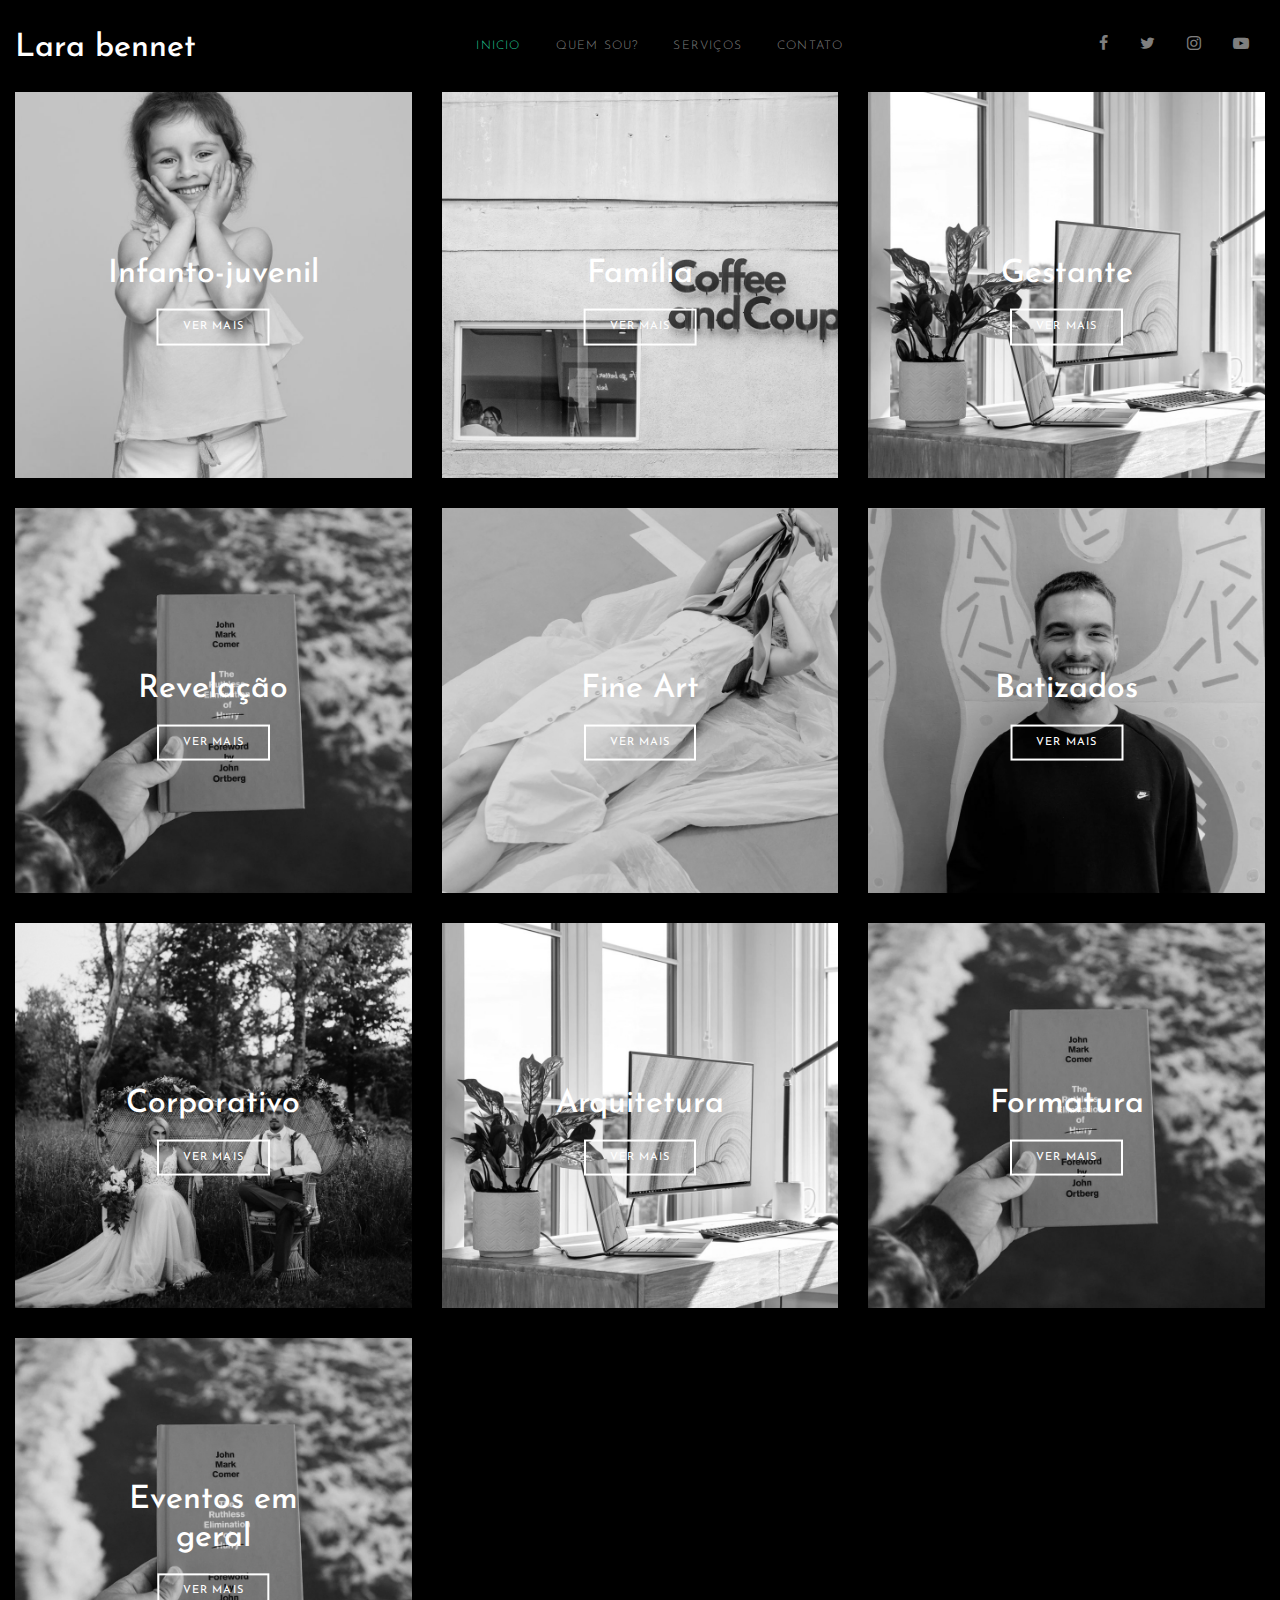
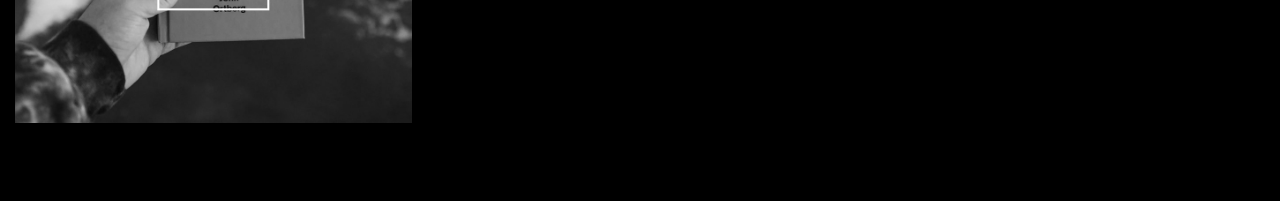
<file: index.html>
<!DOCTYPE html>
<html lang="pt-br">

<head>
  <title>Lara Bennett&mdash; Fotografia</title>
  <meta charset="utf-8">
  <meta name="viewport" content="width=device-width, initial-scale=1, shrink-to-fit=no">

  <link href="https://fonts.googleapis.com/css2?family=Josefin+Sans:wght@400;700&family=Roboto+Mono:wght@400;700&display=swap" rel="stylesheet">
  <link rel="stylesheet" href="fonts/icomoon/style.css">
  <link rel="stylesheet" href="css/bootstrap.min.css">
  <link rel="stylesheet" href="css/magnific-popup.css">
  <link rel="stylesheet" href="css/jquery-ui.css">
  <link rel="stylesheet" href="css/owl.carousel.min.css">
  <link rel="stylesheet" href="css/owl.theme.default.min.css">
  <link rel="stylesheet" href="css/lightgallery.min.css">
  <link rel="stylesheet" href="css/bootstrap-datepicker.css">
  <link rel="stylesheet" href="fonts/flaticon/font/flaticon.css">
  <link rel="stylesheet" href="css/swiper.css">
  <link rel="stylesheet" href="css/aos.css">
  <link rel="stylesheet" href="css/style.css">

</head>

<body>

  <div class="site-wrap">

    <div class="site-mobile-menu">
      <div class="site-mobile-menu-header">
        <div class="site-mobile-menu-close mt-3">
          <span class="icon-close2 js-menu-toggle"></span>
        </div>
      </div>
      <div class="site-mobile-menu-body">

      </div>
    </div>




    <header class="site-navbar py-3" role="banner">

      <div class="container-fluid">
        <div class="row align-items-center">

          <div class="col-6 col-xl-2" data-aos="fade-down">
            <h1 class="mb-0"><a href="index.html" class="text-white h2 mb-0">Lara bennet</a></h1>
          </div>
          <div class="col-10 col-md-8 d-none d-xl-block" data-aos="fade-down">
            <nav class="site-navigation position-relative text-right text-lg-center" role="navigation">

              <ul class="site-menu js-clone-nav mx-auto d-none d-lg-block">
                <li class="active"><a href="index.html">Inicio</a></li>
                <li><a href="about.html">Quem sou?</a></li>
                <li><a href="services.html">Serviços</a></li>
                <li><a href="contact.html">Contato</a></li>
              </ul>
            </nav>
          </div>

          <div class="col-6 col-xl-2 text-right" data-aos="fade-down">
            <div class="d-none d-xl-inline-block">
              <ul class="site-menu js-clone-nav ml-auto list-unstyled d-flex text-right mb-0" data-class="social">
                <li>
                  <a href="#" class="pl-0 pr-3"><span class="icon-facebook"></span></a>
                </li>
                <li>
                  <a href="#" class="pl-3 pr-3"><span class="icon-twitter"></span></a>
                </li>
                <li>
                  <a href="#" class="pl-3 pr-3"><span class="icon-instagram"></span></a>
                </li>
                <li>
                  <a href="#" class="pl-3 pr-3"><span class="icon-youtube-play"></span></a>
                </li>
              </ul>
            </div>

            <div class="d-inline-block d-xl-none ml-md-0 mr-auto py-3" style="position: relative; top: 3px;"><a href="#" class="site-menu-toggle js-menu-toggle text-white"><span class="icon-menu h3"></span></a></div>

          </div>

        </div>
      </div>

    </header>



    <div class="container-fluid" data-aos="fade" data-aos-delay="500">
      <div class="row">
        <div class="col-lg-4">

          <div class="image-wrap-2">
            <div class="image-info">
              <h2 class="mb-3">Infanto-juvenil</h2>
              <a href="Infanto-juvenil.html" class="btn btn-outline-white py-2 px-4">Ver mais</a>
            </div>
            <img src="images/menina-sorridente-comemorando-aniversario.jpg" alt="Image" class="img-fluid">
          </div>

        </div>
        <div class="col-lg-4">
          <div class="image-wrap-2">
            <div class="image-info">
              <h2 class="mb-3">Família</h2>
              <a href="familia.html" class="btn btn-outline-white py-2 px-4">Ver mais</a>
            </div>
            <img src="images/img_2.jpg" alt="Image" class="img-fluid">
          </div>
        </div>
        <div class="col-lg-4">
          <div class="image-wrap-2">
            <div class="image-info">
              <h2 class="mb-3">Gestante</h2>
              <a href="gestante.html" class="btn btn-outline-white py-2 px-4">Ver mais</a>
            </div>
            <img src="images/img_3.jpg" alt="Image" class="img-fluid">
          </div>
        </div>

        <div class="col-lg-4">
          <div class="image-wrap-2">
            <div class="image-info">
              <h2 class="mb-3">Revelação</h2>
              <a href="revelaçao.html" class="btn btn-outline-white py-2 px-4">Ver mais</a>
            </div>
            <img src="images/img_4.jpg" alt="Image" class="img-fluid">
          </div>
        </div>

        <div class="col-lg-4">
          <div class="image-wrap-2">
            <div class="image-info">
              <h2 class="mb-3">Fine Art</h2>
              <a href="fine-arte.html" class="btn btn-outline-white py-2 px-4">Ver mais</a>
            </div>
            <img src="images/img_5.jpg" alt="Image" class="img-fluid">
          </div>
        </div>

        <div class="col-lg-4">
          <div class="image-wrap-2">
            <div class="image-info">
              <h2 class="mb-3">Batizados</h2>
              <a href="batizado.html" class="btn btn-outline-white py-2 px-4">Ver mais</a>
            </div>
            <img src="images/img_6.jpg" alt="Image" class="img-fluid">
          </div>
        </div>

        <div class="col-lg-4">
          <div class="image-wrap-2">
            <div class="image-info">
              <h2 class="mb-3">Corporativo</h2>
              <a href="corporativo.html" class="btn btn-outline-white py-2 px-4">Ver mais</a>
            </div>
            <img src="images/img_7.jpg" alt="Image" class="img-fluid">
          </div>
        </div>

        <div class="col-lg-4">
          <div class="image-wrap-2">
            <div class="image-info">
              <h2 class="mb-3">Arquitetura</h2>
              <a href="arquitetura.html" class="btn btn-outline-white py-2 px-4">Ver mais</a>
            </div>
            <img src="images/img_3.jpg" alt="Image" class="img-fluid">
          </div>
        </div>

        <div class="col-lg-4">
          <div class="image-wrap-2">
            <div class="image-info">
              <h2 class="mb-3">Formatura</h2>
              <a href="formatura.html" class="btn btn-outline-white py-2 px-4">Ver mais</a>
            </div>
            <img src="images/img_4.jpg" alt="Image" class="img-fluid">
          </div>
        </div>

        <div class="col-lg-4">
          <div class="image-wrap-2">
            <div class="image-info">
              <h2 class="mb-3">Eventos em geral</h2>
              <a href="eventos-em-geral.html" class="btn btn-outline-white py-2 px-4">Ver mais</a>
            </div>
            <img src="images/img_4.jpg" alt="Image" class="img-fluid">
          </div>
        </div>

      </div>
    </div>

    <div class="footer py-4">
      <div class="container-fluid text-center">
      </div>
    </div>
  </div>

  <script src="js/jquery-3.3.1.min.js"></script>
  <script src="js/jquery-migrate-3.0.1.min.js"></script>
  <script src="js/jquery-ui.js"></script>
  <script src="js/popper.min.js"></script>
  <script src="js/bootstrap.min.js"></script>
  <script src="js/owl.carousel.min.js"></script>
  <script src="js/jquery.stellar.min.js"></script>
  <script src="js/jquery.countdown.min.js"></script>
  <script src="js/jquery.magnific-popup.min.js"></script>
  <script src="js/bootstrap-datepicker.min.js"></script>
  <script src="js/swiper.min.js"></script>
  <script src="js/aos.js"></script>

  <script src="js/picturefill.min.js"></script>
  <script src="js/lightgallery-all.min.js"></script>
  <script src="js/jquery.mousewheel.min.js"></script>

  <script src="js/main.js"></script>

  <script>
    $(document).ready(function () {
      $('#lightgallery').lightGallery();
    });
  </script>

</body>

</html>
</file>
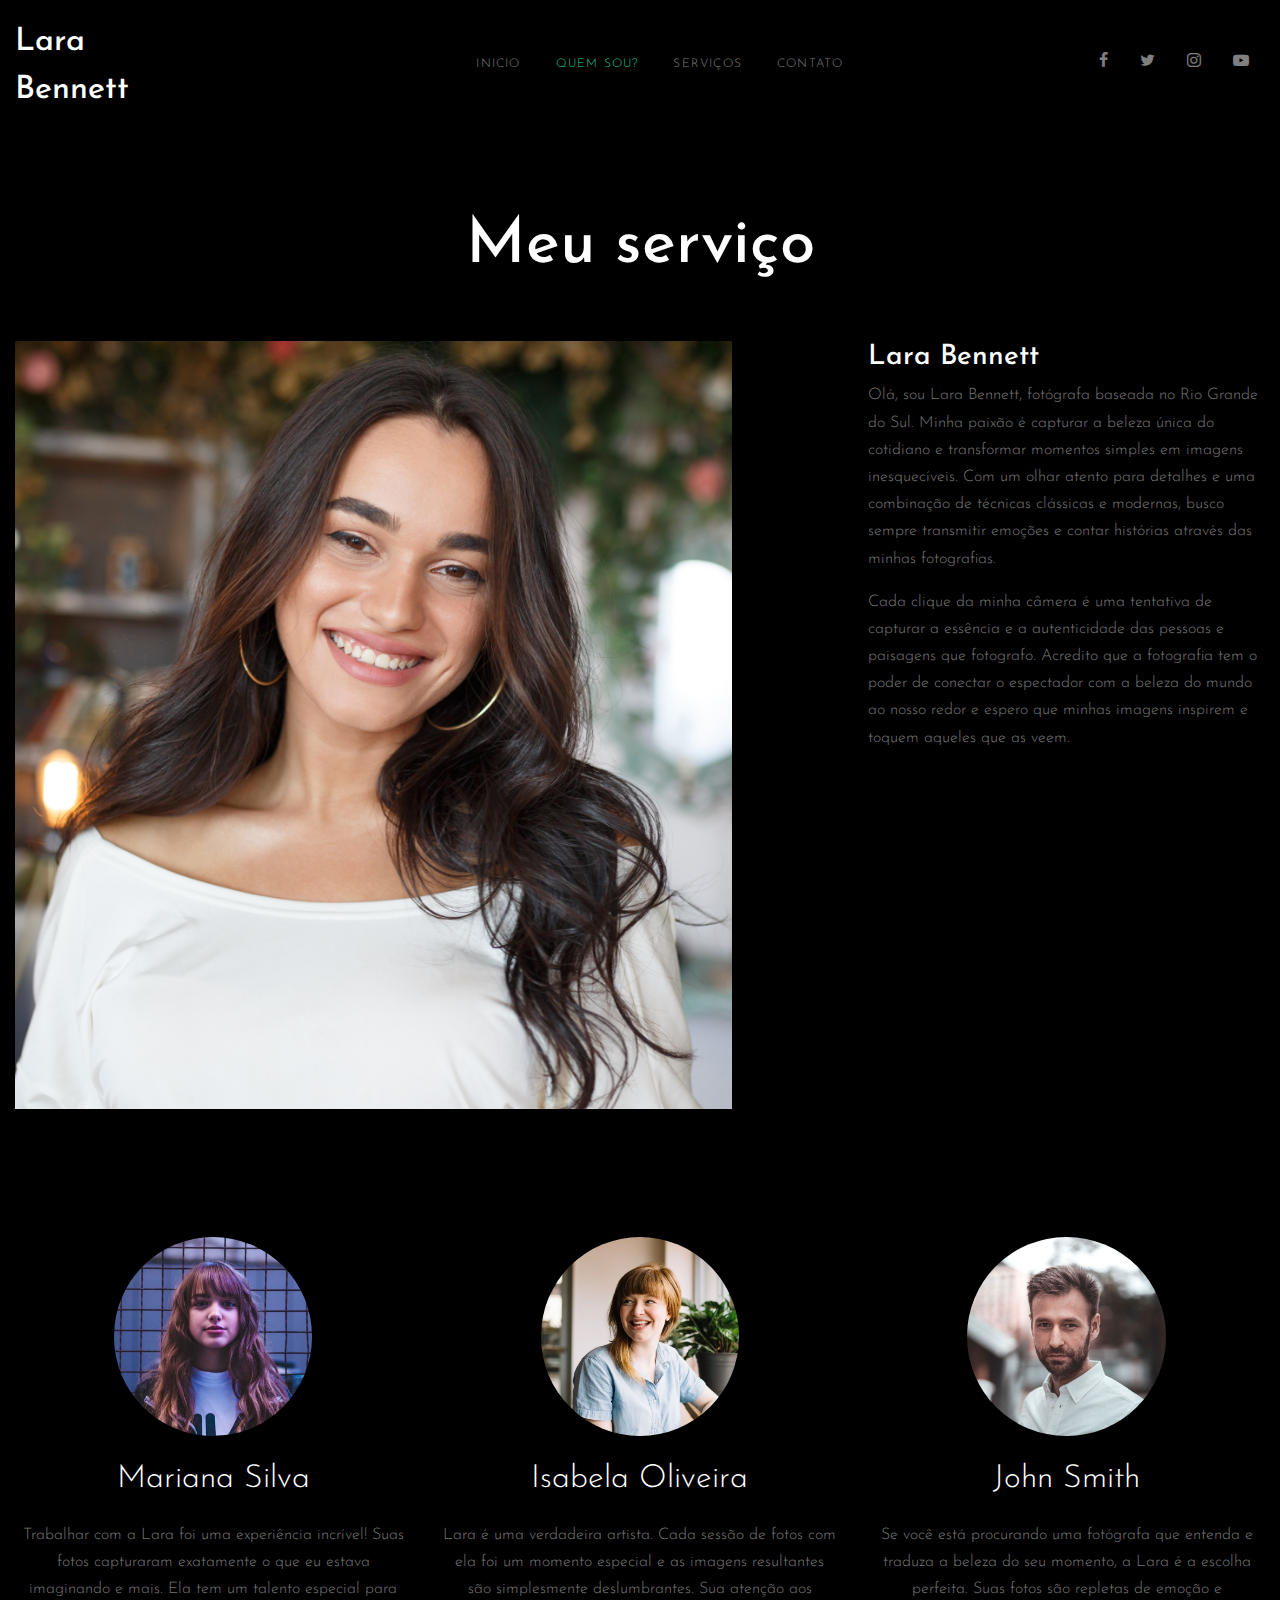
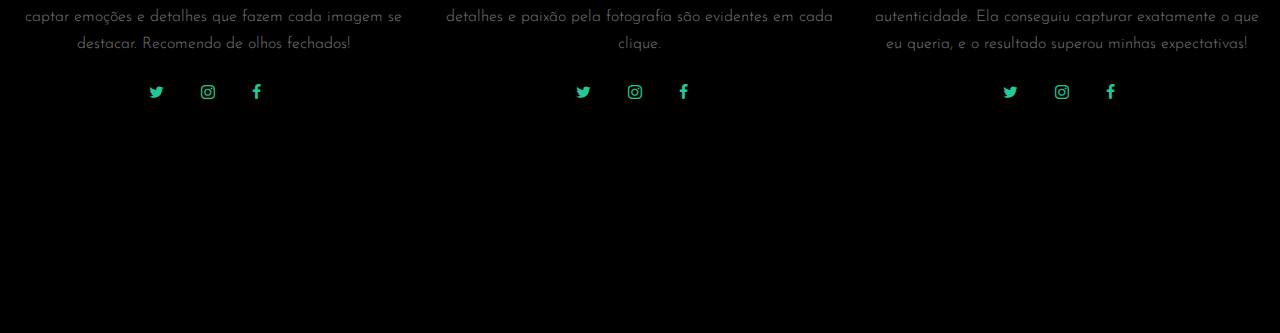
<file: about.html>
<!DOCTYPE html>
<html lang="pt-br">

<head>
  <title>Lara Bennett &mdash; Fotografia</title>
  <meta charset="utf-8">
  <meta name="viewport" content="width=device-width, initial-scale=1, shrink-to-fit=no">

  <link href="https://fonts.googleapis.com/css2?family=Josefin+Sans:wght@400;700&family=Roboto+Mono:wght@400;700&display=swap" rel="stylesheet">
  <link rel="stylesheet" href="fonts/icomoon/style.css">

  <link rel="stylesheet" href="css/bootstrap.min.css">
  <link rel="stylesheet" href="css/magnific-popup.css">
  <link rel="stylesheet" href="css/jquery-ui.css">
  <link rel="stylesheet" href="css/owl.carousel.min.css">
  <link rel="stylesheet" href="css/owl.theme.default.min.css">

  <link rel="stylesheet" href="css/lightgallery.min.css">

  <link rel="stylesheet" href="css/bootstrap-datepicker.css">

  <link rel="stylesheet" href="fonts/flaticon/font/flaticon.css">

  <link rel="stylesheet" href="css/swiper.css">

  <link rel="stylesheet" href="css/aos.css">

  <link rel="stylesheet" href="css/style.css">

</head>

<body>
  <div class="site-wrap">

    <div class="site-mobile-menu">
      <div class="site-mobile-menu-header">
        <div class="site-mobile-menu-close mt-3">
          <span class="icon-close2 js-menu-toggle"></span>
        </div>
      </div>
      <div class="site-mobile-menu-body">

      </div>
    </div>




    <header class="site-navbar py-3" role="banner">

      <div class="container-fluid">
        <div class="row align-items-center">

          <div class="col-6 col-xl-2" data-aos="fade-down">
            <h1 class="mb-0"><a href="index.html" class="text-white h2 mb-0">Lara Bennett</a></h1>
          </div>
          <div class="col-10 col-md-8 d-none d-xl-block" data-aos="fade-down">
            <nav class="site-navigation position-relative text-right text-lg-center" role="navigation">

              <ul class="site-menu js-clone-nav mx-auto d-none d-lg-block">
                <li><a href="index.html">Inicio</a></li>
                <li class="active"><a href="about.html">Quem sou?</a></li>
                <li><a href="services.html">Serviços</a></li>
                <li><a href="contact.html">Contato</a></li>
              </ul>
            </nav>
          </div>

          <div class="col-6 col-xl-2 text-right" data-aos="fade-down">
            <div class="d-none d-xl-inline-block">
              <ul class="site-menu js-clone-nav ml-auto list-unstyled d-flex text-right mb-0" data-class="social">
                <li>
                  <a href="#" class="pl-0 pr-3"><span class="icon-facebook"></span></a>
                </li>
                <li>
                  <a href="#" class="pl-3 pr-3"><span class="icon-twitter"></span></a>
                </li>
                <li>
                  <a href="#" class="pl-3 pr-3"><span class="icon-instagram"></span></a>
                </li>
                <li>
                  <a href="#" class="pl-3 pr-3"><span class="icon-youtube-play"></span></a>
                </li>
              </ul>
            </div>

            <div class="d-inline-block d-xl-none ml-md-0 mr-auto py-3" style="position: relative; top: 3px;"><a href="#" class="site-menu-toggle js-menu-toggle text-white"><span class="icon-menu h3"></span></a></div>

          </div>

        </div>
      </div>

    </header>



    <div class="site-section" data-aos="fade">
      <div class="container-fluid">

        <div class="row justify-content-center">

          <div class="col-md-7">
            <div class="row mb-5">
              <div class="col-12 ">
                <h2 class="site-section-heading text-center">Meu serviço</h2>
              </div>
            </div>
          </div>

        </div>

        <div class="row mb-5">
          <div class="col-md-7">
            <img src="images/Lara/retrato-de-uma-jovem-linda-modelo-de-pe-e-sorrindo-para-a-camera-foto-de-alta-qualidade(1).jpg" alt="Images" class="img-fluid">
          </div>
          <div class="col-md-4 ml-auto">
            <h3 class="text-white row-sobre">Lara Bennett</h3>
            <p class="row-sobre">Olá, sou Lara Bennett, fotógrafa baseada no Rio Grande do Sul. Minha paixão é capturar a beleza única do cotidiano e transformar momentos simples em imagens inesquecíveis. Com um olhar atento para detalhes e uma combinação de técnicas clássicas e modernas, busco sempre transmitir emoções e contar histórias através das minhas fotografias.</p>

            <p class="row-sobre">Cada clique da minha câmera é uma tentativa de capturar a essência e a autenticidade das pessoas e paisagens que fotografo. Acredito que a fotografia tem o poder de conectar o espectador com a beleza do mundo ao nosso redor e espero que minhas imagens inspirem e toquem aqueles que as veem.</p>
          </div>
        </div>


        <div class="row site-section">
          <div class="col-md-6 col-lg-6 col-xl-4 text-center mb-5">
            <img src="images/person_1.jpg" alt="Image" class="img-fluid w-50 rounded-circle mb-4">
            <h2 class="text-white font-weight-light mb-4">Mariana Silva</h2>
            <p class="mb-4">Trabalhar com a Lara foi uma experiência incrível! Suas fotos capturaram exatamente o que eu estava imaginando e mais. Ela tem um talento especial para captar emoções e detalhes que fazem cada imagem se destacar. Recomendo de olhos fechados!</p>
            <p>
              <a href="#" class="pl-0 pr-3"><span class="icon-twitter"></span></a>
              <a href="#" class="pl-3 pr-3"><span class="icon-instagram"></span></a>
              <a href="#" class="pl-3 pr-3"><span class="icon-facebook"></span></a>
            </p>
          </div>
          <div class="col-md-6 col-lg-6 col-xl-4 text-center mb-5">
            <img src="images/person_2.jpg" alt="Image" class="img-fluid w-50 rounded-circle mb-4">
            <h2 class="text-white font-weight-light mb-4">Isabela Oliveira</h2>
            <p class="mb-4">Lara é uma verdadeira artista. Cada sessão de fotos com ela foi um momento especial e as imagens resultantes são simplesmente deslumbrantes. Sua atenção aos detalhes e paixão pela fotografia são evidentes em cada clique.</p>
            <p>
              <a href="#" class="pl-0 pr-3"><span class="icon-twitter"></span></a>
              <a href="#" class="pl-3 pr-3"><span class="icon-instagram"></span></a>
              <a href="#" class="pl-3 pr-3"><span class="icon-facebook"></span></a>
            </p>
          </div>
          <div class="col-md-6 col-lg-6 col-xl-4 text-center mb-5">
            <img src="images/person_4.jpg" alt="Image" class="img-fluid w-50 rounded-circle mb-4">
            <h2 class="text-white font-weight-light mb-4">John Smith</h2>
            <p class="mb-4">Se você está procurando uma fotógrafa que entenda e traduza a beleza do seu momento, a Lara é a escolha perfeita. Suas fotos são repletas de emoção e autenticidade. Ela conseguiu capturar exatamente o que eu queria, e o resultado superou minhas expectativas!</p>
            <p>
              <a href="#" class="pl-0 pr-3"><span class="icon-twitter"></span></a>
              <a href="#" class="pl-3 pr-3"><span class="icon-instagram"></span></a>
              <a href="#" class="pl-3 pr-3"><span class="icon-facebook"></span></a>
            </p>
          </div>
        </div>
      </div>
    </div>






  </div>

  <script src="js/jquery-3.3.1.min.js"></script>
  <script src="js/jquery-migrate-3.0.1.min.js"></script>
  <script src="js/jquery-ui.js"></script>
  <script src="js/popper.min.js"></script>
  <script src="js/bootstrap.min.js"></script>
  <script src="js/owl.carousel.min.js"></script>
  <script src="js/jquery.stellar.min.js"></script>
  <script src="js/jquery.countdown.min.js"></script>
  <script src="js/jquery.magnific-popup.min.js"></script>
  <script src="js/bootstrap-datepicker.min.js"></script>
  <script src="js/swiper.min.js"></script>
  <script src="js/aos.js"></script>

  <script src="js/picturefill.min.js"></script>
  <script src="js/lightgallery-all.min.js"></script>
  <script src="js/jquery.mousewheel.min.js"></script>

  <script src="js/main.js"></script>

  <script>
    $(document).ready(function () {
      $('#lightgallery').lightGallery();
    });
  </script>

</body>

</html>
</file>
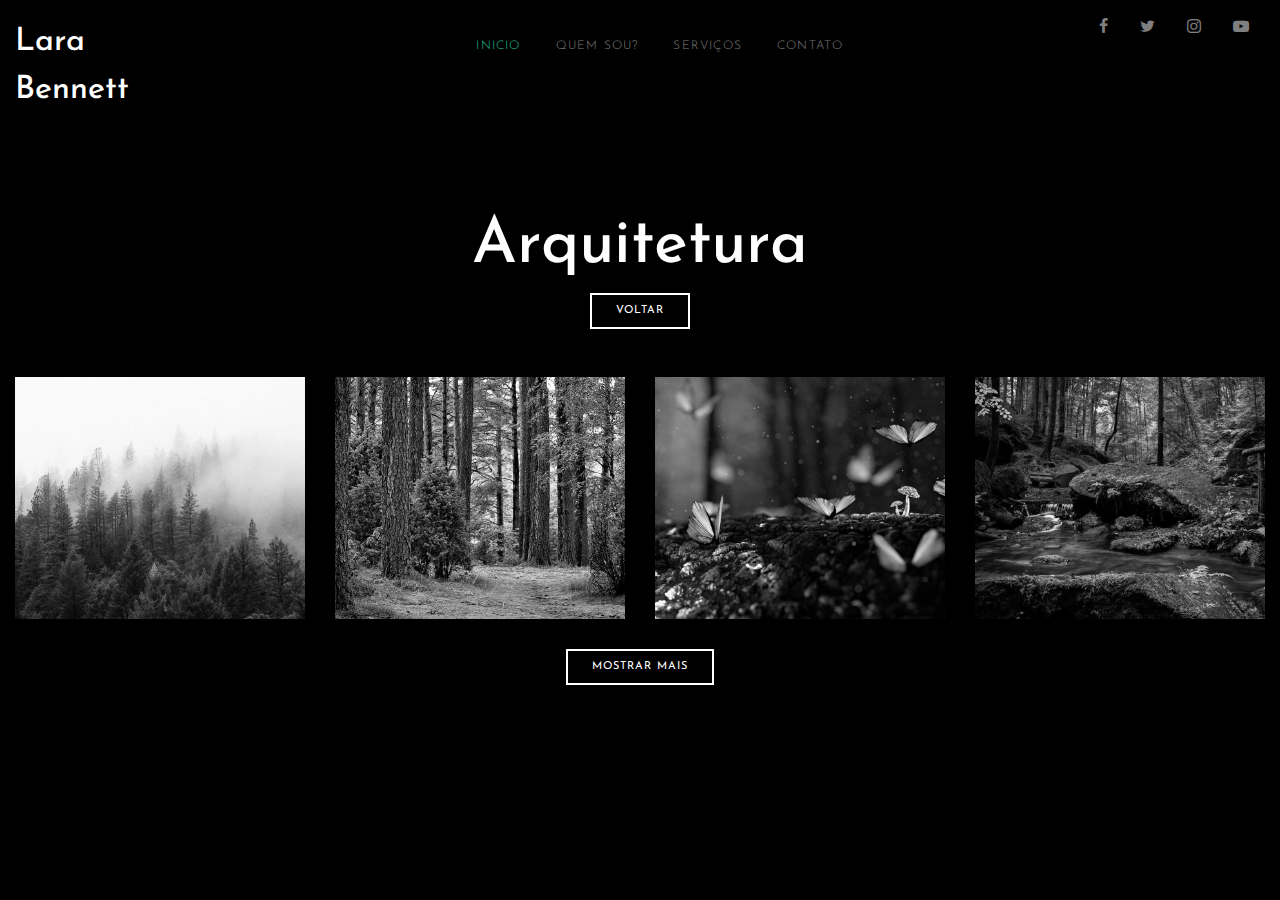
<file: arquitetura.html>
<!DOCTYPE html>
<html lang="pt-br">

<head>
  <title>Lara Bennett &mdash; Fotografia</title>
  <meta charset="utf-8">
  <meta name="viewport" content="width=device-width, initial-scale=1, shrink-to-fit=no">

  <link href="https://fonts.googleapis.com/css2?family=Josefin+Sans:wght@400;700&family=Roboto+Mono:wght@400;700&display=swap" rel="stylesheet">
  <link rel="stylesheet" href="fonts/icomoon/style.css">

  <link rel="stylesheet" href="css/bootstrap.min.css">
  <link rel="stylesheet" href="css/magnific-popup.css">
  <link rel="stylesheet" href="css/jquery-ui.css">
  <link rel="stylesheet" href="css/owl.carousel.min.css">
  <link rel="stylesheet" href="css/owl.theme.default.min.css">

  <link rel="stylesheet" href="css/lightgallery.min.css">

  <link rel="stylesheet" href="css/bootstrap-datepicker.css">

  <link rel="stylesheet" href="fonts/flaticon/font/flaticon.css">

  <link rel="stylesheet" href="css/swiper.css">

  <link rel="stylesheet" href="css/aos.css">

  <link rel="stylesheet" href="css/style.css">

</head>

<body>

  <div class="site-wrap">

    <div class="site-mobile-menu">
      <div class="site-mobile-menu-header">
        <div class="site-mobile-menu-close mt-3">
          <span class="icon-close2 js-menu-toggle"></span>
        </div>
      </div>
      <div class="site-mobile-menu-body">

      </div>
    </div>




    <header class="site-navbar py-3" role="banner">

      <div class="container-fluid">
        <div class="row align-item esconders-center">

          <div class="col-6 col-xl-2" data-aos="fade-down">
            <h1 class="mb-0"><a href="index.html" class="text-white h2 mb-0">Lara Bennett</a></h1>
          </div>
          <div class="col-10 col-md-8 d-none d-xl-block" data-aos="fade-down">
            <nav class="site-navigation position-relative text-right text-lg-center" role="navigation">

              <ul class="site-menu js-clone-nav mx-auto d-none d-lg-block">
                <li class="active"><a href="index.html">Inicio</a></li>
                <li><a href="about.html">Quem sou?</a></li>
                <li><a href="services.html">Serviços</a></li>
                <li><a href="contact.html">Contato</a></li>
              </ul>
            </nav>
          </div>

          <div class="col-6 col-xl-2 text-right" data-aos="fade-down">
            <div class="d-none d-xl-inline-block">
              <ul class="site-menu js-clone-nav ml-auto list-unstyled d-flex text-right mb-0" data-class="social">
                <li>
                  <a href="#" class="pl-0 pr-3"><span class="icon-facebook"></span></a>
                </li>
                <li>
                  <a href="#" class="pl-3 pr-3"><span class="icon-twitter"></span></a>
                </li>
                <li>
                  <a href="#" class="pl-3 pr-3"><span class="icon-instagram"></span></a>
                </li>
                <li>
                  <a href="#" class="pl-3 pr-3"><span class="icon-youtube-play"></span></a>
                </li>
              </ul>
            </div>

            <div class="d-inline-block d-xl-none ml-md-0 mr-auto py-3" style="position: relative; top: 3px;"><a href="#" class="site-menu-toggle js-menu-toggle text-white"><span class="icon-menu h3"></span></a></div>

          </div>

        </div>
      </div>

    </header>



    <div class="site-section" data-aos="fade">
      <div class="container-fluid">

        <div class="row justify-content-center">

          <div class="col-md-7">
            <div class="row mb-5">
              <div class="col-12 ">
                <h2 class="site-section-heading text-center">Arquitetura</h2>
                <div class="btn-container">
                  <a href="index.html" class="btn btn-outline-white py-2 px-4">Voltar</a>
                </div>
              </div>

            </div>

          </div>

        </div>
        <div class="row" id="lightgallery">
          <div class="col-sm-6 col-md-4 col-lg-3 col-xl-3 item" data-aos="fade" data-src="images/big-images/nature_big_1.jpg">
            <a href="#"><img src="images/nature_small_1.jpg" class="img-fluid"></a>
          </div>
          <div class="col-sm-6 col-md-4 col-lg-3 col-xl-3 item" data-aos="fade" data-src="images/big-images/nature_big_2.jpg">
            <a href="#"><img src="images/nature_small_2.jpg" class="img-fluid"></a>
          </div>
          <div class="col-sm-6 col-md-4 col-lg-3 col-xl-3 item" data-aos="fade" data-src="images/big-images/nature_big_3.jpg">
            <a href="#"><img src="images/nature_small_3.jpg" class="img-fluid"></a>
          </div>
          <div class="col-sm-6 col-md-4 col-lg-3 col-xl-3 item" data-aos="fade" data-src="images/big-images/nature_big_4.jpg"> <a href="#"><img src="images/nature_small_4.jpg" class="img-fluid"></a>
          </div>




          <div class="col-sm-6 col-md-4 col-lg-3 col-xl-3 item esconder" data-aos="fade" data-src="images/big-images/nature_big_5.jpg">
            <a href="#"><img src="images/nature_small_5.jpg" class="img-fluid"></a>
          </div>
          <div class="col-sm-6 col-md-4 col-lg-3 col-xl-3 item esconder" data-aos="fade" data-src="images/big-images/nature_big_6.jpg">
            <a href="#"><img src="images/nature_small_6.jpg" class="img-fluid"></a>
          </div>

          <div class="col-sm-6 col-md-4 col-lg-3 col-xl-3 item esconder" data-aos="fade" data-src="images/big-images/nature_big_7.jpg">
            <a href="#"><img src="images/nature_small_7.jpg" class="img-fluid"></a>
          </div>
          <div class="col-sm-6 col-md-4 col-lg-3 col-xl-3 item esconder" data-aos="fade" data-src="images/big-images/nature_big_8.jpg">
            <a href="#"><img src="images/nature_small_8.jpg" class="img-fluid"></a>
          </div>
          <div class="col-sm-6 col-md-4 col-lg-3 col-xl-3 item esconder" data-aos="fade" data-src="images/big-images/nature_big_9.jpg">
            <a href="#"><img src="images/nature_small_9.jpg" class="img-fluid"></a>
          </div>

          <div class="col-sm-6 col-md-4 col-lg-3 col-xl-3 item esconder" data-aos="fade" data-src="images/big-images/nature_big_9.jpg">
            <a href="#"><img src="images/nature_small_9.jpg" class="img-fluid"></a>
          </div>
          <div class="col-sm-6 col-md-4 col-lg-3 col-xl-3 item esconder" data-aos="fade" data-src="images/big-images/nature_big_8.jpg"> <a href="#"><img src="images/nature_small_8.jpg" class="img-fluid"></a>
          </div>
          <div class="col-sm-6 col-md-4 col-lg-3 col-xl-3 item esconder" data-aos="fade" data-src="images/big-images/nature_big_7.jpg">
            <a href="#"><img src="images/nature_small_7.jpg" class="img-fluid"></a>
          </div>
          <div class="col-sm-6 col-md-4 col-lg-3 col-xl-3 item esconder" data-aos="fade" data-src="images/big-images/nature_big_6.jpg">
            <a href="#"><img src="images/nature_small_6.jpg" class="img-fluid"></a>
          </div>
          <div class="col-sm-6 col-md-4 col-lg-3 col-xl-3 item esconder" data-aos="fade" data-src="images/big-images/nature_big_5.jpg">
            <a href="#"><img src="images/nature_small_5.jpg" class="img-fluid"></a>
          </div>
          <div class="col-sm-6 col-md-4 col-lg-3 col-xl-3 item esconder" data-aos="fade" data-src="images/big-images/nature_big_4.jpg">
            <a href="#"><img src="images/nature_small_4.jpg" class="img-fluid"></a>
          </div>
          <div class="col-sm-6 col-md-4 col-lg-3 col-xl-3 item esconder" data-aos="fade" data-src="images/big-images/nature_big_3.jpg">
            <a href="#"><img src="images/nature_small_3.jpg" class="img-fluid"></a>
          </div>
        </div>
      </div>
      <div class="btn-container">
        <a id="show-or-hide" class="btn white btn-outline-white py-2 px-4">Mostrar mais</a>
      </div>


    </div>
  </div>
  </div>







  </div>

  <script src="js/jquery-3.3.1.min.js"></script>
  <script src="js/jquery-migrate-3.0.1.min.js"></script>
  <script src="js/jquery-ui.js"></script>
  <script src="js/popper.min.js"></script>
  <script src="js/bootstrap.min.js"></script>
  <script src="js/owl.carousel.min.js"></script>
  <script src="js/jquery.stellar.min.js"></script>
  <script src="js/jquery.countdown.min.js"></script>
  <script src="js/jquery.magnific-popup.min.js"></script>
  <script src="js/bootstrap-datepicker.min.js"></script>
  <script src="js/swiper.min.js"></script>
  <script src="js/aos.js"></script>

  <script src="js/picturefill.min.js"></script>
  <script src="js/lightgallery-all.min.js"></script>
  <script src="js/jquery.mousewheel.min.js"></script>

  <script src="js/main.js"></script>
  <script defer src="js/show-or-hide.js"></script>

  <script>
    $(document).ready(function () {
      $('#lightgallery').lightGallery();
    });
  </script>

</body>

</html>
</file>
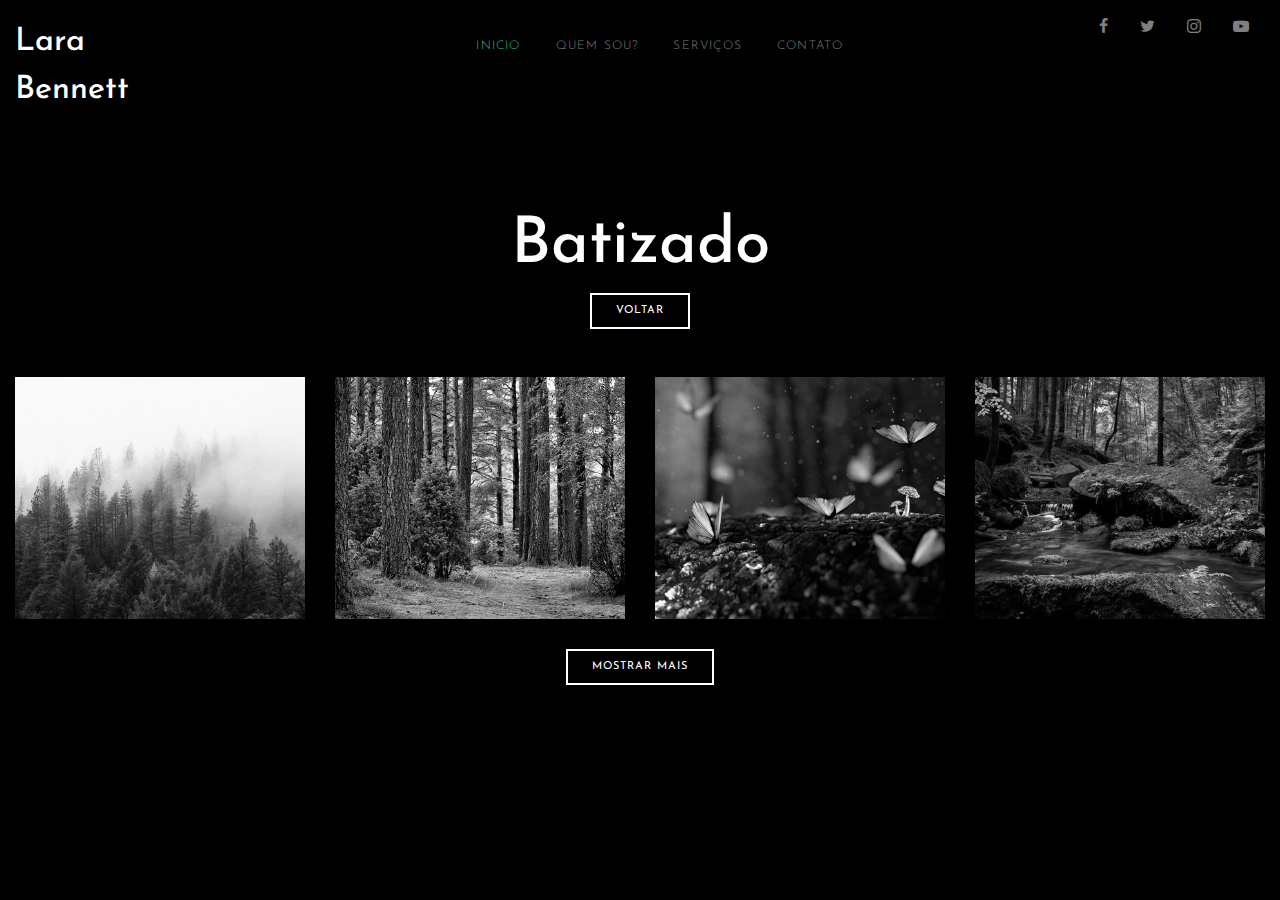
<file: batizado.html>
<!DOCTYPE html>
<html lang="pt-br">

<head>
  <title>Lara Bennett &mdash; Fotografia</title>
  <meta charset="utf-8">
  <meta name="viewport" content="width=device-width, initial-scale=1, shrink-to-fit=no">

  <link href="https://fonts.googleapis.com/css2?family=Josefin+Sans:wght@400;700&family=Roboto+Mono:wght@400;700&display=swap" rel="stylesheet">
  <link rel="stylesheet" href="fonts/icomoon/style.css">

  <link rel="stylesheet" href="css/bootstrap.min.css">
  <link rel="stylesheet" href="css/magnific-popup.css">
  <link rel="stylesheet" href="css/jquery-ui.css">
  <link rel="stylesheet" href="css/owl.carousel.min.css">
  <link rel="stylesheet" href="css/owl.theme.default.min.css">

  <link rel="stylesheet" href="css/lightgallery.min.css">

  <link rel="stylesheet" href="css/bootstrap-datepicker.css">

  <link rel="stylesheet" href="fonts/flaticon/font/flaticon.css">

  <link rel="stylesheet" href="css/swiper.css">

  <link rel="stylesheet" href="css/aos.css">

  <link rel="stylesheet" href="css/style.css">

</head>

<body>

  <div class="site-wrap">

    <div class="site-mobile-menu">
      <div class="site-mobile-menu-header">
        <div class="site-mobile-menu-close mt-3">
          <span class="icon-close2 js-menu-toggle"></span>
        </div>
      </div>
      <div class="site-mobile-menu-body">

      </div>
    </div>




    <header class="site-navbar py-3" role="banner">

      <div class="container-fluid">
        <div class="row align-item esconders-center">

          <div class="col-6 col-xl-2" data-aos="fade-down">
            <h1 class="mb-0"><a href="index.html" class="text-white h2 mb-0">Lara Bennett</a></h1>
          </div>
          <div class="col-10 col-md-8 d-none d-xl-block" data-aos="fade-down">
            <nav class="site-navigation position-relative text-right text-lg-center" role="navigation">

              <ul class="site-menu js-clone-nav mx-auto d-none d-lg-block">
                <li class="active"><a href="index.html">Inicio</a></li>
                <li><a href="about.html">Quem sou?</a></li>
                <li><a href="services.html">Serviços</a></li>
                <li><a href="contact.html">Contato</a></li>
              </ul>
            </nav>
          </div>

          <div class="col-6 col-xl-2 text-right" data-aos="fade-down">
            <div class="d-none d-xl-inline-block">
              <ul class="site-menu js-clone-nav ml-auto list-unstyled d-flex text-right mb-0" data-class="social">
                <li>
                  <a href="#" class="pl-0 pr-3"><span class="icon-facebook"></span></a>
                </li>
                <li>
                  <a href="#" class="pl-3 pr-3"><span class="icon-twitter"></span></a>
                </li>
                <li>
                  <a href="#" class="pl-3 pr-3"><span class="icon-instagram"></span></a>
                </li>
                <li>
                  <a href="#" class="pl-3 pr-3"><span class="icon-youtube-play"></span></a>
                </li>
              </ul>
            </div>

            <div class="d-inline-block d-xl-none ml-md-0 mr-auto py-3" style="position: relative; top: 3px;"><a href="#" class="site-menu-toggle js-menu-toggle text-white"><span class="icon-menu h3"></span></a></div>

          </div>

        </div>
      </div>

    </header>



    <div class="site-section" data-aos="fade">
      <div class="container-fluid">

        <div class="row justify-content-center">

          <div class="col-md-7">
            <div class="row mb-5">
              <div class="col-12 ">
                <h2 class="site-section-heading text-center">Batizado</h2>
                <div class="btn-container">
                  <a href="index.html" class="btn btn-outline-white py-2 px-4">Voltar</a>
                </div>
              </div>

            </div>

          </div>

        </div>
        <div class="row" id="lightgallery">
          <div class="col-sm-6 col-md-4 col-lg-3 col-xl-3 item" data-aos="fade" data-src="images/big-images/nature_big_1.jpg">
            <a href="#"><img src="images/nature_small_1.jpg" class="img-fluid"></a>
          </div>
          <div class="col-sm-6 col-md-4 col-lg-3 col-xl-3 item" data-aos="fade" data-src="images/big-images/nature_big_2.jpg">
            <a href="#"><img src="images/nature_small_2.jpg" class="img-fluid"></a>
          </div>
          <div class="col-sm-6 col-md-4 col-lg-3 col-xl-3 item" data-aos="fade" data-src="images/big-images/nature_big_3.jpg">
            <a href="#"><img src="images/nature_small_3.jpg" class="img-fluid"></a>
          </div>
          <div class="col-sm-6 col-md-4 col-lg-3 col-xl-3 item" data-aos="fade" data-src="images/big-images/nature_big_4.jpg"> <a href="#"><img src="images/nature_small_4.jpg" class="img-fluid"></a>
          </div>




          <div class="col-sm-6 col-md-4 col-lg-3 col-xl-3 item esconder" data-aos="fade" data-src="images/big-images/nature_big_5.jpg">
            <a href="#"><img src="images/nature_small_5.jpg" class="img-fluid"></a>
          </div>
          <div class="col-sm-6 col-md-4 col-lg-3 col-xl-3 item esconder" data-aos="fade" data-src="images/big-images/nature_big_6.jpg">
            <a href="#"><img src="images/nature_small_6.jpg" class="img-fluid"></a>
          </div>

          <div class="col-sm-6 col-md-4 col-lg-3 col-xl-3 item esconder" data-aos="fade" data-src="images/big-images/nature_big_7.jpg">
            <a href="#"><img src="images/nature_small_7.jpg" class="img-fluid"></a>
          </div>
          <div class="col-sm-6 col-md-4 col-lg-3 col-xl-3 item esconder" data-aos="fade" data-src="images/big-images/nature_big_8.jpg">
            <a href="#"><img src="images/nature_small_8.jpg" class="img-fluid"></a>
          </div>
          <div class="col-sm-6 col-md-4 col-lg-3 col-xl-3 item esconder" data-aos="fade" data-src="images/big-images/nature_big_9.jpg">
            <a href="#"><img src="images/nature_small_9.jpg" class="img-fluid"></a>
          </div>

          <div class="col-sm-6 col-md-4 col-lg-3 col-xl-3 item esconder" data-aos="fade" data-src="images/big-images/nature_big_9.jpg">
            <a href="#"><img src="images/nature_small_9.jpg" class="img-fluid"></a>
          </div>
          <div class="col-sm-6 col-md-4 col-lg-3 col-xl-3 item esconder" data-aos="fade" data-src="images/big-images/nature_big_8.jpg"> <a href="#"><img src="images/nature_small_8.jpg" class="img-fluid"></a>
          </div>
          <div class="col-sm-6 col-md-4 col-lg-3 col-xl-3 item esconder" data-aos="fade" data-src="images/big-images/nature_big_7.jpg">
            <a href="#"><img src="images/nature_small_7.jpg" class="img-fluid"></a>
          </div>
          <div class="col-sm-6 col-md-4 col-lg-3 col-xl-3 item esconder" data-aos="fade" data-src="images/big-images/nature_big_6.jpg">
            <a href="#"><img src="images/nature_small_6.jpg" class="img-fluid"></a>
          </div>
          <div class="col-sm-6 col-md-4 col-lg-3 col-xl-3 item esconder" data-aos="fade" data-src="images/big-images/nature_big_5.jpg">
            <a href="#"><img src="images/nature_small_5.jpg" class="img-fluid"></a>
          </div>
          <div class="col-sm-6 col-md-4 col-lg-3 col-xl-3 item esconder" data-aos="fade" data-src="images/big-images/nature_big_4.jpg">
            <a href="#"><img src="images/nature_small_4.jpg" class="img-fluid"></a>
          </div>
          <div class="col-sm-6 col-md-4 col-lg-3 col-xl-3 item esconder" data-aos="fade" data-src="images/big-images/nature_big_3.jpg">
            <a href="#"><img src="images/nature_small_3.jpg" class="img-fluid"></a>
          </div>
        </div>
      </div>
      <div class="btn-container">
        <a id="show-or-hide" class="btn white btn-outline-white py-2 px-4">Mostrar mais</a>
      </div>


    </div>
  </div>
  </div>







  </div>

  <script src="js/jquery-3.3.1.min.js"></script>
  <script src="js/jquery-migrate-3.0.1.min.js"></script>
  <script src="js/jquery-ui.js"></script>
  <script src="js/popper.min.js"></script>
  <script src="js/bootstrap.min.js"></script>
  <script src="js/owl.carousel.min.js"></script>
  <script src="js/jquery.stellar.min.js"></script>
  <script src="js/jquery.countdown.min.js"></script>
  <script src="js/jquery.magnific-popup.min.js"></script>
  <script src="js/bootstrap-datepicker.min.js"></script>
  <script src="js/swiper.min.js"></script>
  <script src="js/aos.js"></script>

  <script src="js/picturefill.min.js"></script>
  <script src="js/lightgallery-all.min.js"></script>
  <script src="js/jquery.mousewheel.min.js"></script>

  <script src="js/main.js"></script>
  <script defer src="js/show-or-hide.js"></script>

  <script>
    $(document).ready(function () {
      $('#lightgallery').lightGallery();
    });
  </script>

</body>

</html>
</file>
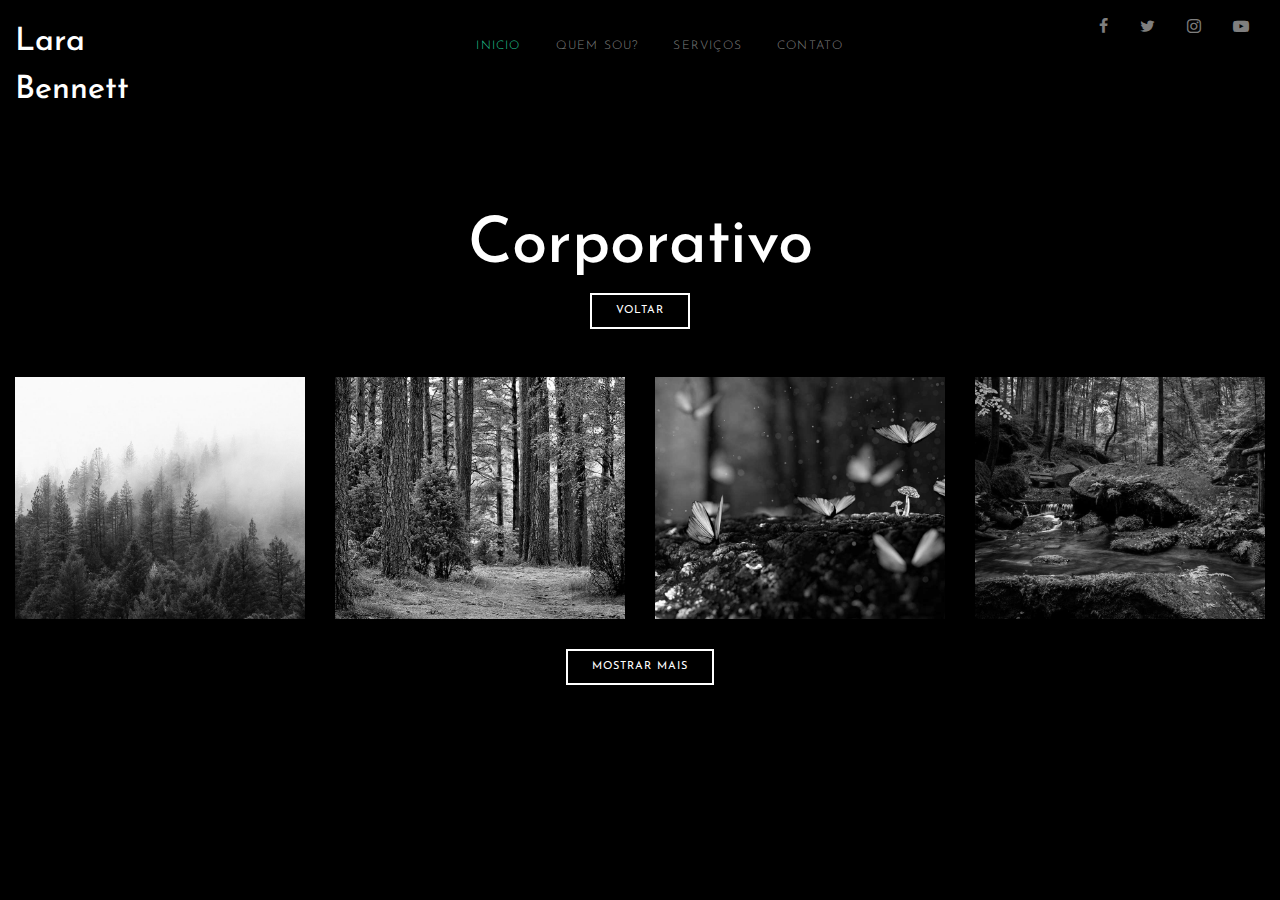
<file: corporativo.html>
<!DOCTYPE html>
<html lang="pt-br">

<head>
  <title>Lara Bennett&mdash; Fotografia</title>
  <meta charset="utf-8">
  <meta name="viewport" content="width=device-width, initial-scale=1, shrink-to-fit=no">

  <link href="https://fonts.googleapis.com/css2?family=Josefin+Sans:wght@400;700&family=Roboto+Mono:wght@400;700&display=swap" rel="stylesheet">
  <link rel="stylesheet" href="fonts/icomoon/style.css">

  <link rel="stylesheet" href="css/bootstrap.min.css">
  <link rel="stylesheet" href="css/magnific-popup.css">
  <link rel="stylesheet" href="css/jquery-ui.css">
  <link rel="stylesheet" href="css/owl.carousel.min.css">
  <link rel="stylesheet" href="css/owl.theme.default.min.css">

  <link rel="stylesheet" href="css/lightgallery.min.css">

  <link rel="stylesheet" href="css/bootstrap-datepicker.css">

  <link rel="stylesheet" href="fonts/flaticon/font/flaticon.css">

  <link rel="stylesheet" href="css/swiper.css">

  <link rel="stylesheet" href="css/aos.css">

  <link rel="stylesheet" href="css/style.css">

</head>

<body>

  <div class="site-wrap">

    <div class="site-mobile-menu">
      <div class="site-mobile-menu-header">
        <div class="site-mobile-menu-close mt-3">
          <span class="icon-close2 js-menu-toggle"></span>
        </div>
      </div>
      <div class="site-mobile-menu-body">

      </div>
    </div>




    <header class="site-navbar py-3" role="banner">

      <div class="container-fluid">
        <div class="row align-item esconders-center">

          <div class="col-6 col-xl-2" data-aos="fade-down">
            <h1 class="mb-0"><a href="index.html" class="text-white h2 mb-0">Lara Bennett</a></h1>
          </div>
          <div class="col-10 col-md-8 d-none d-xl-block" data-aos="fade-down">
            <nav class="site-navigation position-relative text-right text-lg-center" role="navigation">

              <ul class="site-menu js-clone-nav mx-auto d-none d-lg-block">
                <li class="active"><a href="index.html">Inicio</a></li>
                <li><a href="about.html">Quem sou?</a></li>
                <li><a href="services.html">Serviços</a></li>
                <li><a href="contact.html">Contato</a></li>
              </ul>
            </nav>
          </div>

          <div class="col-6 col-xl-2 text-right" data-aos="fade-down">
            <div class="d-none d-xl-inline-block">
              <ul class="site-menu js-clone-nav ml-auto list-unstyled d-flex text-right mb-0" data-class="social">
                <li>
                  <a href="#" class="pl-0 pr-3"><span class="icon-facebook"></span></a>
                </li>
                <li>
                  <a href="#" class="pl-3 pr-3"><span class="icon-twitter"></span></a>
                </li>
                <li>
                  <a href="#" class="pl-3 pr-3"><span class="icon-instagram"></span></a>
                </li>
                <li>
                  <a href="#" class="pl-3 pr-3"><span class="icon-youtube-play"></span></a>
                </li>
              </ul>
            </div>

            <div class="d-inline-block d-xl-none ml-md-0 mr-auto py-3" style="position: relative; top: 3px;"><a href="#" class="site-menu-toggle js-menu-toggle text-white"><span class="icon-menu h3"></span></a></div>

          </div>

        </div>
      </div>

    </header>



    <div class="site-section" data-aos="fade">
      <div class="container-fluid">

        <div class="row justify-content-center">

          <div class="col-md-7">
            <div class="row mb-5">
              <div class="col-12 ">
                <h2 class="site-section-heading text-center">Corporativo</h2>
                <div class="btn-container">
                  <a href="index.html" class="btn btn-outline-white py-2 px-4">Voltar</a>
                </div>
              </div>

            </div>

          </div>

        </div>
        <div class="row" id="lightgallery">
          <div class="col-sm-6 col-md-4 col-lg-3 col-xl-3 item" data-aos="fade" data-src="images/big-images/nature_big_1.jpg">
            <a href="#"><img src="images/nature_small_1.jpg" class="img-fluid"></a>
          </div>
          <div class="col-sm-6 col-md-4 col-lg-3 col-xl-3 item" data-aos="fade" data-src="images/big-images/nature_big_2.jpg">
            <a href="#"><img src="images/nature_small_2.jpg" class="img-fluid"></a>
          </div>
          <div class="col-sm-6 col-md-4 col-lg-3 col-xl-3 item" data-aos="fade" data-src="images/big-images/nature_big_3.jpg">
            <a href="#"><img src="images/nature_small_3.jpg" class="img-fluid"></a>
          </div>
          <div class="col-sm-6 col-md-4 col-lg-3 col-xl-3 item" data-aos="fade" data-src="images/big-images/nature_big_4.jpg"> <a href="#"><img src="images/nature_small_4.jpg" class="img-fluid"></a>
          </div>




          <div class="col-sm-6 col-md-4 col-lg-3 col-xl-3 item esconder" data-aos="fade" data-src="images/big-images/nature_big_5.jpg">
            <a href="#"><img src="images/nature_small_5.jpg" class="img-fluid"></a>
          </div>
          <div class="col-sm-6 col-md-4 col-lg-3 col-xl-3 item esconder" data-aos="fade" data-src="images/big-images/nature_big_6.jpg">
            <a href="#"><img src="images/nature_small_6.jpg" class="img-fluid"></a>
          </div>

          <div class="col-sm-6 col-md-4 col-lg-3 col-xl-3 item esconder" data-aos="fade" data-src="images/big-images/nature_big_7.jpg">
            <a href="#"><img src="images/nature_small_7.jpg" class="img-fluid"></a>
          </div>
          <div class="col-sm-6 col-md-4 col-lg-3 col-xl-3 item esconder" data-aos="fade" data-src="images/big-images/nature_big_8.jpg">
            <a href="#"><img src="images/nature_small_8.jpg" class="img-fluid"></a>
          </div>
          <div class="col-sm-6 col-md-4 col-lg-3 col-xl-3 item esconder" data-aos="fade" data-src="images/big-images/nature_big_9.jpg">
            <a href="#"><img src="images/nature_small_9.jpg" class="img-fluid"></a>
          </div>

          <div class="col-sm-6 col-md-4 col-lg-3 col-xl-3 item esconder" data-aos="fade" data-src="images/big-images/nature_big_9.jpg">
            <a href="#"><img src="images/nature_small_9.jpg" class="img-fluid"></a>
          </div>
          <div class="col-sm-6 col-md-4 col-lg-3 col-xl-3 item esconder" data-aos="fade" data-src="images/big-images/nature_big_8.jpg"> <a href="#"><img src="images/nature_small_8.jpg" class="img-fluid"></a>
          </div>
          <div class="col-sm-6 col-md-4 col-lg-3 col-xl-3 item esconder" data-aos="fade" data-src="images/big-images/nature_big_7.jpg">
            <a href="#"><img src="images/nature_small_7.jpg" class="img-fluid"></a>
          </div>
          <div class="col-sm-6 col-md-4 col-lg-3 col-xl-3 item esconder" data-aos="fade" data-src="images/big-images/nature_big_6.jpg">
            <a href="#"><img src="images/nature_small_6.jpg" class="img-fluid"></a>
          </div>
          <div class="col-sm-6 col-md-4 col-lg-3 col-xl-3 item esconder" data-aos="fade" data-src="images/big-images/nature_big_5.jpg">
            <a href="#"><img src="images/nature_small_5.jpg" class="img-fluid"></a>
          </div>
          <div class="col-sm-6 col-md-4 col-lg-3 col-xl-3 item esconder" data-aos="fade" data-src="images/big-images/nature_big_4.jpg">
            <a href="#"><img src="images/nature_small_4.jpg" class="img-fluid"></a>
          </div>
          <div class="col-sm-6 col-md-4 col-lg-3 col-xl-3 item esconder" data-aos="fade" data-src="images/big-images/nature_big_3.jpg">
            <a href="#"><img src="images/nature_small_3.jpg" class="img-fluid"></a>
          </div>
        </div>
      </div>
      <div class="btn-container">
        <a id="show-or-hide" class="btn white btn-outline-white py-2 px-4">Mostrar mais</a>
      </div>


    </div>
  </div>
  </div>







  </div>

  <script src="js/jquery-3.3.1.min.js"></script>
  <script src="js/jquery-migrate-3.0.1.min.js"></script>
  <script src="js/jquery-ui.js"></script>
  <script src="js/popper.min.js"></script>
  <script src="js/bootstrap.min.js"></script>
  <script src="js/owl.carousel.min.js"></script>
  <script src="js/jquery.stellar.min.js"></script>
  <script src="js/jquery.countdown.min.js"></script>
  <script src="js/jquery.magnific-popup.min.js"></script>
  <script src="js/bootstrap-datepicker.min.js"></script>
  <script src="js/swiper.min.js"></script>
  <script src="js/aos.js"></script>

  <script src="js/picturefill.min.js"></script>
  <script src="js/lightgallery-all.min.js"></script>
  <script src="js/jquery.mousewheel.min.js"></script>

  <script src="js/main.js"></script>
  <script defer src="js/show-or-hide.js"></script>

  <script>
    $(document).ready(function () {
      $('#lightgallery').lightGallery();
    });
  </script>

</body>

</html>
</file>
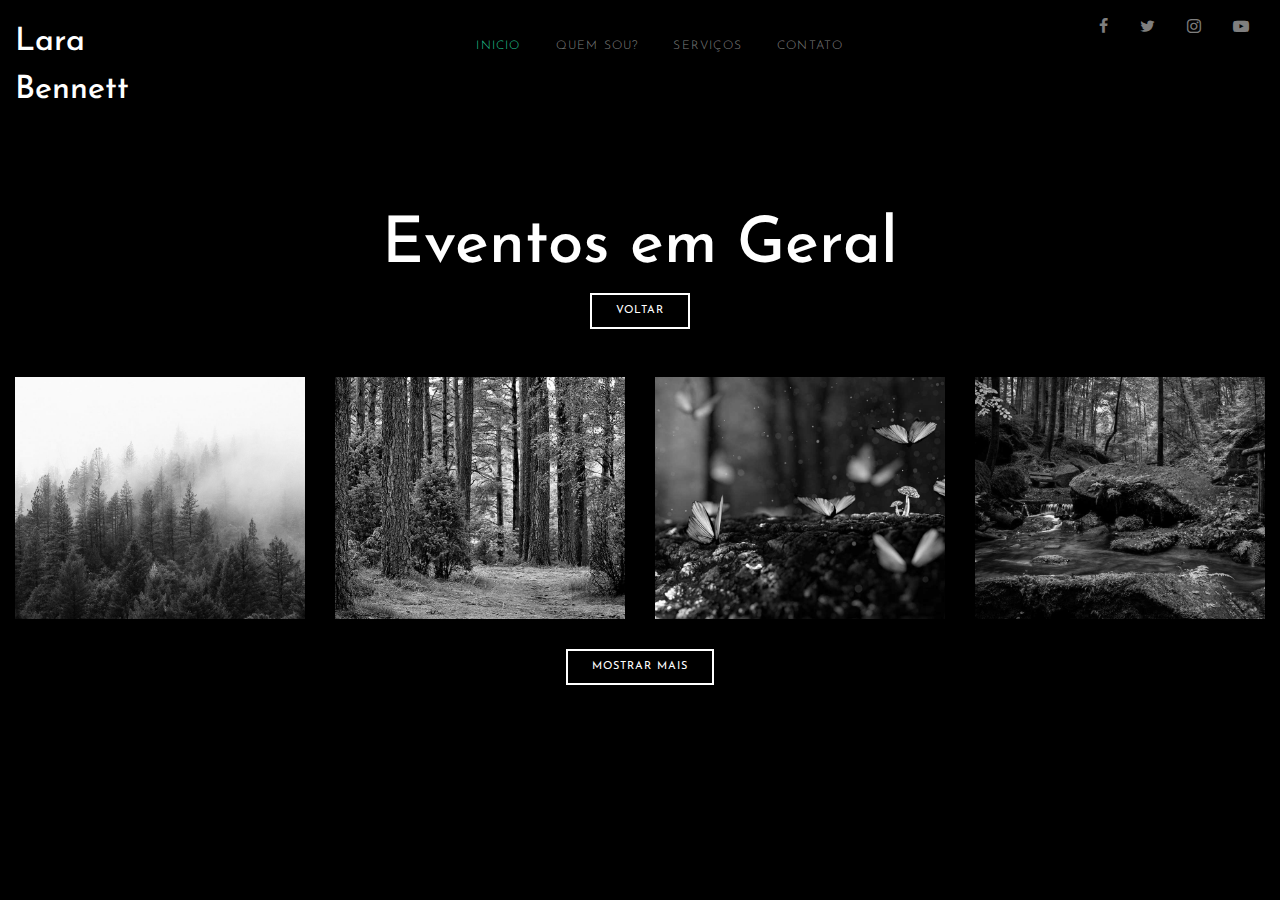
<file: eventos-em-geral.html>
<!DOCTYPE html>
<html lang="pt-br">

<head>
  <title>Lara Bennett&mdash; Fotografia</title>
  <meta charset="utf-8">
  <meta name="viewport" content="width=device-width, initial-scale=1, shrink-to-fit=no">

  <link href="https://fonts.googleapis.com/css2?family=Josefin+Sans:wght@400;700&family=Roboto+Mono:wght@400;700&display=swap" rel="stylesheet">
  <link rel="stylesheet" href="fonts/icomoon/style.css">

  <link rel="stylesheet" href="css/bootstrap.min.css">
  <link rel="stylesheet" href="css/magnific-popup.css">
  <link rel="stylesheet" href="css/jquery-ui.css">
  <link rel="stylesheet" href="css/owl.carousel.min.css">
  <link rel="stylesheet" href="css/owl.theme.default.min.css">

  <link rel="stylesheet" href="css/lightgallery.min.css">

  <link rel="stylesheet" href="css/bootstrap-datepicker.css">

  <link rel="stylesheet" href="fonts/flaticon/font/flaticon.css">

  <link rel="stylesheet" href="css/swiper.css">

  <link rel="stylesheet" href="css/aos.css">

  <link rel="stylesheet" href="css/style.css">

</head>

<body>

  <div class="site-wrap">

    <div class="site-mobile-menu">
      <div class="site-mobile-menu-header">
        <div class="site-mobile-menu-close mt-3">
          <span class="icon-close2 js-menu-toggle"></span>
        </div>
      </div>
      <div class="site-mobile-menu-body">

      </div>
    </div>




    <header class="site-navbar py-3" role="banner">

      <div class="container-fluid">
        <div class="row align-item esconders-center">

          <div class="col-6 col-xl-2" data-aos="fade-down">
            <h1 class="mb-0"><a href="index.html" class="text-white h2 mb-0">Lara Bennett</a></h1>
          </div>
          <div class="col-10 col-md-8 d-none d-xl-block" data-aos="fade-down">
            <nav class="site-navigation position-relative text-right text-lg-center" role="navigation">

              <ul class="site-menu js-clone-nav mx-auto d-none d-lg-block">
                <li class="active"><a href="index.html">Inicio</a></li>
                <li><a href="about.html">Quem sou?</a></li>
                <li><a href="services.html">Serviços</a></li>
                <li><a href="contact.html">Contato</a></li>
              </ul>
            </nav>
          </div>

          <div class="col-6 col-xl-2 text-right" data-aos="fade-down">
            <div class="d-none d-xl-inline-block">
              <ul class="site-menu js-clone-nav ml-auto list-unstyled d-flex text-right mb-0" data-class="social">
                <li>
                  <a href="#" class="pl-0 pr-3"><span class="icon-facebook"></span></a>
                </li>
                <li>
                  <a href="#" class="pl-3 pr-3"><span class="icon-twitter"></span></a>
                </li>
                <li>
                  <a href="#" class="pl-3 pr-3"><span class="icon-instagram"></span></a>
                </li>
                <li>
                  <a href="#" class="pl-3 pr-3"><span class="icon-youtube-play"></span></a>
                </li>
              </ul>
            </div>

            <div class="d-inline-block d-xl-none ml-md-0 mr-auto py-3" style="position: relative; top: 3px;"><a href="#" class="site-menu-toggle js-menu-toggle text-white"><span class="icon-menu h3"></span></a></div>

          </div>

        </div>
      </div>

    </header>



    <div class="site-section" data-aos="fade">
      <div class="container-fluid">

        <div class="row justify-content-center">

          <div class="col-md-7">
            <div class="row mb-5">
              <div class="col-12 ">
                <h2 class="site-section-heading text-center">Eventos em Geral </h2>
                <div class="btn-container">
                  <a href="index.html" class="btn btn-outline-white py-2 px-4">Voltar</a>
                </div>
              </div>

            </div>

          </div>

        </div>
        <div class="row" id="lightgallery">
          <div class="col-sm-6 col-md-4 col-lg-3 col-xl-3 item" data-aos="fade" data-src="images/big-images/nature_big_1.jpg">
            <a href="#"><img src="images/nature_small_1.jpg" class="img-fluid"></a>
          </div>
          <div class="col-sm-6 col-md-4 col-lg-3 col-xl-3 item" data-aos="fade" data-src="images/big-images/nature_big_2.jpg">
            <a href="#"><img src="images/nature_small_2.jpg" class="img-fluid"></a>
          </div>
          <div class="col-sm-6 col-md-4 col-lg-3 col-xl-3 item" data-aos="fade" data-src="images/big-images/nature_big_3.jpg">
            <a href="#"><img src="images/nature_small_3.jpg" class="img-fluid"></a>
          </div>
          <div class="col-sm-6 col-md-4 col-lg-3 col-xl-3 item" data-aos="fade" data-src="images/big-images/nature_big_4.jpg"> <a href="#"><img src="images/nature_small_4.jpg" class="img-fluid"></a>
          </div>




          <div class="col-sm-6 col-md-4 col-lg-3 col-xl-3 item esconder" data-aos="fade" data-src="images/big-images/nature_big_5.jpg">
            <a href="#"><img src="images/nature_small_5.jpg" class="img-fluid"></a>
          </div>
          <div class="col-sm-6 col-md-4 col-lg-3 col-xl-3 item esconder" data-aos="fade" data-src="images/big-images/nature_big_6.jpg">
            <a href="#"><img src="images/nature_small_6.jpg" class="img-fluid"></a>
          </div>

          <div class="col-sm-6 col-md-4 col-lg-3 col-xl-3 item esconder" data-aos="fade" data-src="images/big-images/nature_big_7.jpg">
            <a href="#"><img src="images/nature_small_7.jpg" class="img-fluid"></a>
          </div>
          <div class="col-sm-6 col-md-4 col-lg-3 col-xl-3 item esconder" data-aos="fade" data-src="images/big-images/nature_big_8.jpg">
            <a href="#"><img src="images/nature_small_8.jpg" class="img-fluid"></a>
          </div>
          <div class="col-sm-6 col-md-4 col-lg-3 col-xl-3 item esconder" data-aos="fade" data-src="images/big-images/nature_big_9.jpg">
            <a href="#"><img src="images/nature_small_9.jpg" class="img-fluid"></a>
          </div>

          <div class="col-sm-6 col-md-4 col-lg-3 col-xl-3 item esconder" data-aos="fade" data-src="images/big-images/nature_big_9.jpg">
            <a href="#"><img src="images/nature_small_9.jpg" class="img-fluid"></a>
          </div>
          <div class="col-sm-6 col-md-4 col-lg-3 col-xl-3 item esconder" data-aos="fade" data-src="images/big-images/nature_big_8.jpg"> <a href="#"><img src="images/nature_small_8.jpg" class="img-fluid"></a>
          </div>
          <div class="col-sm-6 col-md-4 col-lg-3 col-xl-3 item esconder" data-aos="fade" data-src="images/big-images/nature_big_7.jpg">
            <a href="#"><img src="images/nature_small_7.jpg" class="img-fluid"></a>
          </div>
          <div class="col-sm-6 col-md-4 col-lg-3 col-xl-3 item esconder" data-aos="fade" data-src="images/big-images/nature_big_6.jpg">
            <a href="#"><img src="images/nature_small_6.jpg" class="img-fluid"></a>
          </div>
          <div class="col-sm-6 col-md-4 col-lg-3 col-xl-3 item esconder" data-aos="fade" data-src="images/big-images/nature_big_5.jpg">
            <a href="#"><img src="images/nature_small_5.jpg" class="img-fluid"></a>
          </div>
          <div class="col-sm-6 col-md-4 col-lg-3 col-xl-3 item esconder" data-aos="fade" data-src="images/big-images/nature_big_4.jpg">
            <a href="#"><img src="images/nature_small_4.jpg" class="img-fluid"></a>
          </div>
          <div class="col-sm-6 col-md-4 col-lg-3 col-xl-3 item esconder" data-aos="fade" data-src="images/big-images/nature_big_3.jpg">
            <a href="#"><img src="images/nature_small_3.jpg" class="img-fluid"></a>
          </div>
        </div>
      </div>
      <div class="btn-container">
        <a id="show-or-hide" class="btn white btn-outline-white py-2 px-4">Mostrar mais</a>
      </div>


    </div>
  </div>
  </div>







  </div>

  <script src="js/jquery-3.3.1.min.js"></script>
  <script src="js/jquery-migrate-3.0.1.min.js"></script>
  <script src="js/jquery-ui.js"></script>
  <script src="js/popper.min.js"></script>
  <script src="js/bootstrap.min.js"></script>
  <script src="js/owl.carousel.min.js"></script>
  <script src="js/jquery.stellar.min.js"></script>
  <script src="js/jquery.countdown.min.js"></script>
  <script src="js/jquery.magnific-popup.min.js"></script>
  <script src="js/bootstrap-datepicker.min.js"></script>
  <script src="js/swiper.min.js"></script>
  <script src="js/aos.js"></script>

  <script src="js/picturefill.min.js"></script>
  <script src="js/lightgallery-all.min.js"></script>
  <script src="js/jquery.mousewheel.min.js"></script>

  <script src="js/main.js"></script>
  <script defer src="js/show-or-hide.js"></script>

  <script>
    $(document).ready(function () {
      $('#lightgallery').lightGallery();
    });
  </script>

</body>

</html>
</file>
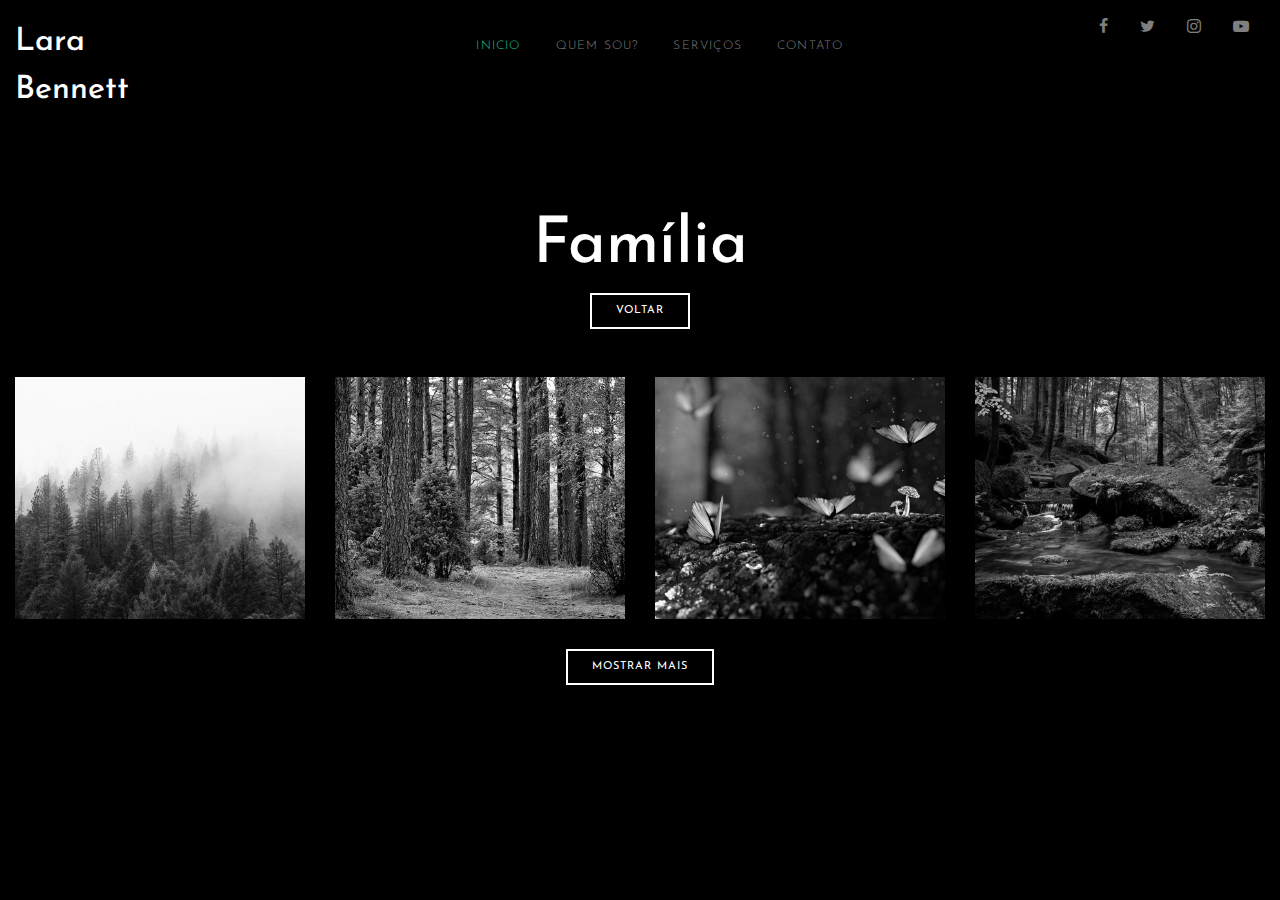
<file: familia.html>
<!DOCTYPE html>
<html lang="pt-br">

<head>
  <title>Lara Bennett&mdash; Fotografia</title>
  <meta charset="utf-8">
  <meta name="viewport" content="width=device-width, initial-scale=1, shrink-to-fit=no">

  <link href="https://fonts.googleapis.com/css2?family=Josefin+Sans:wght@400;700&family=Roboto+Mono:wght@400;700&display=swap" rel="stylesheet">
  <link rel="stylesheet" href="fonts/icomoon/style.css">

  <link rel="stylesheet" href="css/bootstrap.min.css">
  <link rel="stylesheet" href="css/magnific-popup.css">
  <link rel="stylesheet" href="css/jquery-ui.css">
  <link rel="stylesheet" href="css/owl.carousel.min.css">
  <link rel="stylesheet" href="css/owl.theme.default.min.css">

  <link rel="stylesheet" href="css/lightgallery.min.css">

  <link rel="stylesheet" href="css/bootstrap-datepicker.css">

  <link rel="stylesheet" href="fonts/flaticon/font/flaticon.css">

  <link rel="stylesheet" href="css/swiper.css">

  <link rel="stylesheet" href="css/aos.css">

  <link rel="stylesheet" href="css/style.css">

</head>

<body>

  <div class="site-wrap">

    <div class="site-mobile-menu">
      <div class="site-mobile-menu-header">
        <div class="site-mobile-menu-close mt-3">
          <span class="icon-close2 js-menu-toggle"></span>
        </div>
      </div>
      <div class="site-mobile-menu-body">

      </div>
    </div>




    <header class="site-navbar py-3" role="banner">

      <div class="container-fluid">
        <div class="row align-item esconders-center">

          <div class="col-6 col-xl-2" data-aos="fade-down">
            <h1 class="mb-0"><a href="index.html" class="text-white h2 mb-0">Lara Bennett</a></h1>
          </div>
          <div class="col-10 col-md-8 d-none d-xl-block" data-aos="fade-down">
            <nav class="site-navigation position-relative text-right text-lg-center" role="navigation">

              <ul class="site-menu js-clone-nav mx-auto d-none d-lg-block">
                <li class="active"><a href="index.html">Inicio</a></li>
                <li><a href="about.html">Quem sou?</a></li>
                <li><a href="services.html">Serviços</a></li>
                <li><a href="contact.html">Contato</a></li>
              </ul>
            </nav>
          </div>

          <div class="col-6 col-xl-2 text-right" data-aos="fade-down">
            <div class="d-none d-xl-inline-block">
              <ul class="site-menu js-clone-nav ml-auto list-unstyled d-flex text-right mb-0" data-class="social">
                <li>
                  <a href="#" class="pl-0 pr-3"><span class="icon-facebook"></span></a>
                </li>
                <li>
                  <a href="#" class="pl-3 pr-3"><span class="icon-twitter"></span></a>
                </li>
                <li>
                  <a href="#" class="pl-3 pr-3"><span class="icon-instagram"></span></a>
                </li>
                <li>
                  <a href="#" class="pl-3 pr-3"><span class="icon-youtube-play"></span></a>
                </li>
              </ul>
            </div>

            <div class="d-inline-block d-xl-none ml-md-0 mr-auto py-3" style="position: relative; top: 3px;"><a href="#" class="site-menu-toggle js-menu-toggle text-white"><span class="icon-menu h3"></span></a></div>

          </div>

        </div>
      </div>

    </header>



    <div class="site-section" data-aos="fade">
      <div class="container-fluid">

        <div class="row justify-content-center">

          <div class="col-md-7">
            <div class="row mb-5">
              <div class="col-12 ">
                <h2 class="site-section-heading text-center">Família</h2>
                <div class="btn-container">
                  <a href="index.html" class="btn btn-outline-white py-2 px-4">Voltar</a>
                </div>
              </div>

            </div>

          </div>

        </div>
        <div class="row" id="lightgallery">
          <div class="col-sm-6 col-md-4 col-lg-3 col-xl-3 item" data-aos="fade" data-src="images/big-images/nature_big_1.jpg">
            <a href="#"><img src="images/nature_small_1.jpg" class="img-fluid"></a>
          </div>
          <div class="col-sm-6 col-md-4 col-lg-3 col-xl-3 item" data-aos="fade" data-src="images/big-images/nature_big_2.jpg">
            <a href="#"><img src="images/nature_small_2.jpg" class="img-fluid"></a>
          </div>
          <div class="col-sm-6 col-md-4 col-lg-3 col-xl-3 item" data-aos="fade" data-src="images/big-images/nature_big_3.jpg">
            <a href="#"><img src="images/nature_small_3.jpg" class="img-fluid"></a>
          </div>
          <div class="col-sm-6 col-md-4 col-lg-3 col-xl-3 item" data-aos="fade" data-src="images/big-images/nature_big_4.jpg"> <a href="#"><img src="images/nature_small_4.jpg" class="img-fluid"></a>
          </div>




          <div class="col-sm-6 col-md-4 col-lg-3 col-xl-3 item esconder" data-aos="fade" data-src="images/big-images/nature_big_5.jpg">
            <a href="#"><img src="images/nature_small_5.jpg" class="img-fluid"></a>
          </div>
          <div class="col-sm-6 col-md-4 col-lg-3 col-xl-3 item esconder" data-aos="fade" data-src="images/big-images/nature_big_6.jpg">
            <a href="#"><img src="images/nature_small_6.jpg" class="img-fluid"></a>
          </div>

          <div class="col-sm-6 col-md-4 col-lg-3 col-xl-3 item esconder" data-aos="fade" data-src="images/big-images/nature_big_7.jpg">
            <a href="#"><img src="images/nature_small_7.jpg" class="img-fluid"></a>
          </div>
          <div class="col-sm-6 col-md-4 col-lg-3 col-xl-3 item esconder" data-aos="fade" data-src="images/big-images/nature_big_8.jpg">
            <a href="#"><img src="images/nature_small_8.jpg" class="img-fluid"></a>
          </div>
          <div class="col-sm-6 col-md-4 col-lg-3 col-xl-3 item esconder" data-aos="fade" data-src="images/big-images/nature_big_9.jpg">
            <a href="#"><img src="images/nature_small_9.jpg" class="img-fluid"></a>
          </div>

          <div class="col-sm-6 col-md-4 col-lg-3 col-xl-3 item esconder" data-aos="fade" data-src="images/big-images/nature_big_9.jpg">
            <a href="#"><img src="images/nature_small_9.jpg" class="img-fluid"></a>
          </div>
          <div class="col-sm-6 col-md-4 col-lg-3 col-xl-3 item esconder" data-aos="fade" data-src="images/big-images/nature_big_8.jpg"> <a href="#"><img src="images/nature_small_8.jpg" class="img-fluid"></a>
          </div>
          <div class="col-sm-6 col-md-4 col-lg-3 col-xl-3 item esconder" data-aos="fade" data-src="images/big-images/nature_big_7.jpg">
            <a href="#"><img src="images/nature_small_7.jpg" class="img-fluid"></a>
          </div>
          <div class="col-sm-6 col-md-4 col-lg-3 col-xl-3 item esconder" data-aos="fade" data-src="images/big-images/nature_big_6.jpg">
            <a href="#"><img src="images/nature_small_6.jpg" class="img-fluid"></a>
          </div>
          <div class="col-sm-6 col-md-4 col-lg-3 col-xl-3 item esconder" data-aos="fade" data-src="images/big-images/nature_big_5.jpg">
            <a href="#"><img src="images/nature_small_5.jpg" class="img-fluid"></a>
          </div>
          <div class="col-sm-6 col-md-4 col-lg-3 col-xl-3 item esconder" data-aos="fade" data-src="images/big-images/nature_big_4.jpg">
            <a href="#"><img src="images/nature_small_4.jpg" class="img-fluid"></a>
          </div>
          <div class="col-sm-6 col-md-4 col-lg-3 col-xl-3 item esconder" data-aos="fade" data-src="images/big-images/nature_big_3.jpg">
            <a href="#"><img src="images/nature_small_3.jpg" class="img-fluid"></a>
          </div>
        </div>
      </div>
      <div class="btn-container">
        <a id="show-or-hide" class="btn white btn-outline-white py-2 px-4">Mostrar mais</a>
      </div>


    </div>
  </div>
  </div>







  </div>

  <script src="js/jquery-3.3.1.min.js"></script>
  <script src="js/jquery-migrate-3.0.1.min.js"></script>
  <script src="js/jquery-ui.js"></script>
  <script src="js/popper.min.js"></script>
  <script src="js/bootstrap.min.js"></script>
  <script src="js/owl.carousel.min.js"></script>
  <script src="js/jquery.stellar.min.js"></script>
  <script src="js/jquery.countdown.min.js"></script>
  <script src="js/jquery.magnific-popup.min.js"></script>
  <script src="js/bootstrap-datepicker.min.js"></script>
  <script src="js/swiper.min.js"></script>
  <script src="js/aos.js"></script>

  <script src="js/picturefill.min.js"></script>
  <script src="js/lightgallery-all.min.js"></script>
  <script src="js/jquery.mousewheel.min.js"></script>

  <script src="js/main.js"></script>
  <script defer src="js/show-or-hide.js"></script>

  <script>
    $(document).ready(function () {
      $('#lightgallery').lightGallery();
    });
  </script>

</body>

</html>
</file>
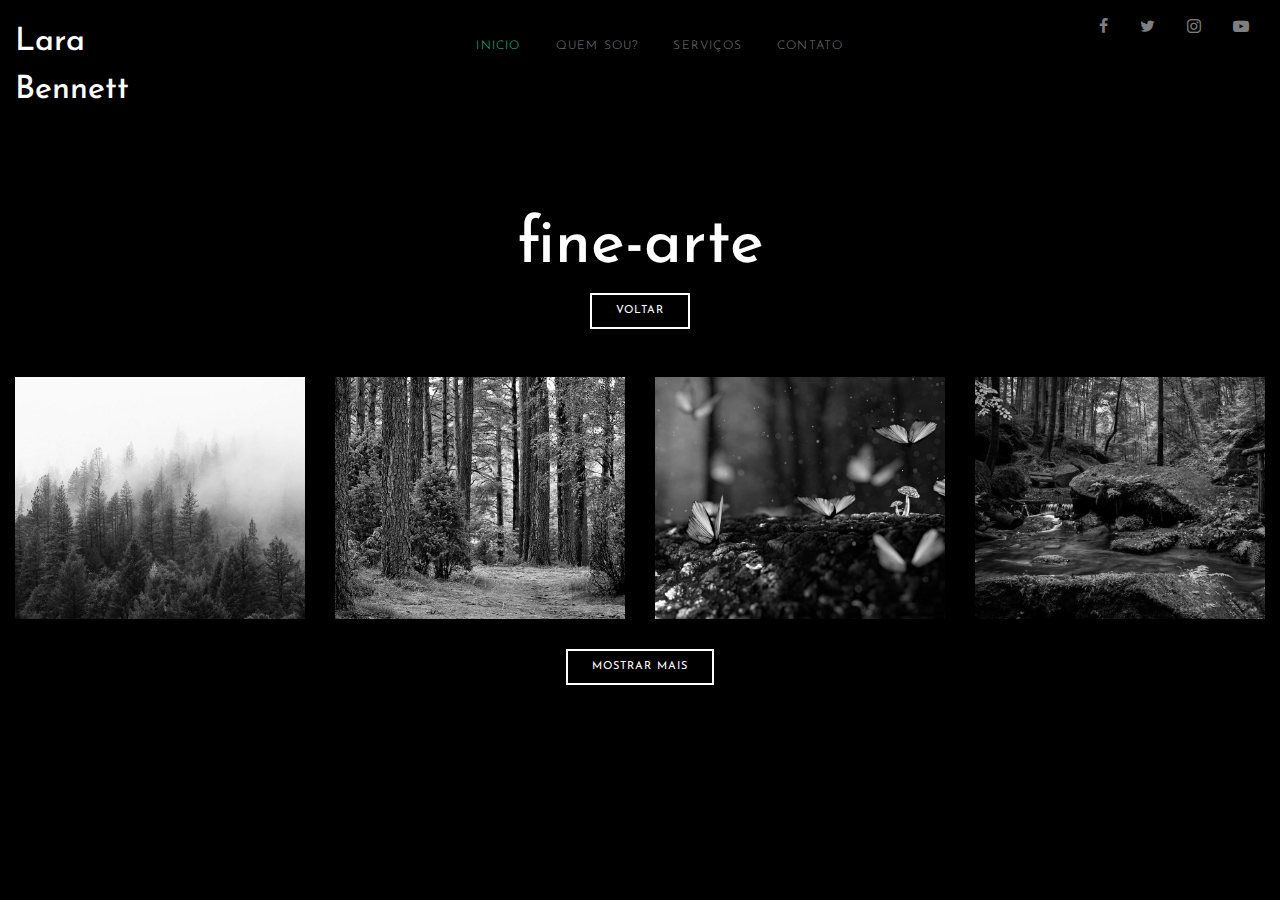
<file: fine-arte.html>
<!DOCTYPE html>
<html lang="pt-br">

<head>
  <title>Lara Bennett&mdash; Fotografia</title>
  <meta charset="utf-8">
  <meta name="viewport" content="width=device-width, initial-scale=1, shrink-to-fit=no">

  <link href="https://fonts.googleapis.com/css2?family=Josefin+Sans:wght@400;700&family=Roboto+Mono:wght@400;700&display=swap" rel="stylesheet">
  <link rel="stylesheet" href="fonts/icomoon/style.css">

  <link rel="stylesheet" href="css/bootstrap.min.css">
  <link rel="stylesheet" href="css/magnific-popup.css">
  <link rel="stylesheet" href="css/jquery-ui.css">
  <link rel="stylesheet" href="css/owl.carousel.min.css">
  <link rel="stylesheet" href="css/owl.theme.default.min.css">

  <link rel="stylesheet" href="css/lightgallery.min.css">

  <link rel="stylesheet" href="css/bootstrap-datepicker.css">

  <link rel="stylesheet" href="fonts/flaticon/font/flaticon.css">

  <link rel="stylesheet" href="css/swiper.css">

  <link rel="stylesheet" href="css/aos.css">

  <link rel="stylesheet" href="css/style.css">

</head>

<body>

  <div class="site-wrap">

    <div class="site-mobile-menu">
      <div class="site-mobile-menu-header">
        <div class="site-mobile-menu-close mt-3">
          <span class="icon-close2 js-menu-toggle"></span>
        </div>
      </div>
      <div class="site-mobile-menu-body">

      </div>
    </div>




    <header class="site-navbar py-3" role="banner">

      <div class="container-fluid">
        <div class="row align-item esconders-center">

          <div class="col-6 col-xl-2" data-aos="fade-down">
            <h1 class="mb-0"><a href="index.html" class="text-white h2 mb-0">Lara Bennett</a></h1>
          </div>
          <div class="col-10 col-md-8 d-none d-xl-block" data-aos="fade-down">
            <nav class="site-navigation position-relative text-right text-lg-center" role="navigation">

              <ul class="site-menu js-clone-nav mx-auto d-none d-lg-block">
                <li class="active"><a href="index.html">Inicio</a></li>
                <li><a href="about.html">Quem sou?</a></li>
                <li><a href="services.html">Serviços</a></li>
                <li><a href="contact.html">Contato</a></li>
              </ul>
            </nav>
          </div>

          <div class="col-6 col-xl-2 text-right" data-aos="fade-down">
            <div class="d-none d-xl-inline-block">
              <ul class="site-menu js-clone-nav ml-auto list-unstyled d-flex text-right mb-0" data-class="social">
                <li>
                  <a href="#" class="pl-0 pr-3"><span class="icon-facebook"></span></a>
                </li>
                <li>
                  <a href="#" class="pl-3 pr-3"><span class="icon-twitter"></span></a>
                </li>
                <li>
                  <a href="#" class="pl-3 pr-3"><span class="icon-instagram"></span></a>
                </li>
                <li>
                  <a href="#" class="pl-3 pr-3"><span class="icon-youtube-play"></span></a>
                </li>
              </ul>
            </div>

            <div class="d-inline-block d-xl-none ml-md-0 mr-auto py-3" style="position: relative; top: 3px;"><a href="#" class="site-menu-toggle js-menu-toggle text-white"><span class="icon-menu h3"></span></a></div>

          </div>

        </div>
      </div>

    </header>



    <div class="site-section" data-aos="fade">
      <div class="container-fluid">

        <div class="row justify-content-center">

          <div class="col-md-7">
            <div class="row mb-5">
              <div class="col-12 ">
                <h2 class="site-section-heading text-center">fine-arte</h2>
                <div class="btn-container">
                  <a href="index.html" class="btn btn-outline-white py-2 px-4">Voltar</a>
                </div>
              </div>

            </div>

          </div>

        </div>
        <div class="row" id="lightgallery">
          <div class="col-sm-6 col-md-4 col-lg-3 col-xl-3 item" data-aos="fade" data-src="images/big-images/nature_big_1.jpg">
            <a href="#"><img src="images/nature_small_1.jpg" class="img-fluid"></a>
          </div>
          <div class="col-sm-6 col-md-4 col-lg-3 col-xl-3 item" data-aos="fade" data-src="images/big-images/nature_big_2.jpg">
            <a href="#"><img src="images/nature_small_2.jpg" class="img-fluid"></a>
          </div>
          <div class="col-sm-6 col-md-4 col-lg-3 col-xl-3 item" data-aos="fade" data-src="images/big-images/nature_big_3.jpg">
            <a href="#"><img src="images/nature_small_3.jpg" class="img-fluid"></a>
          </div>
          <div class="col-sm-6 col-md-4 col-lg-3 col-xl-3 item" data-aos="fade" data-src="images/big-images/nature_big_4.jpg"> <a href="#"><img src="images/nature_small_4.jpg" class="img-fluid"></a>
          </div>




          <div class="col-sm-6 col-md-4 col-lg-3 col-xl-3 item esconder" data-aos="fade" data-src="images/big-images/nature_big_5.jpg">
            <a href="#"><img src="images/nature_small_5.jpg" class="img-fluid"></a>
          </div>
          <div class="col-sm-6 col-md-4 col-lg-3 col-xl-3 item esconder" data-aos="fade" data-src="images/big-images/nature_big_6.jpg">
            <a href="#"><img src="images/nature_small_6.jpg" class="img-fluid"></a>
          </div>

          <div class="col-sm-6 col-md-4 col-lg-3 col-xl-3 item esconder" data-aos="fade" data-src="images/big-images/nature_big_7.jpg">
            <a href="#"><img src="images/nature_small_7.jpg" class="img-fluid"></a>
          </div>
          <div class="col-sm-6 col-md-4 col-lg-3 col-xl-3 item esconder" data-aos="fade" data-src="images/big-images/nature_big_8.jpg">
            <a href="#"><img src="images/nature_small_8.jpg" class="img-fluid"></a>
          </div>
          <div class="col-sm-6 col-md-4 col-lg-3 col-xl-3 item esconder" data-aos="fade" data-src="images/big-images/nature_big_9.jpg">
            <a href="#"><img src="images/nature_small_9.jpg" class="img-fluid"></a>
          </div>

          <div class="col-sm-6 col-md-4 col-lg-3 col-xl-3 item esconder" data-aos="fade" data-src="images/big-images/nature_big_9.jpg">
            <a href="#"><img src="images/nature_small_9.jpg" class="img-fluid"></a>
          </div>
          <div class="col-sm-6 col-md-4 col-lg-3 col-xl-3 item esconder" data-aos="fade" data-src="images/big-images/nature_big_8.jpg"> <a href="#"><img src="images/nature_small_8.jpg" class="img-fluid"></a>
          </div>
          <div class="col-sm-6 col-md-4 col-lg-3 col-xl-3 item esconder" data-aos="fade" data-src="images/big-images/nature_big_7.jpg">
            <a href="#"><img src="images/nature_small_7.jpg" class="img-fluid"></a>
          </div>
          <div class="col-sm-6 col-md-4 col-lg-3 col-xl-3 item esconder" data-aos="fade" data-src="images/big-images/nature_big_6.jpg">
            <a href="#"><img src="images/nature_small_6.jpg" class="img-fluid"></a>
          </div>
          <div class="col-sm-6 col-md-4 col-lg-3 col-xl-3 item esconder" data-aos="fade" data-src="images/big-images/nature_big_5.jpg">
            <a href="#"><img src="images/nature_small_5.jpg" class="img-fluid"></a>
          </div>
          <div class="col-sm-6 col-md-4 col-lg-3 col-xl-3 item esconder" data-aos="fade" data-src="images/big-images/nature_big_4.jpg">
            <a href="#"><img src="images/nature_small_4.jpg" class="img-fluid"></a>
          </div>
          <div class="col-sm-6 col-md-4 col-lg-3 col-xl-3 item esconder" data-aos="fade" data-src="images/big-images/nature_big_3.jpg">
            <a href="#"><img src="images/nature_small_3.jpg" class="img-fluid"></a>
          </div>
        </div>
      </div>
      <div class="btn-container">
        <a id="show-or-hide" class="btn white btn-outline-white py-2 px-4">Mostrar mais</a>
      </div>


    </div>
  </div>
  </div>







  </div>

  <script src="js/jquery-3.3.1.min.js"></script>
  <script src="js/jquery-migrate-3.0.1.min.js"></script>
  <script src="js/jquery-ui.js"></script>
  <script src="js/popper.min.js"></script>
  <script src="js/bootstrap.min.js"></script>
  <script src="js/owl.carousel.min.js"></script>
  <script src="js/jquery.stellar.min.js"></script>
  <script src="js/jquery.countdown.min.js"></script>
  <script src="js/jquery.magnific-popup.min.js"></script>
  <script src="js/bootstrap-datepicker.min.js"></script>
  <script src="js/swiper.min.js"></script>
  <script src="js/aos.js"></script>

  <script src="js/picturefill.min.js"></script>
  <script src="js/lightgallery-all.min.js"></script>
  <script src="js/jquery.mousewheel.min.js"></script>

  <script src="js/main.js"></script>
  <script defer src="js/show-or-hide.js"></script>

  <script>
    $(document).ready(function () {
      $('#lightgallery').lightGallery();
    });
  </script>

</body>

</html>
</file>
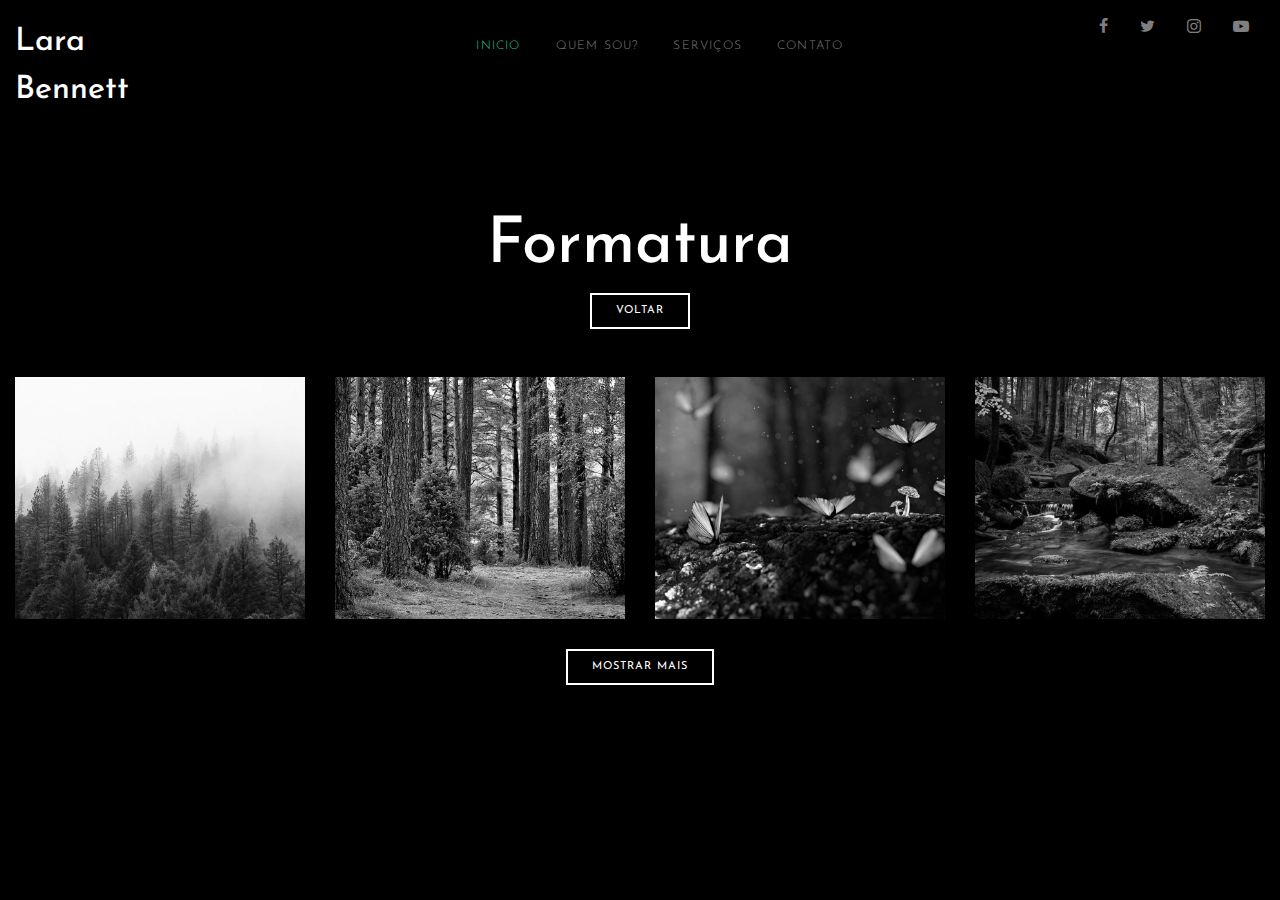
<file: formatura.html>
<!DOCTYPE html>
<html lang="pt-br">

<head>
  <title>Lara Bennett&mdash; Fotografia</title>
  <meta charset="utf-8">
  <meta name="viewport" content="width=device-width, initial-scale=1, shrink-to-fit=no">

  <link href="https://fonts.googleapis.com/css2?family=Josefin+Sans:wght@400;700&family=Roboto+Mono:wght@400;700&display=swap" rel="stylesheet">
  <link rel="stylesheet" href="fonts/icomoon/style.css">

  <link rel="stylesheet" href="css/bootstrap.min.css">
  <link rel="stylesheet" href="css/magnific-popup.css">
  <link rel="stylesheet" href="css/jquery-ui.css">
  <link rel="stylesheet" href="css/owl.carousel.min.css">
  <link rel="stylesheet" href="css/owl.theme.default.min.css">

  <link rel="stylesheet" href="css/lightgallery.min.css">

  <link rel="stylesheet" href="css/bootstrap-datepicker.css">

  <link rel="stylesheet" href="fonts/flaticon/font/flaticon.css">

  <link rel="stylesheet" href="css/swiper.css">

  <link rel="stylesheet" href="css/aos.css">

  <link rel="stylesheet" href="css/style.css">

</head>

<body>

  <div class="site-wrap">

    <div class="site-mobile-menu">
      <div class="site-mobile-menu-header">
        <div class="site-mobile-menu-close mt-3">
          <span class="icon-close2 js-menu-toggle"></span>
        </div>
      </div>
      <div class="site-mobile-menu-body">

      </div>
    </div>




    <header class="site-navbar py-3" role="banner">

      <div class="container-fluid">
        <div class="row align-item esconders-center">

          <div class="col-6 col-xl-2" data-aos="fade-down">
            <h1 class="mb-0"><a href="index.html" class="text-white h2 mb-0">Lara Bennett</a></h1>
          </div>
          <div class="col-10 col-md-8 d-none d-xl-block" data-aos="fade-down">
            <nav class="site-navigation position-relative text-right text-lg-center" role="navigation">

              <ul class="site-menu js-clone-nav mx-auto d-none d-lg-block">
                <li class="active"><a href="index.html">Inicio</a></li>
                <li><a href="about.html">Quem sou?</a></li>
                <li><a href="services.html">Serviços</a></li>
                <li><a href="contact.html">Contato</a></li>
              </ul>
            </nav>
          </div>

          <div class="col-6 col-xl-2 text-right" data-aos="fade-down">
            <div class="d-none d-xl-inline-block">
              <ul class="site-menu js-clone-nav ml-auto list-unstyled d-flex text-right mb-0" data-class="social">
                <li>
                  <a href="#" class="pl-0 pr-3"><span class="icon-facebook"></span></a>
                </li>
                <li>
                  <a href="#" class="pl-3 pr-3"><span class="icon-twitter"></span></a>
                </li>
                <li>
                  <a href="#" class="pl-3 pr-3"><span class="icon-instagram"></span></a>
                </li>
                <li>
                  <a href="#" class="pl-3 pr-3"><span class="icon-youtube-play"></span></a>
                </li>
              </ul>
            </div>

            <div class="d-inline-block d-xl-none ml-md-0 mr-auto py-3" style="position: relative; top: 3px;"><a href="#" class="site-menu-toggle js-menu-toggle text-white"><span class="icon-menu h3"></span></a></div>

          </div>

        </div>
      </div>

    </header>



    <div class="site-section" data-aos="fade">
      <div class="container-fluid">

        <div class="row justify-content-center">

          <div class="col-md-7">
            <div class="row mb-5">
              <div class="col-12 ">
                <h2 class="site-section-heading text-center">Formatura</h2>
                <div class="btn-container">
                  <a href="index.html" class="btn btn-outline-white py-2 px-4">Voltar</a>
                </div>
              </div>

            </div>

          </div>

        </div>
        <div class="row" id="lightgallery">
          <div class="col-sm-6 col-md-4 col-lg-3 col-xl-3 item" data-aos="fade" data-src="images/big-images/nature_big_1.jpg">
            <a href="#"><img src="images/nature_small_1.jpg" class="img-fluid"></a>
          </div>
          <div class="col-sm-6 col-md-4 col-lg-3 col-xl-3 item" data-aos="fade" data-src="images/big-images/nature_big_2.jpg">
            <a href="#"><img src="images/nature_small_2.jpg" class="img-fluid"></a>
          </div>
          <div class="col-sm-6 col-md-4 col-lg-3 col-xl-3 item" data-aos="fade" data-src="images/big-images/nature_big_3.jpg">
            <a href="#"><img src="images/nature_small_3.jpg" class="img-fluid"></a>
          </div>
          <div class="col-sm-6 col-md-4 col-lg-3 col-xl-3 item" data-aos="fade" data-src="images/big-images/nature_big_4.jpg"> <a href="#"><img src="images/nature_small_4.jpg" class="img-fluid"></a>
          </div>




          <div class="col-sm-6 col-md-4 col-lg-3 col-xl-3 item esconder" data-aos="fade" data-src="images/big-images/nature_big_5.jpg">
            <a href="#"><img src="images/nature_small_5.jpg" class="img-fluid"></a>
          </div>
          <div class="col-sm-6 col-md-4 col-lg-3 col-xl-3 item esconder" data-aos="fade" data-src="images/big-images/nature_big_6.jpg">
            <a href="#"><img src="images/nature_small_6.jpg" class="img-fluid"></a>
          </div>

          <div class="col-sm-6 col-md-4 col-lg-3 col-xl-3 item esconder" data-aos="fade" data-src="images/big-images/nature_big_7.jpg">
            <a href="#"><img src="images/nature_small_7.jpg" class="img-fluid"></a>
          </div>
          <div class="col-sm-6 col-md-4 col-lg-3 col-xl-3 item esconder" data-aos="fade" data-src="images/big-images/nature_big_8.jpg">
            <a href="#"><img src="images/nature_small_8.jpg" class="img-fluid"></a>
          </div>
          <div class="col-sm-6 col-md-4 col-lg-3 col-xl-3 item esconder" data-aos="fade" data-src="images/big-images/nature_big_9.jpg">
            <a href="#"><img src="images/nature_small_9.jpg" class="img-fluid"></a>
          </div>

          <div class="col-sm-6 col-md-4 col-lg-3 col-xl-3 item esconder" data-aos="fade" data-src="images/big-images/nature_big_9.jpg">
            <a href="#"><img src="images/nature_small_9.jpg" class="img-fluid"></a>
          </div>
          <div class="col-sm-6 col-md-4 col-lg-3 col-xl-3 item esconder" data-aos="fade" data-src="images/big-images/nature_big_8.jpg"> <a href="#"><img src="images/nature_small_8.jpg" class="img-fluid"></a>
          </div>
          <div class="col-sm-6 col-md-4 col-lg-3 col-xl-3 item esconder" data-aos="fade" data-src="images/big-images/nature_big_7.jpg">
            <a href="#"><img src="images/nature_small_7.jpg" class="img-fluid"></a>
          </div>
          <div class="col-sm-6 col-md-4 col-lg-3 col-xl-3 item esconder" data-aos="fade" data-src="images/big-images/nature_big_6.jpg">
            <a href="#"><img src="images/nature_small_6.jpg" class="img-fluid"></a>
          </div>
          <div class="col-sm-6 col-md-4 col-lg-3 col-xl-3 item esconder" data-aos="fade" data-src="images/big-images/nature_big_5.jpg">
            <a href="#"><img src="images/nature_small_5.jpg" class="img-fluid"></a>
          </div>
          <div class="col-sm-6 col-md-4 col-lg-3 col-xl-3 item esconder" data-aos="fade" data-src="images/big-images/nature_big_4.jpg">
            <a href="#"><img src="images/nature_small_4.jpg" class="img-fluid"></a>
          </div>
          <div class="col-sm-6 col-md-4 col-lg-3 col-xl-3 item esconder" data-aos="fade" data-src="images/big-images/nature_big_3.jpg">
            <a href="#"><img src="images/nature_small_3.jpg" class="img-fluid"></a>
          </div>
        </div>
      </div>
      <div class="btn-container">
        <a id="show-or-hide" class="btn white btn-outline-white py-2 px-4">Mostrar mais</a>
      </div>


    </div>
  </div>
  </div>







  </div>

  <script src="js/jquery-3.3.1.min.js"></script>
  <script src="js/jquery-migrate-3.0.1.min.js"></script>
  <script src="js/jquery-ui.js"></script>
  <script src="js/popper.min.js"></script>
  <script src="js/bootstrap.min.js"></script>
  <script src="js/owl.carousel.min.js"></script>
  <script src="js/jquery.stellar.min.js"></script>
  <script src="js/jquery.countdown.min.js"></script>
  <script src="js/jquery.magnific-popup.min.js"></script>
  <script src="js/bootstrap-datepicker.min.js"></script>
  <script src="js/swiper.min.js"></script>
  <script src="js/aos.js"></script>

  <script src="js/picturefill.min.js"></script>
  <script src="js/lightgallery-all.min.js"></script>
  <script src="js/jquery.mousewheel.min.js"></script>

  <script src="js/main.js"></script>
  <script defer src="js/show-or-hide.js"></script>

  <script>
    $(document).ready(function () {
      $('#lightgallery').lightGallery();
    });
  </script>

</body>

</html>
</file>
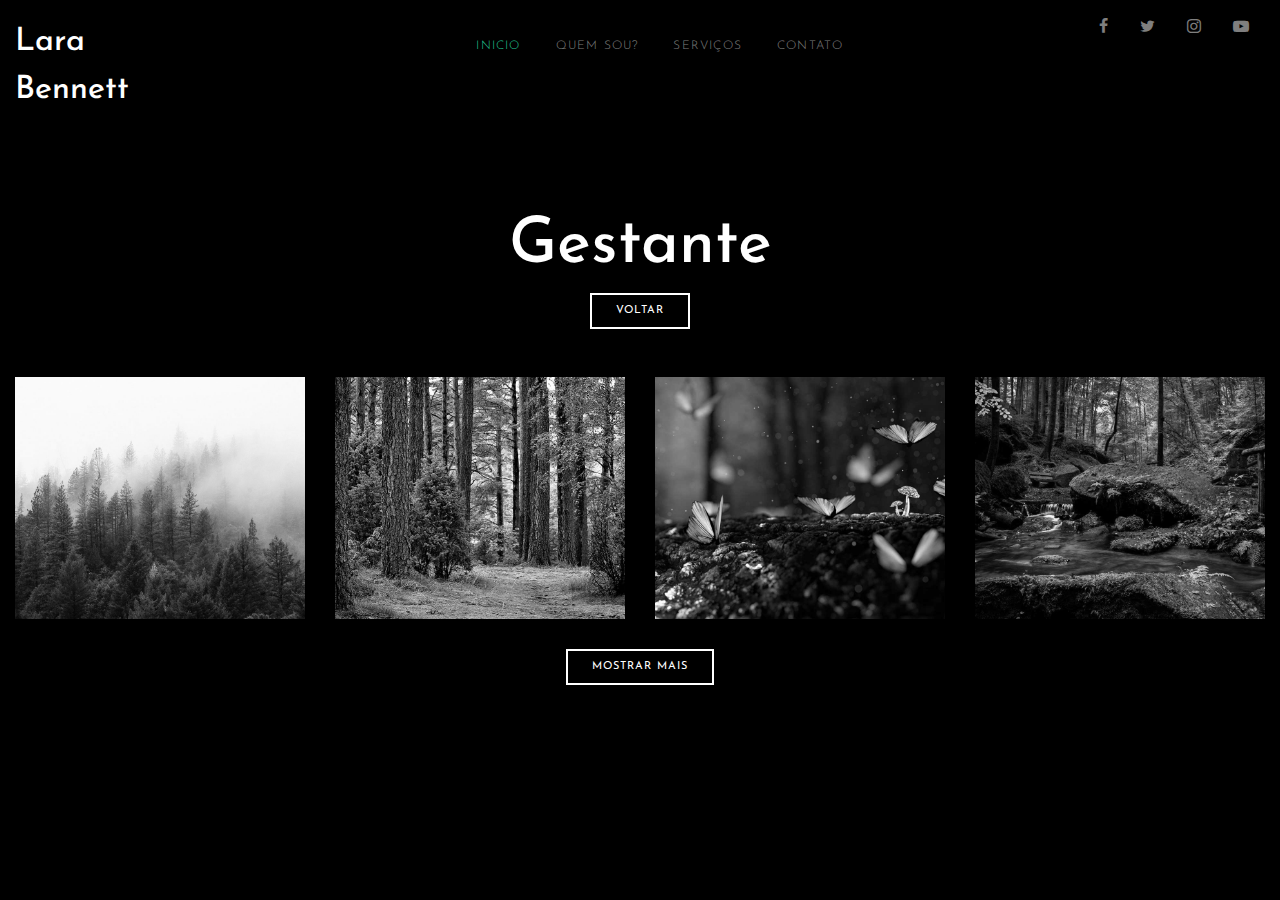
<file: gestante.html>
<!DOCTYPE html>
<html lang="pt-br">

<head>
  <title>Lara Bennett&mdash; Fotografia</title>
  <meta charset="utf-8">
  <meta name="viewport" content="width=device-width, initial-scale=1, shrink-to-fit=no">

  <link href="https://fonts.googleapis.com/css2?family=Josefin+Sans:wght@400;700&family=Roboto+Mono:wght@400;700&display=swap" rel="stylesheet">
  <link rel="stylesheet" href="fonts/icomoon/style.css">

  <link rel="stylesheet" href="css/bootstrap.min.css">
  <link rel="stylesheet" href="css/magnific-popup.css">
  <link rel="stylesheet" href="css/jquery-ui.css">
  <link rel="stylesheet" href="css/owl.carousel.min.css">
  <link rel="stylesheet" href="css/owl.theme.default.min.css">

  <link rel="stylesheet" href="css/lightgallery.min.css">

  <link rel="stylesheet" href="css/bootstrap-datepicker.css">

  <link rel="stylesheet" href="fonts/flaticon/font/flaticon.css">

  <link rel="stylesheet" href="css/swiper.css">

  <link rel="stylesheet" href="css/aos.css">

  <link rel="stylesheet" href="css/style.css">

</head>

<body>

  <div class="site-wrap">

    <div class="site-mobile-menu">
      <div class="site-mobile-menu-header">
        <div class="site-mobile-menu-close mt-3">
          <span class="icon-close2 js-menu-toggle"></span>
        </div>
      </div>
      <div class="site-mobile-menu-body">

      </div>
    </div>




    <header class="site-navbar py-3" role="banner">

      <div class="container-fluid">
        <div class="row align-item esconders-center">

          <div class="col-6 col-xl-2" data-aos="fade-down">
            <h1 class="mb-0"><a href="index.html" class="text-white h2 mb-0">Lara Bennett</a></h1>
          </div>
          <div class="col-10 col-md-8 d-none d-xl-block" data-aos="fade-down">
            <nav class="site-navigation position-relative text-right text-lg-center" role="navigation">

              <ul class="site-menu js-clone-nav mx-auto d-none d-lg-block">
                <li class="active"><a href="index.html">Inicio</a></li>
                <li><a href="about.html">Quem sou?</a></li>
                <li><a href="services.html">Serviços</a></li>
                <li><a href="contact.html">Contato</a></li>
              </ul>
            </nav>
          </div>

          <div class="col-6 col-xl-2 text-right" data-aos="fade-down">
            <div class="d-none d-xl-inline-block">
              <ul class="site-menu js-clone-nav ml-auto list-unstyled d-flex text-right mb-0" data-class="social">
                <li>
                  <a href="#" class="pl-0 pr-3"><span class="icon-facebook"></span></a>
                </li>
                <li>
                  <a href="#" class="pl-3 pr-3"><span class="icon-twitter"></span></a>
                </li>
                <li>
                  <a href="#" class="pl-3 pr-3"><span class="icon-instagram"></span></a>
                </li>
                <li>
                  <a href="#" class="pl-3 pr-3"><span class="icon-youtube-play"></span></a>
                </li>
              </ul>
            </div>

            <div class="d-inline-block d-xl-none ml-md-0 mr-auto py-3" style="position: relative; top: 3px;"><a href="#" class="site-menu-toggle js-menu-toggle text-white"><span class="icon-menu h3"></span></a></div>

          </div>

        </div>
      </div>

    </header>



    <div class="site-section" data-aos="fade">
      <div class="container-fluid">

        <div class="row justify-content-center">

          <div class="col-md-7">
            <div class="row mb-5">
              <div class="col-12 ">
                <h2 class="site-section-heading text-center">Gestante</h2>
                <div class="btn-container">
                  <a href="index.html" class="btn btn-outline-white py-2 px-4">Voltar</a>
                </div>
              </div>

            </div>

          </div>

        </div>
        <div class="row" id="lightgallery">
          <div class="col-sm-6 col-md-4 col-lg-3 col-xl-3 item" data-aos="fade" data-src="images/big-images/nature_big_1.jpg">
            <a href="#"><img src="images/nature_small_1.jpg" class="img-fluid"></a>
          </div>
          <div class="col-sm-6 col-md-4 col-lg-3 col-xl-3 item" data-aos="fade" data-src="images/big-images/nature_big_2.jpg">
            <a href="#"><img src="images/nature_small_2.jpg" class="img-fluid"></a>
          </div>
          <div class="col-sm-6 col-md-4 col-lg-3 col-xl-3 item" data-aos="fade" data-src="images/big-images/nature_big_3.jpg">
            <a href="#"><img src="images/nature_small_3.jpg" class="img-fluid"></a>
          </div>
          <div class="col-sm-6 col-md-4 col-lg-3 col-xl-3 item" data-aos="fade" data-src="images/big-images/nature_big_4.jpg"> <a href="#"><img src="images/nature_small_4.jpg" class="img-fluid"></a>
          </div>




          <div class="col-sm-6 col-md-4 col-lg-3 col-xl-3 item esconder" data-aos="fade" data-src="images/big-images/nature_big_5.jpg">
            <a href="#"><img src="images/nature_small_5.jpg" class="img-fluid"></a>
          </div>
          <div class="col-sm-6 col-md-4 col-lg-3 col-xl-3 item esconder" data-aos="fade" data-src="images/big-images/nature_big_6.jpg">
            <a href="#"><img src="images/nature_small_6.jpg" class="img-fluid"></a>
          </div>

          <div class="col-sm-6 col-md-4 col-lg-3 col-xl-3 item esconder" data-aos="fade" data-src="images/big-images/nature_big_7.jpg">
            <a href="#"><img src="images/nature_small_7.jpg" class="img-fluid"></a>
          </div>
          <div class="col-sm-6 col-md-4 col-lg-3 col-xl-3 item esconder" data-aos="fade" data-src="images/big-images/nature_big_8.jpg">
            <a href="#"><img src="images/nature_small_8.jpg" class="img-fluid"></a>
          </div>
          <div class="col-sm-6 col-md-4 col-lg-3 col-xl-3 item esconder" data-aos="fade" data-src="images/big-images/nature_big_9.jpg">
            <a href="#"><img src="images/nature_small_9.jpg" class="img-fluid"></a>
          </div>

          <div class="col-sm-6 col-md-4 col-lg-3 col-xl-3 item esconder" data-aos="fade" data-src="images/big-images/nature_big_9.jpg">
            <a href="#"><img src="images/nature_small_9.jpg" class="img-fluid"></a>
          </div>
          <div class="col-sm-6 col-md-4 col-lg-3 col-xl-3 item esconder" data-aos="fade" data-src="images/big-images/nature_big_8.jpg"> <a href="#"><img src="images/nature_small_8.jpg" class="img-fluid"></a>
          </div>
          <div class="col-sm-6 col-md-4 col-lg-3 col-xl-3 item esconder" data-aos="fade" data-src="images/big-images/nature_big_7.jpg">
            <a href="#"><img src="images/nature_small_7.jpg" class="img-fluid"></a>
          </div>
          <div class="col-sm-6 col-md-4 col-lg-3 col-xl-3 item esconder" data-aos="fade" data-src="images/big-images/nature_big_6.jpg">
            <a href="#"><img src="images/nature_small_6.jpg" class="img-fluid"></a>
          </div>
          <div class="col-sm-6 col-md-4 col-lg-3 col-xl-3 item esconder" data-aos="fade" data-src="images/big-images/nature_big_5.jpg">
            <a href="#"><img src="images/nature_small_5.jpg" class="img-fluid"></a>
          </div>
          <div class="col-sm-6 col-md-4 col-lg-3 col-xl-3 item esconder" data-aos="fade" data-src="images/big-images/nature_big_4.jpg">
            <a href="#"><img src="images/nature_small_4.jpg" class="img-fluid"></a>
          </div>
          <div class="col-sm-6 col-md-4 col-lg-3 col-xl-3 item esconder" data-aos="fade" data-src="images/big-images/nature_big_3.jpg">
            <a href="#"><img src="images/nature_small_3.jpg" class="img-fluid"></a>
          </div>
        </div>
      </div>
      <div class="btn-container">
        <a id="show-or-hide" class="btn white btn-outline-white py-2 px-4">Mostrar mais</a>
      </div>


    </div>
  </div>
  </div>







  </div>

  <script src="js/jquery-3.3.1.min.js"></script>
  <script src="js/jquery-migrate-3.0.1.min.js"></script>
  <script src="js/jquery-ui.js"></script>
  <script src="js/popper.min.js"></script>
  <script src="js/bootstrap.min.js"></script>
  <script src="js/owl.carousel.min.js"></script>
  <script src="js/jquery.stellar.min.js"></script>
  <script src="js/jquery.countdown.min.js"></script>
  <script src="js/jquery.magnific-popup.min.js"></script>
  <script src="js/bootstrap-datepicker.min.js"></script>
  <script src="js/swiper.min.js"></script>
  <script src="js/aos.js"></script>

  <script src="js/picturefill.min.js"></script>
  <script src="js/lightgallery-all.min.js"></script>
  <script src="js/jquery.mousewheel.min.js"></script>

  <script src="js/main.js"></script>
  <script defer src="js/show-or-hide.js"></script>

  <script>
    $(document).ready(function () {
      $('#lightgallery').lightGallery();
    });
  </script>

</body>

</html>
</file>
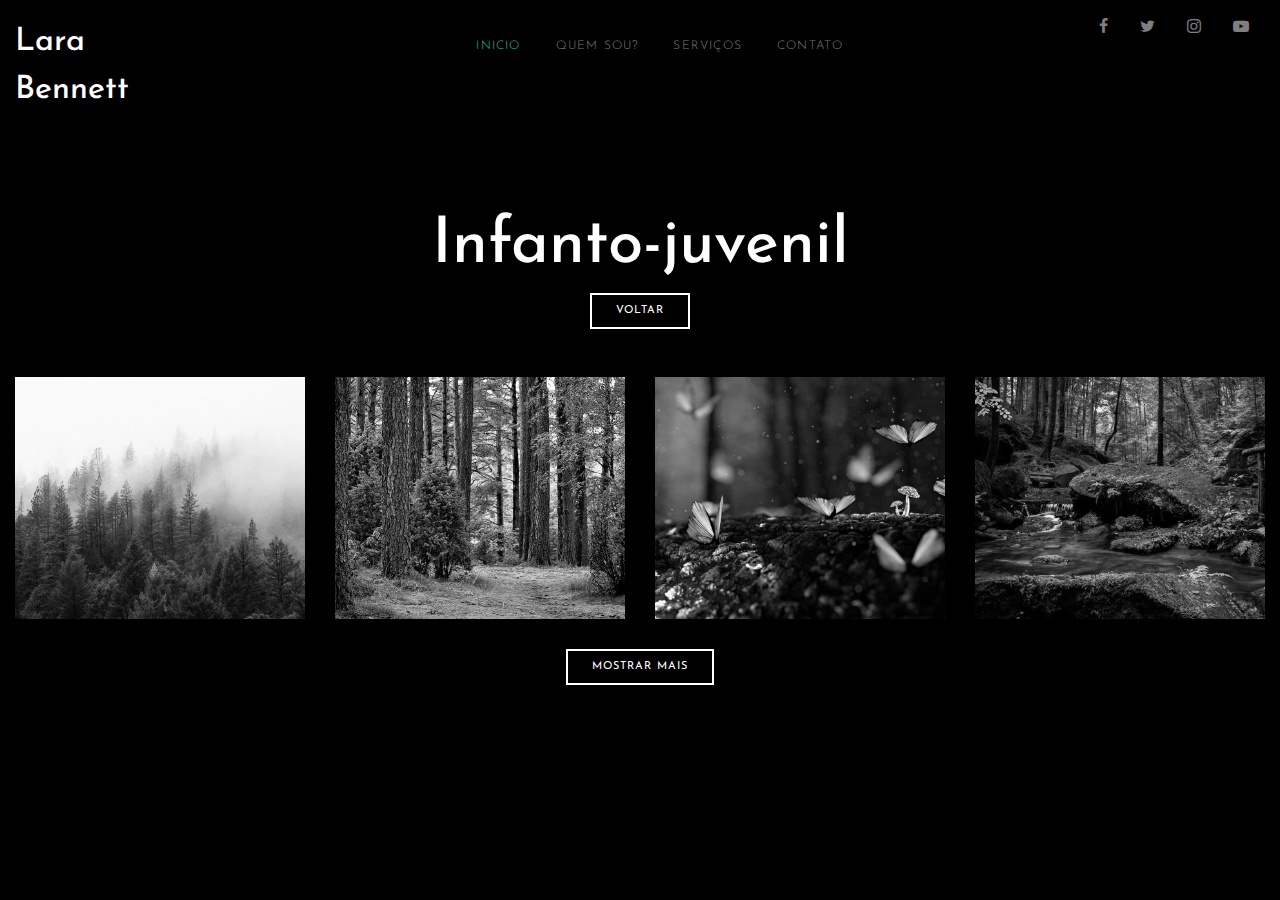
<file: Infanto-juvenil.html>
<!DOCTYPE html>
<html lang="pt-br">

<head>
  <title>Lara Bennett&mdash; Fotografia</title>
  <meta charset="utf-8">
  <meta name="viewport" content="width=device-width, initial-scale=1, shrink-to-fit=no">

  <link href="https://fonts.googleapis.com/css2?family=Josefin+Sans:wght@400;700&family=Roboto+Mono:wght@400;700&display=swap" rel="stylesheet">
  <link rel="stylesheet" href="fonts/icomoon/style.css">

  <link rel="stylesheet" href="css/bootstrap.min.css">
  <link rel="stylesheet" href="css/magnific-popup.css">
  <link rel="stylesheet" href="css/jquery-ui.css">
  <link rel="stylesheet" href="css/owl.carousel.min.css">
  <link rel="stylesheet" href="css/owl.theme.default.min.css">

  <link rel="stylesheet" href="css/lightgallery.min.css">

  <link rel="stylesheet" href="css/bootstrap-datepicker.css">

  <link rel="stylesheet" href="fonts/flaticon/font/flaticon.css">

  <link rel="stylesheet" href="css/swiper.css">

  <link rel="stylesheet" href="css/aos.css">

  <link rel="stylesheet" href="css/style.css">

</head>

<body>

  <div class="site-wrap">

    <div class="site-mobile-menu">
      <div class="site-mobile-menu-header">
        <div class="site-mobile-menu-close mt-3">
          <span class="icon-close2 js-menu-toggle"></span>
        </div>
      </div>
      <div class="site-mobile-menu-body">

      </div>
    </div>




    <header class="site-navbar py-3" role="banner">

      <div class="container-fluid">
        <div class="row align-item esconders-center">

          <div class="col-6 col-xl-2" data-aos="fade-down">
            <h1 class="mb-0"><a href="index.html" class="text-white h2 mb-0">Lara Bennett</a></h1>
          </div>
          <div class="col-10 col-md-8 d-none d-xl-block" data-aos="fade-down">
            <nav class="site-navigation position-relative text-right text-lg-center" role="navigation">

              <ul class="site-menu js-clone-nav mx-auto d-none d-lg-block">
                <li class="active"><a href="index.html">Inicio</a></li>
                <li><a href="about.html">Quem sou?</a></li>
                <li><a href="services.html">Serviços</a></li>
                <li><a href="contact.html">Contato</a></li>
              </ul>
            </nav>
          </div>

          <div class="col-6 col-xl-2 text-right" data-aos="fade-down">
            <div class="d-none d-xl-inline-block">
              <ul class="site-menu js-clone-nav ml-auto list-unstyled d-flex text-right mb-0" data-class="social">
                <li>
                  <a href="#" class="pl-0 pr-3"><span class="icon-facebook"></span></a>
                </li>
                <li>
                  <a href="#" class="pl-3 pr-3"><span class="icon-twitter"></span></a>
                </li>
                <li>
                  <a href="#" class="pl-3 pr-3"><span class="icon-instagram"></span></a>
                </li>
                <li>
                  <a href="#" class="pl-3 pr-3"><span class="icon-youtube-play"></span></a>
                </li>
              </ul>
            </div>

            <div class="d-inline-block d-xl-none ml-md-0 mr-auto py-3" style="position: relative; top: 3px;"><a href="#" class="site-menu-toggle js-menu-toggle text-white"><span class="icon-menu h3"></span></a></div>

          </div>

        </div>
      </div>

    </header>



    <div class="site-section" data-aos="fade">
      <div class="container-fluid">

        <div class="row justify-content-center">

          <div class="col-md-7">
            <div class="row mb-5">
              <div class="col-12 ">
                <h2 class="site-section-heading text-center">Infanto-juvenil</h2>
                <div class="btn-container">
                  <a href="index.html" class="btn btn-outline-white py-2 px-4">Voltar</a>
                </div>
              </div>

            </div>

          </div>

        </div>
        <div class="row" id="lightgallery">
          <div class="col-sm-6 col-md-4 col-lg-3 col-xl-3 item" data-aos="fade" data-src="images/big-images/nature_big_1.jpg">
            <a href="#"><img src="images/nature_small_1.jpg" class="img-fluid"></a>
          </div>
          <div class="col-sm-6 col-md-4 col-lg-3 col-xl-3 item" data-aos="fade" data-src="images/big-images/nature_big_2.jpg">
            <a href="#"><img src="images/nature_small_2.jpg" class="img-fluid"></a>
          </div>
          <div class="col-sm-6 col-md-4 col-lg-3 col-xl-3 item" data-aos="fade" data-src="images/big-images/nature_big_3.jpg">
            <a href="#"><img src="images/nature_small_3.jpg" class="img-fluid"></a>
          </div>
          <div class="col-sm-6 col-md-4 col-lg-3 col-xl-3 item" data-aos="fade" data-src="images/big-images/nature_big_4.jpg"> <a href="#"><img src="images/nature_small_4.jpg" class="img-fluid"></a>
          </div>




          <div class="col-sm-6 col-md-4 col-lg-3 col-xl-3 item esconder" data-aos="fade" data-src="images/big-images/nature_big_5.jpg">
            <a href="#"><img src="images/nature_small_5.jpg" class="img-fluid"></a>
          </div>
          <div class="col-sm-6 col-md-4 col-lg-3 col-xl-3 item esconder" data-aos="fade" data-src="images/big-images/nature_big_6.jpg">
            <a href="#"><img src="images/nature_small_6.jpg" class="img-fluid"></a>
          </div>

          <div class="col-sm-6 col-md-4 col-lg-3 col-xl-3 item esconder" data-aos="fade" data-src="images/big-images/nature_big_7.jpg">
            <a href="#"><img src="images/nature_small_7.jpg" class="img-fluid"></a>
          </div>
          <div class="col-sm-6 col-md-4 col-lg-3 col-xl-3 item esconder" data-aos="fade" data-src="images/big-images/nature_big_8.jpg">
            <a href="#"><img src="images/nature_small_8.jpg" class="img-fluid"></a>
          </div>
          <div class="col-sm-6 col-md-4 col-lg-3 col-xl-3 item esconder" data-aos="fade" data-src="images/big-images/nature_big_9.jpg">
            <a href="#"><img src="images/nature_small_9.jpg" class="img-fluid"></a>
          </div>

          <div class="col-sm-6 col-md-4 col-lg-3 col-xl-3 item esconder" data-aos="fade" data-src="images/big-images/nature_big_9.jpg">
            <a href="#"><img src="images/nature_small_9.jpg" class="img-fluid"></a>
          </div>
          <div class="col-sm-6 col-md-4 col-lg-3 col-xl-3 item esconder" data-aos="fade" data-src="images/big-images/nature_big_8.jpg"> <a href="#"><img src="images/nature_small_8.jpg" class="img-fluid"></a>
          </div>
          <div class="col-sm-6 col-md-4 col-lg-3 col-xl-3 item esconder" data-aos="fade" data-src="images/big-images/nature_big_7.jpg">
            <a href="#"><img src="images/nature_small_7.jpg" class="img-fluid"></a>
          </div>
          <div class="col-sm-6 col-md-4 col-lg-3 col-xl-3 item esconder" data-aos="fade" data-src="images/big-images/nature_big_6.jpg">
            <a href="#"><img src="images/nature_small_6.jpg" class="img-fluid"></a>
          </div>
          <div class="col-sm-6 col-md-4 col-lg-3 col-xl-3 item esconder" data-aos="fade" data-src="images/big-images/nature_big_5.jpg">
            <a href="#"><img src="images/nature_small_5.jpg" class="img-fluid"></a>
          </div>
          <div class="col-sm-6 col-md-4 col-lg-3 col-xl-3 item esconder" data-aos="fade" data-src="images/big-images/nature_big_4.jpg">
            <a href="#"><img src="images/nature_small_4.jpg" class="img-fluid"></a>
          </div>
          <div class="col-sm-6 col-md-4 col-lg-3 col-xl-3 item esconder" data-aos="fade" data-src="images/big-images/nature_big_3.jpg">
            <a href="#"><img src="images/nature_small_3.jpg" class="img-fluid"></a>
          </div>
        </div>
      </div>
      <div class="btn-container">
        <a id="show-or-hide" class="btn white btn-outline-white py-2 px-4">Mostrar mais</a>
      </div>


    </div>
  </div>
  </div>







  </div>

  <script src="js/jquery-3.3.1.min.js"></script>
  <script src="js/jquery-migrate-3.0.1.min.js"></script>
  <script src="js/jquery-ui.js"></script>
  <script src="js/popper.min.js"></script>
  <script src="js/bootstrap.min.js"></script>
  <script src="js/owl.carousel.min.js"></script>
  <script src="js/jquery.stellar.min.js"></script>
  <script src="js/jquery.countdown.min.js"></script>
  <script src="js/jquery.magnific-popup.min.js"></script>
  <script src="js/bootstrap-datepicker.min.js"></script>
  <script src="js/swiper.min.js"></script>
  <script src="js/aos.js"></script>

  <script src="js/picturefill.min.js"></script>
  <script src="js/lightgallery-all.min.js"></script>
  <script src="js/jquery.mousewheel.min.js"></script>

  <script src="js/main.js"></script>
  <script defer src="js/show-or-hide.js"></script>

  <script>
    $(document).ready(function () {
      $('#lightgallery').lightGallery();
    });
  </script>

</body>

</html>
</file>
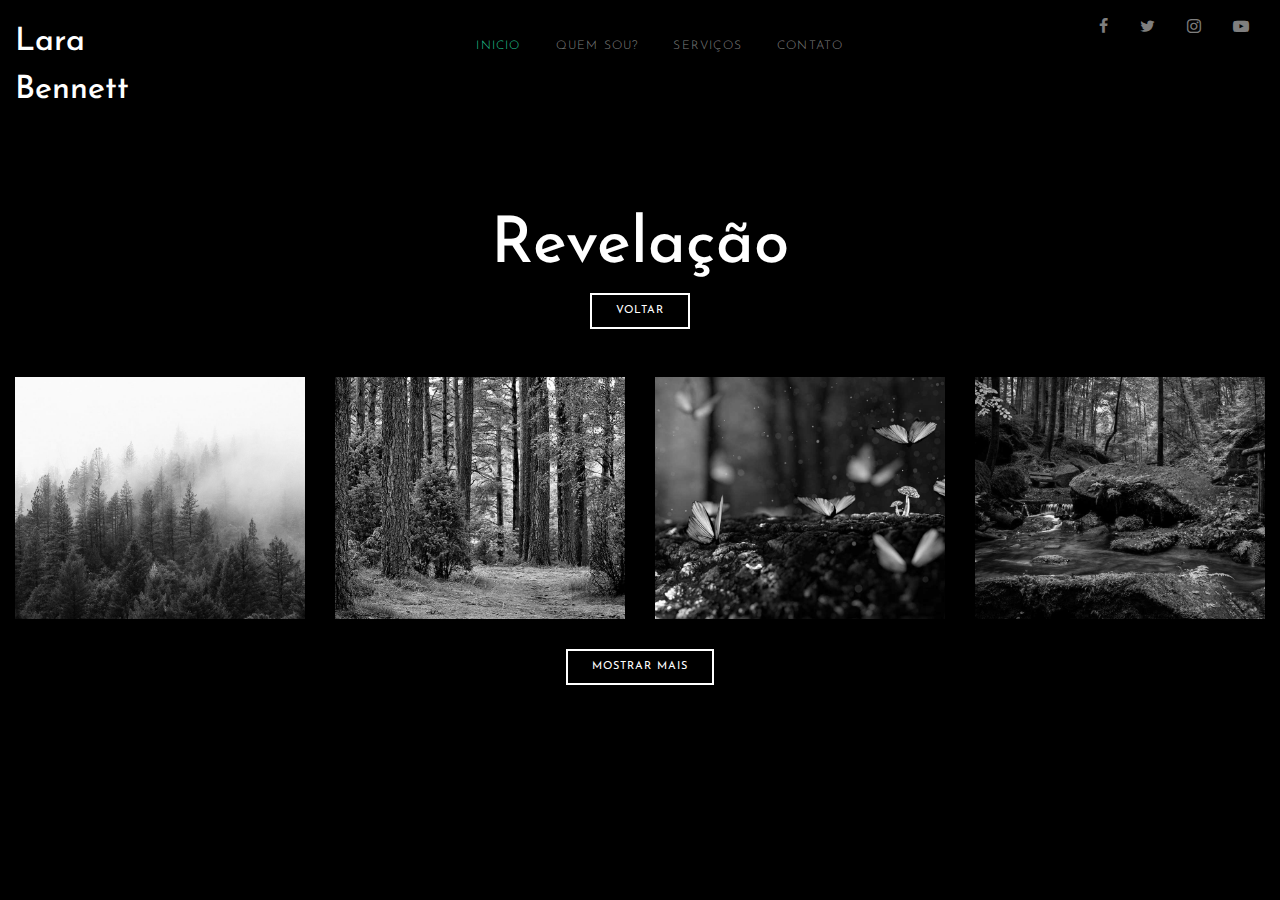
<file: revelaçao.html>
<!DOCTYPE html>
<html lang="pt-br">

<head>
  <title>Lara Bennett &mdash; Fotografia</title>
  <meta charset="utf-8">
  <meta name="viewport" content="width=device-width, initial-scale=1, shrink-to-fit=no">

  <link href="https://fonts.googleapis.com/css2?family=Josefin+Sans:wght@400;700&family=Roboto+Mono:wght@400;700&display=swap" rel="stylesheet">
  <link rel="stylesheet" href="fonts/icomoon/style.css">

  <link rel="stylesheet" href="css/bootstrap.min.css">
  <link rel="stylesheet" href="css/magnific-popup.css">
  <link rel="stylesheet" href="css/jquery-ui.css">
  <link rel="stylesheet" href="css/owl.carousel.min.css">
  <link rel="stylesheet" href="css/owl.theme.default.min.css">

  <link rel="stylesheet" href="css/lightgallery.min.css">

  <link rel="stylesheet" href="css/bootstrap-datepicker.css">

  <link rel="stylesheet" href="fonts/flaticon/font/flaticon.css">

  <link rel="stylesheet" href="css/swiper.css">

  <link rel="stylesheet" href="css/aos.css">

  <link rel="stylesheet" href="css/style.css">

</head>

<body>

  <div class="site-wrap">

    <div class="site-mobile-menu">
      <div class="site-mobile-menu-header">
        <div class="site-mobile-menu-close mt-3">
          <span class="icon-close2 js-menu-toggle"></span>
        </div>
      </div>
      <div class="site-mobile-menu-body">

      </div>
    </div>




    <header class="site-navbar py-3" role="banner">

      <div class="container-fluid">
        <div class="row align-item esconders-center">

          <div class="col-6 col-xl-2" data-aos="fade-down">
            <h1 class="mb-0"><a href="index.html" class="text-white h2 mb-0">Lara Bennett</a></h1>
          </div>
          <div class="col-10 col-md-8 d-none d-xl-block" data-aos="fade-down">
            <nav class="site-navigation position-relative text-right text-lg-center" role="navigation">

              <ul class="site-menu js-clone-nav mx-auto d-none d-lg-block">
                <li class="active"><a href="index.html">Inicio</a></li>
                <li><a href="about.html">Quem sou?</a></li>
                <li><a href="services.html">Serviços</a></li>
                <li><a href="contact.html">Contato</a></li>
              </ul>
            </nav>
          </div>

          <div class="col-6 col-xl-2 text-right" data-aos="fade-down">
            <div class="d-none d-xl-inline-block">
              <ul class="site-menu js-clone-nav ml-auto list-unstyled d-flex text-right mb-0" data-class="social">
                <li>
                  <a href="#" class="pl-0 pr-3"><span class="icon-facebook"></span></a>
                </li>
                <li>
                  <a href="#" class="pl-3 pr-3"><span class="icon-twitter"></span></a>
                </li>
                <li>
                  <a href="#" class="pl-3 pr-3"><span class="icon-instagram"></span></a>
                </li>
                <li>
                  <a href="#" class="pl-3 pr-3"><span class="icon-youtube-play"></span></a>
                </li>
              </ul>
            </div>

            <div class="d-inline-block d-xl-none ml-md-0 mr-auto py-3" style="position: relative; top: 3px;"><a href="#" class="site-menu-toggle js-menu-toggle text-white"><span class="icon-menu h3"></span></a></div>

          </div>

        </div>
      </div>

    </header>



    <div class="site-section" data-aos="fade">
      <div class="container-fluid">

        <div class="row justify-content-center">

          <div class="col-md-7">
            <div class="row mb-5">
              <div class="col-12 ">
                <h2 class="site-section-heading text-center">Revelação</h2>
                <div class="btn-container">
                  <a href="index.html" class="btn btn-outline-white py-2 px-4">Voltar</a>
                </div>
              </div>

            </div>

          </div>

        </div>
        <div class="row" id="lightgallery">
          <div class="col-sm-6 col-md-4 col-lg-3 col-xl-3 item" data-aos="fade" data-src="images/big-images/nature_big_1.jpg">
            <a href="#"><img src="images/nature_small_1.jpg" class="img-fluid"></a>
          </div>
          <div class="col-sm-6 col-md-4 col-lg-3 col-xl-3 item" data-aos="fade" data-src="images/big-images/nature_big_2.jpg">
            <a href="#"><img src="images/nature_small_2.jpg" class="img-fluid"></a>
          </div>
          <div class="col-sm-6 col-md-4 col-lg-3 col-xl-3 item" data-aos="fade" data-src="images/big-images/nature_big_3.jpg">
            <a href="#"><img src="images/nature_small_3.jpg" class="img-fluid"></a>
          </div>
          <div class="col-sm-6 col-md-4 col-lg-3 col-xl-3 item" data-aos="fade" data-src="images/big-images/nature_big_4.jpg"> <a href="#"><img src="images/nature_small_4.jpg" class="img-fluid"></a>
          </div>




          <div class="col-sm-6 col-md-4 col-lg-3 col-xl-3 item esconder" data-aos="fade" data-src="images/big-images/nature_big_5.jpg">
            <a href="#"><img src="images/nature_small_5.jpg" class="img-fluid"></a>
          </div>
          <div class="col-sm-6 col-md-4 col-lg-3 col-xl-3 item esconder" data-aos="fade" data-src="images/big-images/nature_big_6.jpg">
            <a href="#"><img src="images/nature_small_6.jpg" class="img-fluid"></a>
          </div>

          <div class="col-sm-6 col-md-4 col-lg-3 col-xl-3 item esconder" data-aos="fade" data-src="images/big-images/nature_big_7.jpg">
            <a href="#"><img src="images/nature_small_7.jpg" class="img-fluid"></a>
          </div>
          <div class="col-sm-6 col-md-4 col-lg-3 col-xl-3 item esconder" data-aos="fade" data-src="images/big-images/nature_big_8.jpg">
            <a href="#"><img src="images/nature_small_8.jpg" class="img-fluid"></a>
          </div>
          <div class="col-sm-6 col-md-4 col-lg-3 col-xl-3 item esconder" data-aos="fade" data-src="images/big-images/nature_big_9.jpg">
            <a href="#"><img src="images/nature_small_9.jpg" class="img-fluid"></a>
          </div>

          <div class="col-sm-6 col-md-4 col-lg-3 col-xl-3 item esconder" data-aos="fade" data-src="images/big-images/nature_big_9.jpg">
            <a href="#"><img src="images/nature_small_9.jpg" class="img-fluid"></a>
          </div>
          <div class="col-sm-6 col-md-4 col-lg-3 col-xl-3 item esconder" data-aos="fade" data-src="images/big-images/nature_big_8.jpg"> <a href="#"><img src="images/nature_small_8.jpg" class="img-fluid"></a>
          </div>
          <div class="col-sm-6 col-md-4 col-lg-3 col-xl-3 item esconder" data-aos="fade" data-src="images/big-images/nature_big_7.jpg">
            <a href="#"><img src="images/nature_small_7.jpg" class="img-fluid"></a>
          </div>
          <div class="col-sm-6 col-md-4 col-lg-3 col-xl-3 item esconder" data-aos="fade" data-src="images/big-images/nature_big_6.jpg">
            <a href="#"><img src="images/nature_small_6.jpg" class="img-fluid"></a>
          </div>
          <div class="col-sm-6 col-md-4 col-lg-3 col-xl-3 item esconder" data-aos="fade" data-src="images/big-images/nature_big_5.jpg">
            <a href="#"><img src="images/nature_small_5.jpg" class="img-fluid"></a>
          </div>
          <div class="col-sm-6 col-md-4 col-lg-3 col-xl-3 item esconder" data-aos="fade" data-src="images/big-images/nature_big_4.jpg">
            <a href="#"><img src="images/nature_small_4.jpg" class="img-fluid"></a>
          </div>
          <div class="col-sm-6 col-md-4 col-lg-3 col-xl-3 item esconder" data-aos="fade" data-src="images/big-images/nature_big_3.jpg">
            <a href="#"><img src="images/nature_small_3.jpg" class="img-fluid"></a>
          </div>
        </div>
      </div>
      <div class="btn-container">
        <a id="show-or-hide" class="btn white btn-outline-white py-2 px-4">Mostrar mais</a>
      </div>


    </div>
  </div>
  </div>







  </div>

  <script src="js/jquery-3.3.1.min.js"></script>
  <script src="js/jquery-migrate-3.0.1.min.js"></script>
  <script src="js/jquery-ui.js"></script>
  <script src="js/popper.min.js"></script>
  <script src="js/bootstrap.min.js"></script>
  <script src="js/owl.carousel.min.js"></script>
  <script src="js/jquery.stellar.min.js"></script>
  <script src="js/jquery.countdown.min.js"></script>
  <script src="js/jquery.magnific-popup.min.js"></script>
  <script src="js/bootstrap-datepicker.min.js"></script>
  <script src="js/swiper.min.js"></script>
  <script src="js/aos.js"></script>

  <script src="js/picturefill.min.js"></script>
  <script src="js/lightgallery-all.min.js"></script>
  <script src="js/jquery.mousewheel.min.js"></script>

  <script src="js/main.js"></script>
  <script defer src="js/show-or-hide.js"></script>

  <script>
    $(document).ready(function () {
      $('#lightgallery').lightGallery();
    });
  </script>

</body>

</html>
</file>
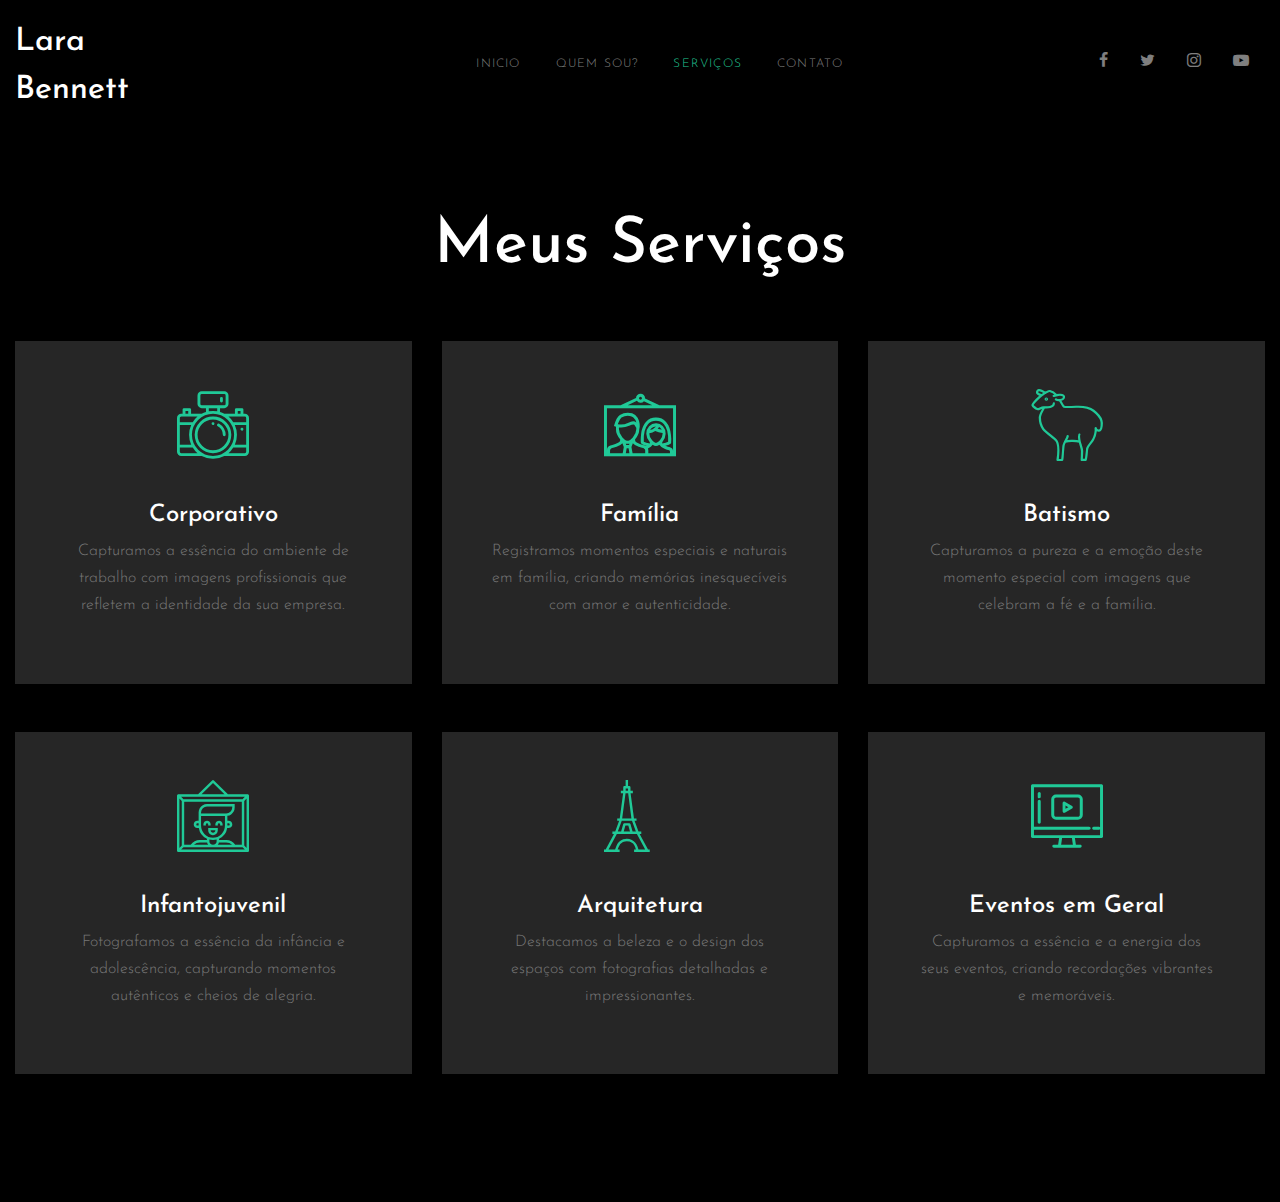
<file: services.html>
<!DOCTYPE html>
<html lang="pt-br">

<head>
  <title>Lara Bennett&mdash; Fotografia</title>
  <meta charset="utf-8">
  <meta name="viewport" content="width=device-width, initial-scale=1, shrink-to-fit=no">

  <link href="https://fonts.googleapis.com/css2?family=Josefin+Sans:wght@400;700&family=Roboto+Mono:wght@400;700&display=swap" rel="stylesheet">
  <link rel="stylesheet" href="fonts/icomoon/style.css">

  <link rel="stylesheet" href="css/bootstrap.min.css">
  <link rel="stylesheet" href="css/magnific-popup.css">
  <link rel="stylesheet" href="css/jquery-ui.css">
  <link rel="stylesheet" href="css/owl.carousel.min.css">
  <link rel="stylesheet" href="css/owl.theme.default.min.css">

  <link rel="stylesheet" href="css/lightgallery.min.css">

  <link rel="stylesheet" href="css/bootstrap-datepicker.css">

  <link rel="stylesheet" href="fonts/flaticon/font/flaticon.css">

  <link rel="stylesheet" href="css/swiper.css">

  <link rel="stylesheet" href="css/aos.css">

  <link rel="stylesheet" href="css/style.css">

</head>

<body>

  <div class="site-wrap">

    <div class="site-mobile-menu">
      <div class="site-mobile-menu-header">
        <div class="site-mobile-menu-close mt-3">
          <span class="icon-close2 js-menu-toggle"></span>
        </div>
      </div>
      <div class="site-mobile-menu-body">

      </div>
    </div>




    <header class="site-navbar py-3" role="banner">

      <div class="container-fluid">
        <div class="row align-items-center">

          <div class="col-6 col-xl-2" data-aos="fade-down">
            <h1 class="mb-0"><a href="index.html" class="text-white h2 mb-0">Lara Bennett</a></h1>
          </div>
          <div class="col-10 col-md-8 d-none d-xl-block" data-aos="fade-down">
            <nav class="site-navigation position-relative text-right text-lg-center" role="navigation">

              <ul class="site-menu js-clone-nav mx-auto d-none d-lg-block">
                <li><a href="index.html">Inicio</a></li>
                <li><a href="about.html">Quem sou?</a></li>
                <li class="active"><a href="services.html">Serviços</a></li>
                <li><a href="contact.html">Contato</a></li>
              </ul>
            </nav>
          </div>

          <div class="col-6 col-xl-2 text-right" data-aos="fade-down">
            <div class="d-none d-xl-inline-block">
              <ul class="site-menu js-clone-nav ml-auto list-unstyled d-flex text-right mb-0" data-class="social">
                <li>
                  <a href="#" class="pl-0 pr-3"><span class="icon-facebook"></span></a>
                </li>
                <li>
                  <a href="#" class="pl-3 pr-3"><span class="icon-twitter"></span></a>
                </li>
                <li>
                  <a href="#" class="pl-3 pr-3"><span class="icon-instagram"></span></a>
                </li>
                <li>
                  <a href="#" class="pl-3 pr-3"><span class="icon-youtube-play"></span></a>
                </li>
              </ul>
            </div>

            <div class="d-inline-block d-xl-none ml-md-0 mr-auto py-3" style="position: relative; top: 3px;"><a href="#" class="site-menu-toggle js-menu-toggle text-white"><span class="icon-menu h3"></span></a></div>

          </div>

        </div>
      </div>

    </header>



    <div class="site-section" data-aos="fade">
      <div class="container-fluid">

        <div class="row justify-content-center">

          <div class="col-md-7">
            <div class="row mb-5">
              <div class="col-12 ">
                <h2 class="site-section-heading text-center">Meus Serviços</h2>
              </div>
            </div>
          </div>

        </div>

        <div class="row">
          <div class="col-md-6 col-lg-6 col-xl-4 text-center mb-5 mb-lg-5">
            <div class="h-100 p-4 p-lg-5 site-block-feature-7">
              <span class="icon flaticon-camera display-3 text-primary mb-4 d-block"></span>
              <h3 class="text-white h4">Corporativo</h3>
              <p>Capturamos a essência do ambiente de trabalho com imagens profissionais que refletem a identidade da sua empresa.</p>
            </div>
          </div>
          <div class="col-md-6 col-lg-6 col-xl-4 text-center mb-5 mb-lg-5">
            <div class="h-100 p-4 p-lg-5 site-block-feature-7">
              <span class="icon flaticon-picture display-3 text-primary mb-4 d-block"></span>
              <h3 class="text-white h4">Família</h3>
              <p>Registramos momentos especiais e naturais em família, criando memórias inesquecíveis com amor e autenticidade.</p>

            </div>
          </div>
          <div class="col-md-6 col-lg-6 col-xl-4 text-center mb-5 mb-lg-5">
            <div class="h-100 p-4 p-lg-5 site-block-feature-7">
              <span class="icon flaticon-sheep display-3 text-primary mb-4 d-block"></span>
              <h3 class="text-white h4">Batismo</h3>
              <p>Capturamos a pureza e a emoção deste momento especial com imagens que celebram a fé e a família.</p>

            </div>
          </div>

          <div class="col-md-6 col-lg-6 col-xl-4 text-center mb-5 mb-lg-5">
            <div class="h-100 p-4 p-lg-5 site-block-feature-7">
              <span class="icon flaticon-frame display-3 text-primary mb-4 d-block"></span>
              <h3 class="text-white h4">Infantojuvenil</h3>
              <p>Fotografamos a essência da infância e adolescência, capturando momentos autênticos e cheios de alegria.</p>

            </div>
          </div>
          <div class="col-md-6 col-lg-6 col-xl-4 text-center mb-5 mb-lg-5">
            <div class="h-100 p-4 p-lg-5 site-block-feature-7">
              <span class="icon flaticon-eiffel-tower display-3 text-primary mb-4 d-block"></span>
              <h3 class="text-white h4">Arquitetura</h3>
              <p>Destacamos a beleza e o design dos espaços com fotografias detalhadas e impressionantes.</p>

            </div>
          </div>
          <div class="col-md-6 col-lg-6 col-xl-4 text-center mb-5 mb-lg-5">
            <div class="h-100 p-4 p-lg-5 site-block-feature-7">
              <span class="icon flaticon-video-play display-3 text-primary mb-4 d-block"></span>
              <h3 class="text-white h4">Eventos em Geral</h3>
              <p>Capturamos a essência e a energia dos seus eventos, criando recordações vibrantes e memoráveis.</p>

            </div>
          </div>

        </div>
      </div>
    </div>






  </div>

  <script src="js/jquery-3.3.1.min.js"></script>
  <script src="js/jquery-migrate-3.0.1.min.js"></script>
  <script src="js/jquery-ui.js"></script>
  <script src="js/popper.min.js"></script>
  <script src="js/bootstrap.min.js"></script>
  <script src="js/owl.carousel.min.js"></script>
  <script src="js/jquery.stellar.min.js"></script>
  <script src="js/jquery.countdown.min.js"></script>
  <script src="js/jquery.magnific-popup.min.js"></script>
  <script src="js/bootstrap-datepicker.min.js"></script>
  <script src="js/swiper.min.js"></script>
  <script src="js/aos.js"></script>

  <script src="js/picturefill.min.js"></script>
  <script src="js/lightgallery-all.min.js"></script>
  <script src="js/jquery.mousewheel.min.js"></script>

  <script src="js/main.js"></script>

  <script>
    $(document).ready(function () {
      $('#lightgallery').lightGallery();
    });
  </script>

</body>

</html>
</file>
<file: fonts/icomoon/style.css>
@font-face {
  font-family: 'icomoon';
  src:  url('fonts/icomoon.eot?10si43');
  src:  url('fonts/icomoon.eot?10si43#iefix') format('embedded-opentype'),
    url('fonts/icomoon.ttf?10si43') format('truetype'),
    url('fonts/icomoon.woff?10si43') format('woff'),
    url('fonts/icomoon.svg?10si43#icomoon') format('svg');
  font-weight: normal;
  font-style: normal;
}

[class^="icon-"], [class*=" icon-"] {
  /* use !important to prevent issues with browser extensions that change fonts */
  font-family: 'icomoon' !important;
  speak: none;
  font-style: normal;
  font-weight: normal;
  font-variant: normal;
  text-transform: none;
  line-height: 1;

  /* Better Font Rendering =========== */
  -webkit-font-smoothing: antialiased;
  -moz-osx-font-smoothing: grayscale;
}

.icon-asterisk:before {
  content: "\f069";
}
.icon-plus:before {
  content: "\f067";
}
.icon-question:before {
  content: "\f128";
}
.icon-minus:before {
  content: "\f068";
}
.icon-glass:before {
  content: "\f000";
}
.icon-music:before {
  content: "\f001";
}
.icon-search:before {
  content: "\f002";
}
.icon-envelope-o:before {
  content: "\f003";
}
.icon-heart:before {
  content: "\f004";
}
.icon-star:before {
  content: "\f005";
}
.icon-star-o:before {
  content: "\f006";
}
.icon-user:before {
  content: "\f007";
}
.icon-film:before {
  content: "\f008";
}
.icon-th-large:before {
  content: "\f009";
}
.icon-th:before {
  content: "\f00a";
}
.icon-th-list:before {
  content: "\f00b";
}
.icon-check:before {
  content: "\f00c";
}
.icon-close:before {
  content: "\f00d";
}
.icon-remove:before {
  content: "\f00d";
}
.icon-times:before {
  content: "\f00d";
}
.icon-search-plus:before {
  content: "\f00e";
}
.icon-search-minus:before {
  content: "\f010";
}
.icon-power-off:before {
  content: "\f011";
}
.icon-signal:before {
  content: "\f012";
}
.icon-cog:before {
  content: "\f013";
}
.icon-gear:before {
  content: "\f013";
}
.icon-trash-o:before {
  content: "\f014";
}
.icon-home:before {
  content: "\f015";
}
.icon-file-o:before {
  content: "\f016";
}
.icon-clock-o:before {
  content: "\f017";
}
.icon-road:before {
  content: "\f018";
}
.icon-download:before {
  content: "\f019";
}
.icon-arrow-circle-o-down:before {
  content: "\f01a";
}
.icon-arrow-circle-o-up:before {
  content: "\f01b";
}
.icon-inbox:before {
  content: "\f01c";
}
.icon-play-circle-o:before {
  content: "\f01d";
}
.icon-repeat:before {
  content: "\f01e";
}
.icon-rotate-right:before {
  content: "\f01e";
}
.icon-refresh:before {
  content: "\f021";
}
.icon-list-alt:before {
  content: "\f022";
}
.icon-lock:before {
  content: "\f023";
}
.icon-flag:before {
  content: "\f024";
}
.icon-headphones:before {
  content: "\f025";
}
.icon-volume-off:before {
  content: "\f026";
}
.icon-volume-down:before {
  content: "\f027";
}
.icon-volume-up:before {
  content: "\f028";
}
.icon-qrcode:before {
  content: "\f029";
}
.icon-barcode:before {
  content: "\f02a";
}
.icon-tag:before {
  content: "\f02b";
}
.icon-tags:before {
  content: "\f02c";
}
.icon-book:before {
  content: "\f02d";
}
.icon-bookmark:before {
  content: "\f02e";
}
.icon-print:before {
  content: "\f02f";
}
.icon-camera:before {
  content: "\f030";
}
.icon-font:before {
  content: "\f031";
}
.icon-bold:before {
  content: "\f032";
}
.icon-italic:before {
  content: "\f033";
}
.icon-text-height:before {
  content: "\f034";
}
.icon-text-width:before {
  content: "\f035";
}
.icon-align-left:before {
  content: "\f036";
}
.icon-align-center:before {
  content: "\f037";
}
.icon-align-right:before {
  content: "\f038";
}
.icon-align-justify:before {
  content: "\f039";
}
.icon-list:before {
  content: "\f03a";
}
.icon-dedent:before {
  content: "\f03b";
}
.icon-outdent:before {
  content: "\f03b";
}
.icon-indent:before {
  content: "\f03c";
}
.icon-video-camera:before {
  content: "\f03d";
}
.icon-image:before {
  content: "\f03e";
}
.icon-photo:before {
  content: "\f03e";
}
.icon-picture-o:before {
  content: "\f03e";
}
.icon-pencil:before {
  content: "\f040";
}
.icon-map-marker:before {
  content: "\f041";
}
.icon-adjust:before {
  content: "\f042";
}
.icon-tint:before {
  content: "\f043";
}
.icon-edit:before {
  content: "\f044";
}
.icon-pencil-square-o:before {
  content: "\f044";
}
.icon-share-square-o:before {
  content: "\f045";
}
.icon-check-square-o:before {
  content: "\f046";
}
.icon-arrows:before {
  content: "\f047";
}
.icon-step-backward:before {
  content: "\f048";
}
.icon-fast-backward:before {
  content: "\f049";
}
.icon-backward:before {
  content: "\f04a";
}
.icon-play:before {
  content: "\f04b";
}
.icon-pause:before {
  content: "\f04c";
}
.icon-stop:before {
  content: "\f04d";
}
.icon-forward:before {
  content: "\f04e";
}
.icon-fast-forward:before {
  content: "\f050";
}
.icon-step-forward:before {
  content: "\f051";
}
.icon-eject:before {
  content: "\f052";
}
.icon-chevron-left:before {
  content: "\f053";
}
.icon-chevron-right:before {
  content: "\f054";
}
.icon-plus-circle:before {
  content: "\f055";
}
.icon-minus-circle:before {
  content: "\f056";
}
.icon-times-circle:before {
  content: "\f057";
}
.icon-check-circle:before {
  content: "\f058";
}
.icon-question-circle:before {
  content: "\f059";
}
.icon-info-circle:before {
  content: "\f05a";
}
.icon-crosshairs:before {
  content: "\f05b";
}
.icon-times-circle-o:before {
  content: "\f05c";
}
.icon-check-circle-o:before {
  content: "\f05d";
}
.icon-ban:before {
  content: "\f05e";
}
.icon-arrow-left:before {
  content: "\f060";
}
.icon-arrow-right:before {
  content: "\f061";
}
.icon-arrow-up:before {
  content: "\f062";
}
.icon-arrow-down:before {
  content: "\f063";
}
.icon-mail-forward:before {
  content: "\f064";
}
.icon-share:before {
  content: "\f064";
}
.icon-expand:before {
  content: "\f065";
}
.icon-compress:before {
  content: "\f066";
}
.icon-exclamation-circle:before {
  content: "\f06a";
}
.icon-gift:before {
  content: "\f06b";
}
.icon-leaf:before {
  content: "\f06c";
}
.icon-fire:before {
  content: "\f06d";
}
.icon-eye:before {
  content: "\f06e";
}
.icon-eye-slash:before {
  content: "\f070";
}
.icon-exclamation-triangle:before {
  content: "\f071";
}
.icon-warning:before {
  content: "\f071";
}
.icon-plane:before {
  content: "\f072";
}
.icon-calendar:before {
  content: "\f073";
}
.icon-random:before {
  content: "\f074";
}
.icon-comment:before {
  content: "\f075";
}
.icon-magnet:before {
  content: "\f076";
}
.icon-chevron-up:before {
  content: "\f077";
}
.icon-chevron-down:before {
  content: "\f078";
}
.icon-retweet:before {
  content: "\f079";
}
.icon-shopping-cart:before {
  content: "\f07a";
}
.icon-folder:before {
  content: "\f07b";
}
.icon-folder-open:before {
  content: "\f07c";
}
.icon-arrows-v:before {
  content: "\f07d";
}
.icon-arrows-h:before {
  content: "\f07e";
}
.icon-bar-chart:before {
  content: "\f080";
}
.icon-bar-chart-o:before {
  content: "\f080";
}
.icon-twitter-square:before {
  content: "\f081";
}
.icon-facebook-square:before {
  content: "\f082";
}
.icon-camera-retro:before {
  content: "\f083";
}
.icon-key:before {
  content: "\f084";
}
.icon-cogs:before {
  content: "\f085";
}
.icon-gears:before {
  content: "\f085";
}
.icon-comments:before {
  content: "\f086";
}
.icon-thumbs-o-up:before {
  content: "\f087";
}
.icon-thumbs-o-down:before {
  content: "\f088";
}
.icon-star-half:before {
  content: "\f089";
}
.icon-heart-o:before {
  content: "\f08a";
}
.icon-sign-out:before {
  content: "\f08b";
}
.icon-linkedin-square:before {
  content: "\f08c";
}
.icon-thumb-tack:before {
  content: "\f08d";
}
.icon-external-link:before {
  content: "\f08e";
}
.icon-sign-in:before {
  content: "\f090";
}
.icon-trophy:before {
  content: "\f091";
}
.icon-github-square:before {
  content: "\f092";
}
.icon-upload:before {
  content: "\f093";
}
.icon-lemon-o:before {
  content: "\f094";
}
.icon-phone:before {
  content: "\f095";
}
.icon-square-o:before {
  content: "\f096";
}
.icon-bookmark-o:before {
  content: "\f097";
}
.icon-phone-square:before {
  content: "\f098";
}
.icon-twitter:before {
  content: "\f099";
}
.icon-facebook:before {
  content: "\f09a";
}
.icon-facebook-f:before {
  content: "\f09a";
}
.icon-github:before {
  content: "\f09b";
}
.icon-unlock:before {
  content: "\f09c";
}
.icon-credit-card:before {
  content: "\f09d";
}
.icon-feed:before {
  content: "\f09e";
}
.icon-rss:before {
  content: "\f09e";
}
.icon-hdd-o:before {
  content: "\f0a0";
}
.icon-bullhorn:before {
  content: "\f0a1";
}
.icon-bell-o:before {
  content: "\f0a2";
}
.icon-certificate:before {
  content: "\f0a3";
}
.icon-hand-o-right:before {
  content: "\f0a4";
}
.icon-hand-o-left:before {
  content: "\f0a5";
}
.icon-hand-o-up:before {
  content: "\f0a6";
}
.icon-hand-o-down:before {
  content: "\f0a7";
}
.icon-arrow-circle-left:before {
  content: "\f0a8";
}
.icon-arrow-circle-right:before {
  content: "\f0a9";
}
.icon-arrow-circle-up:before {
  content: "\f0aa";
}
.icon-arrow-circle-down:before {
  content: "\f0ab";
}
.icon-globe:before {
  content: "\f0ac";
}
.icon-wrench:before {
  content: "\f0ad";
}
.icon-tasks:before {
  content: "\f0ae";
}
.icon-filter:before {
  content: "\f0b0";
}
.icon-briefcase:before {
  content: "\f0b1";
}
.icon-arrows-alt:before {
  content: "\f0b2";
}
.icon-group:before {
  content: "\f0c0";
}
.icon-users:before {
  content: "\f0c0";
}
.icon-chain:before {
  content: "\f0c1";
}
.icon-link:before {
  content: "\f0c1";
}
.icon-cloud:before {
  content: "\f0c2";
}
.icon-flask:before {
  content: "\f0c3";
}
.icon-cut:before {
  content: "\f0c4";
}
.icon-scissors:before {
  content: "\f0c4";
}
.icon-copy:before {
  content: "\f0c5";
}
.icon-files-o:before {
  content: "\f0c5";
}
.icon-paperclip:before {
  content: "\f0c6";
}
.icon-floppy-o:before {
  content: "\f0c7";
}
.icon-save:before {
  content: "\f0c7";
}
.icon-square:before {
  content: "\f0c8";
}
.icon-bars:before {
  content: "\f0c9";
}
.icon-navicon:before {
  content: "\f0c9";
}
.icon-reorder:before {
  content: "\f0c9";
}
.icon-list-ul:before {
  content: "\f0ca";
}
.icon-list-ol:before {
  content: "\f0cb";
}
.icon-strikethrough:before {
  content: "\f0cc";
}
.icon-underline:before {
  content: "\f0cd";
}
.icon-table:before {
  content: "\f0ce";
}
.icon-magic:before {
  content: "\f0d0";
}
.icon-truck:before {
  content: "\f0d1";
}
.icon-pinterest:before {
  content: "\f0d2";
}
.icon-pinterest-square:before {
  content: "\f0d3";
}
.icon-google-plus-square:before {
  content: "\f0d4";
}
.icon-google-plus:before {
  content: "\f0d5";
}
.icon-money:before {
  content: "\f0d6";
}
.icon-caret-down:before {
  content: "\f0d7";
}
.icon-caret-up:before {
  content: "\f0d8";
}
.icon-caret-left:before {
  content: "\f0d9";
}
.icon-caret-right:before {
  content: "\f0da";
}
.icon-columns:before {
  content: "\f0db";
}
.icon-sort:before {
  content: "\f0dc";
}
.icon-unsorted:before {
  content: "\f0dc";
}
.icon-sort-desc:before {
  content: "\f0dd";
}
.icon-sort-down:before {
  content: "\f0dd";
}
.icon-sort-asc:before {
  content: "\f0de";
}
.icon-sort-up:before {
  content: "\f0de";
}
.icon-envelope:before {
  content: "\f0e0";
}
.icon-linkedin:before {
  content: "\f0e1";
}
.icon-rotate-left:before {
  content: "\f0e2";
}
.icon-undo:before {
  content: "\f0e2";
}
.icon-gavel:before {
  content: "\f0e3";
}
.icon-legal:before {
  content: "\f0e3";
}
.icon-dashboard:before {
  content: "\f0e4";
}
.icon-tachometer:before {
  content: "\f0e4";
}
.icon-comment-o:before {
  content: "\f0e5";
}
.icon-comments-o:before {
  content: "\f0e6";
}
.icon-bolt:before {
  content: "\f0e7";
}
.icon-flash:before {
  content: "\f0e7";
}
.icon-sitemap:before {
  content: "\f0e8";
}
.icon-umbrella:before {
  content: "\f0e9";
}
.icon-clipboard:before {
  content: "\f0ea";
}
.icon-paste:before {
  content: "\f0ea";
}
.icon-lightbulb-o:before {
  content: "\f0eb";
}
.icon-exchange:before {
  content: "\f0ec";
}
.icon-cloud-download:before {
  content: "\f0ed";
}
.icon-cloud-upload:before {
  content: "\f0ee";
}
.icon-user-md:before {
  content: "\f0f0";
}
.icon-stethoscope:before {
  content: "\f0f1";
}
.icon-suitcase:before {
  content: "\f0f2";
}
.icon-bell:before {
  content: "\f0f3";
}
.icon-coffee:before {
  content: "\f0f4";
}
.icon-cutlery:before {
  content: "\f0f5";
}
.icon-file-text-o:before {
  content: "\f0f6";
}
.icon-building-o:before {
  content: "\f0f7";
}
.icon-hospital-o:before {
  content: "\f0f8";
}
.icon-ambulance:before {
  content: "\f0f9";
}
.icon-medkit:before {
  content: "\f0fa";
}
.icon-fighter-jet:before {
  content: "\f0fb";
}
.icon-beer:before {
  content: "\f0fc";
}
.icon-h-square:before {
  content: "\f0fd";
}
.icon-plus-square:before {
  content: "\f0fe";
}
.icon-angle-double-left:before {
  content: "\f100";
}
.icon-angle-double-right:before {
  content: "\f101";
}
.icon-angle-double-up:before {
  content: "\f102";
}
.icon-angle-double-down:before {
  content: "\f103";
}
.icon-angle-left:before {
  content: "\f104";
}
.icon-angle-right:before {
  content: "\f105";
}
.icon-angle-up:before {
  content: "\f106";
}
.icon-angle-down:before {
  content: "\f107";
}
.icon-desktop:before {
  content: "\f108";
}
.icon-laptop:before {
  content: "\f109";
}
.icon-tablet:before {
  content: "\f10a";
}
.icon-mobile:before {
  content: "\f10b";
}
.icon-mobile-phone:before {
  content: "\f10b";
}
.icon-circle-o:before {
  content: "\f10c";
}
.icon-quote-left:before {
  content: "\f10d";
}
.icon-quote-right:before {
  content: "\f10e";
}
.icon-spinner:before {
  content: "\f110";
}
.icon-circle:before {
  content: "\f111";
}
.icon-mail-reply:before {
  content: "\f112";
}
.icon-reply:before {
  content: "\f112";
}
.icon-github-alt:before {
  content: "\f113";
}
.icon-folder-o:before {
  content: "\f114";
}
.icon-folder-open-o:before {
  content: "\f115";
}
.icon-smile-o:before {
  content: "\f118";
}
.icon-frown-o:before {
  content: "\f119";
}
.icon-meh-o:before {
  content: "\f11a";
}
.icon-gamepad:before {
  content: "\f11b";
}
.icon-keyboard-o:before {
  content: "\f11c";
}
.icon-flag-o:before {
  content: "\f11d";
}
.icon-flag-checkered:before {
  content: "\f11e";
}
.icon-terminal:before {
  content: "\f120";
}
.icon-code:before {
  content: "\f121";
}
.icon-mail-reply-all:before {
  content: "\f122";
}
.icon-reply-all:before {
  content: "\f122";
}
.icon-star-half-empty:before {
  content: "\f123";
}
.icon-star-half-full:before {
  content: "\f123";
}
.icon-star-half-o:before {
  content: "\f123";
}
.icon-location-arrow:before {
  content: "\f124";
}
.icon-crop:before {
  content: "\f125";
}
.icon-code-fork:before {
  content: "\f126";
}
.icon-chain-broken:before {
  content: "\f127";
}
.icon-unlink:before {
  content: "\f127";
}
.icon-info:before {
  content: "\f129";
}
.icon-exclamation:before {
  content: "\f12a";
}
.icon-superscript:before {
  content: "\f12b";
}
.icon-subscript:before {
  content: "\f12c";
}
.icon-eraser:before {
  content: "\f12d";
}
.icon-puzzle-piece:before {
  content: "\f12e";
}
.icon-microphone:before {
  content: "\f130";
}
.icon-microphone-slash:before {
  content: "\f131";
}
.icon-shield:before {
  content: "\f132";
}
.icon-calendar-o:before {
  content: "\f133";
}
.icon-fire-extinguisher:before {
  content: "\f134";
}
.icon-rocket:before {
  content: "\f135";
}
.icon-maxcdn:before {
  content: "\f136";
}
.icon-chevron-circle-left:before {
  content: "\f137";
}
.icon-chevron-circle-right:before {
  content: "\f138";
}
.icon-chevron-circle-up:before {
  content: "\f139";
}
.icon-chevron-circle-down:before {
  content: "\f13a";
}
.icon-html5:before {
  content: "\f13b";
}
.icon-css3:before {
  content: "\f13c";
}
.icon-anchor:before {
  content: "\f13d";
}
.icon-unlock-alt:before {
  content: "\f13e";
}
.icon-bullseye:before {
  content: "\f140";
}
.icon-ellipsis-h:before {
  content: "\f141";
}
.icon-ellipsis-v:before {
  content: "\f142";
}
.icon-rss-square:before {
  content: "\f143";
}
.icon-play-circle:before {
  content: "\f144";
}
.icon-ticket:before {
  content: "\f145";
}
.icon-minus-square:before {
  content: "\f146";
}
.icon-minus-square-o:before {
  content: "\f147";
}
.icon-level-up:before {
  content: "\f148";
}
.icon-level-down:before {
  content: "\f149";
}
.icon-check-square:before {
  content: "\f14a";
}
.icon-pencil-square:before {
  content: "\f14b";
}
.icon-external-link-square:before {
  content: "\f14c";
}
.icon-share-square:before {
  content: "\f14d";
}
.icon-compass:before {
  content: "\f14e";
}
.icon-caret-square-o-down:before {
  content: "\f150";
}
.icon-toggle-down:before {
  content: "\f150";
}
.icon-caret-square-o-up:before {
  content: "\f151";
}
.icon-toggle-up:before {
  content: "\f151";
}
.icon-caret-square-o-right:before {
  content: "\f152";
}
.icon-toggle-right:before {
  content: "\f152";
}
.icon-eur:before {
  content: "\f153";
}
.icon-euro:before {
  content: "\f153";
}
.icon-gbp:before {
  content: "\f154";
}
.icon-dollar:before {
  content: "\f155";
}
.icon-usd:before {
  content: "\f155";
}
.icon-inr:before {
  content: "\f156";
}
.icon-rupee:before {
  content: "\f156";
}
.icon-cny:before {
  content: "\f157";
}
.icon-jpy:before {
  content: "\f157";
}
.icon-rmb:before {
  content: "\f157";
}
.icon-yen:before {
  content: "\f157";
}
.icon-rouble:before {
  content: "\f158";
}
.icon-rub:before {
  content: "\f158";
}
.icon-ruble:before {
  content: "\f158";
}
.icon-krw:before {
  content: "\f159";
}
.icon-won:before {
  content: "\f159";
}
.icon-bitcoin:before {
  content: "\f15a";
}
.icon-btc:before {
  content: "\f15a";
}
.icon-file:before {
  content: "\f15b";
}
.icon-file-text:before {
  content: "\f15c";
}
.icon-sort-alpha-asc:before {
  content: "\f15d";
}
.icon-sort-alpha-desc:before {
  content: "\f15e";
}
.icon-sort-amount-asc:before {
  content: "\f160";
}
.icon-sort-amount-desc:before {
  content: "\f161";
}
.icon-sort-numeric-asc:before {
  content: "\f162";
}
.icon-sort-numeric-desc:before {
  content: "\f163";
}
.icon-thumbs-up:before {
  content: "\f164";
}
.icon-thumbs-down:before {
  content: "\f165";
}
.icon-youtube-square:before {
  content: "\f166";
}
.icon-youtube:before {
  content: "\f167";
}
.icon-xing:before {
  content: "\f168";
}
.icon-xing-square:before {
  content: "\f169";
}
.icon-youtube-play:before {
  content: "\f16a";
}
.icon-dropbox:before {
  content: "\f16b";
}
.icon-stack-overflow:before {
  content: "\f16c";
}
.icon-instagram:before {
  content: "\f16d";
}
.icon-flickr:before {
  content: "\f16e";
}
.icon-adn:before {
  content: "\f170";
}
.icon-bitbucket:before {
  content: "\f171";
}
.icon-bitbucket-square:before {
  content: "\f172";
}
.icon-tumblr:before {
  content: "\f173";
}
.icon-tumblr-square:before {
  content: "\f174";
}
.icon-long-arrow-down:before {
  content: "\f175";
}
.icon-long-arrow-up:before {
  content: "\f176";
}
.icon-long-arrow-left:before {
  content: "\f177";
}
.icon-long-arrow-right:before {
  content: "\f178";
}
.icon-apple:before {
  content: "\f179";
}
.icon-windows:before {
  content: "\f17a";
}
.icon-android:before {
  content: "\f17b";
}
.icon-linux:before {
  content: "\f17c";
}
.icon-dribbble:before {
  content: "\f17d";
}
.icon-skype:before {
  content: "\f17e";
}
.icon-foursquare:before {
  content: "\f180";
}
.icon-trello:before {
  content: "\f181";
}
.icon-female:before {
  content: "\f182";
}
.icon-male:before {
  content: "\f183";
}
.icon-gittip:before {
  content: "\f184";
}
.icon-gratipay:before {
  content: "\f184";
}
.icon-sun-o:before {
  content: "\f185";
}
.icon-moon-o:before {
  content: "\f186";
}
.icon-archive:before {
  content: "\f187";
}
.icon-bug:before {
  content: "\f188";
}
.icon-vk:before {
  content: "\f189";
}
.icon-weibo:before {
  content: "\f18a";
}
.icon-renren:before {
  content: "\f18b";
}
.icon-pagelines:before {
  content: "\f18c";
}
.icon-stack-exchange:before {
  content: "\f18d";
}
.icon-arrow-circle-o-right:before {
  content: "\f18e";
}
.icon-arrow-circle-o-left:before {
  content: "\f190";
}
.icon-caret-square-o-left:before {
  content: "\f191";
}
.icon-toggle-left:before {
  content: "\f191";
}
.icon-dot-circle-o:before {
  content: "\f192";
}
.icon-wheelchair:before {
  content: "\f193";
}
.icon-vimeo-square:before {
  content: "\f194";
}
.icon-try:before {
  content: "\f195";
}
.icon-turkish-lira:before {
  content: "\f195";
}
.icon-plus-square-o:before {
  content: "\f196";
}
.icon-space-shuttle:before {
  content: "\f197";
}
.icon-slack:before {
  content: "\f198";
}
.icon-envelope-square:before {
  content: "\f199";
}
.icon-wordpress:before {
  content: "\f19a";
}
.icon-openid:before {
  content: "\f19b";
}
.icon-bank:before {
  content: "\f19c";
}
.icon-institution:before {
  content: "\f19c";
}
.icon-university:before {
  content: "\f19c";
}
.icon-graduation-cap:before {
  content: "\f19d";
}
.icon-mortar-board:before {
  content: "\f19d";
}
.icon-yahoo:before {
  content: "\f19e";
}
.icon-google:before {
  content: "\f1a0";
}
.icon-reddit:before {
  content: "\f1a1";
}
.icon-reddit-square:before {
  content: "\f1a2";
}
.icon-stumbleupon-circle:before {
  content: "\f1a3";
}
.icon-stumbleupon:before {
  content: "\f1a4";
}
.icon-delicious:before {
  content: "\f1a5";
}
.icon-digg:before {
  content: "\f1a6";
}
.icon-pied-piper-pp:before {
  content: "\f1a7";
}
.icon-pied-piper-alt:before {
  content: "\f1a8";
}
.icon-drupal:before {
  content: "\f1a9";
}
.icon-joomla:before {
  content: "\f1aa";
}
.icon-language:before {
  content: "\f1ab";
}
.icon-fax:before {
  content: "\f1ac";
}
.icon-building:before {
  content: "\f1ad";
}
.icon-child:before {
  content: "\f1ae";
}
.icon-paw:before {
  content: "\f1b0";
}
.icon-spoon:before {
  content: "\f1b1";
}
.icon-cube:before {
  content: "\f1b2";
}
.icon-cubes:before {
  content: "\f1b3";
}
.icon-behance:before {
  content: "\f1b4";
}
.icon-behance-square:before {
  content: "\f1b5";
}
.icon-steam:before {
  content: "\f1b6";
}
.icon-steam-square:before {
  content: "\f1b7";
}
.icon-recycle:before {
  content: "\f1b8";
}
.icon-automobile:before {
  content: "\f1b9";
}
.icon-car:before {
  content: "\f1b9";
}
.icon-cab:before {
  content: "\f1ba";
}
.icon-taxi:before {
  content: "\f1ba";
}
.icon-tree:before {
  content: "\f1bb";
}
.icon-spotify:before {
  content: "\f1bc";
}
.icon-deviantart:before {
  content: "\f1bd";
}
.icon-soundcloud:before {
  content: "\f1be";
}
.icon-database:before {
  content: "\f1c0";
}
.icon-file-pdf-o:before {
  content: "\f1c1";
}
.icon-file-word-o:before {
  content: "\f1c2";
}
.icon-file-excel-o:before {
  content: "\f1c3";
}
.icon-file-powerpoint-o:before {
  content: "\f1c4";
}
.icon-file-image-o:before {
  content: "\f1c5";
}
.icon-file-photo-o:before {
  content: "\f1c5";
}
.icon-file-picture-o:before {
  content: "\f1c5";
}
.icon-file-archive-o:before {
  content: "\f1c6";
}
.icon-file-zip-o:before {
  content: "\f1c6";
}
.icon-file-audio-o:before {
  content: "\f1c7";
}
.icon-file-sound-o:before {
  content: "\f1c7";
}
.icon-file-movie-o:before {
  content: "\f1c8";
}
.icon-file-video-o:before {
  content: "\f1c8";
}
.icon-file-code-o:before {
  content: "\f1c9";
}
.icon-vine:before {
  content: "\f1ca";
}
.icon-codepen:before {
  content: "\f1cb";
}
.icon-jsfiddle:before {
  content: "\f1cc";
}
.icon-life-bouy:before {
  content: "\f1cd";
}
.icon-life-buoy:before {
  content: "\f1cd";
}
.icon-life-ring:before {
  content: "\f1cd";
}
.icon-life-saver:before {
  content: "\f1cd";
}
.icon-support:before {
  content: "\f1cd";
}
.icon-circle-o-notch:before {
  content: "\f1ce";
}
.icon-ra:before {
  content: "\f1d0";
}
.icon-rebel:before {
  content: "\f1d0";
}
.icon-resistance:before {
  content: "\f1d0";
}
.icon-empire:before {
  content: "\f1d1";
}
.icon-ge:before {
  content: "\f1d1";
}
.icon-git-square:before {
  content: "\f1d2";
}
.icon-git:before {
  content: "\f1d3";
}
.icon-hacker-news:before {
  content: "\f1d4";
}
.icon-y-combinator-square:before {
  content: "\f1d4";
}
.icon-yc-square:before {
  content: "\f1d4";
}
.icon-tencent-weibo:before {
  content: "\f1d5";
}
.icon-qq:before {
  content: "\f1d6";
}
.icon-wechat:before {
  content: "\f1d7";
}
.icon-weixin:before {
  content: "\f1d7";
}
.icon-paper-plane:before {
  content: "\f1d8";
}
.icon-send:before {
  content: "\f1d8";
}
.icon-paper-plane-o:before {
  content: "\f1d9";
}
.icon-send-o:before {
  content: "\f1d9";
}
.icon-history:before {
  content: "\f1da";
}
.icon-circle-thin:before {
  content: "\f1db";
}
.icon-header:before {
  content: "\f1dc";
}
.icon-paragraph:before {
  content: "\f1dd";
}
.icon-sliders:before {
  content: "\f1de";
}
.icon-share-alt:before {
  content: "\f1e0";
}
.icon-share-alt-square:before {
  content: "\f1e1";
}
.icon-bomb:before {
  content: "\f1e2";
}
.icon-futbol-o:before {
  content: "\f1e3";
}
.icon-soccer-ball-o:before {
  content: "\f1e3";
}
.icon-tty:before {
  content: "\f1e4";
}
.icon-binoculars:before {
  content: "\f1e5";
}
.icon-plug:before {
  content: "\f1e6";
}
.icon-slideshare:before {
  content: "\f1e7";
}
.icon-twitch:before {
  content: "\f1e8";
}
.icon-yelp:before {
  content: "\f1e9";
}
.icon-newspaper-o:before {
  content: "\f1ea";
}
.icon-wifi:before {
  content: "\f1eb";
}
.icon-calculator:before {
  content: "\f1ec";
}
.icon-paypal:before {
  content: "\f1ed";
}
.icon-google-wallet:before {
  content: "\f1ee";
}
.icon-cc-visa:before {
  content: "\f1f0";
}
.icon-cc-mastercard:before {
  content: "\f1f1";
}
.icon-cc-discover:before {
  content: "\f1f2";
}
.icon-cc-amex:before {
  content: "\f1f3";
}
.icon-cc-paypal:before {
  content: "\f1f4";
}
.icon-cc-stripe:before {
  content: "\f1f5";
}
.icon-bell-slash:before {
  content: "\f1f6";
}
.icon-bell-slash-o:before {
  content: "\f1f7";
}
.icon-trash:before {
  content: "\f1f8";
}
.icon-copyright:before {
  content: "\f1f9";
}
.icon-at:before {
  content: "\f1fa";
}
.icon-eyedropper:before {
  content: "\f1fb";
}
.icon-paint-brush:before {
  content: "\f1fc";
}
.icon-birthday-cake:before {
  content: "\f1fd";
}
.icon-area-chart:before {
  content: "\f1fe";
}
.icon-pie-chart:before {
  content: "\f200";
}
.icon-line-chart:before {
  content: "\f201";
}
.icon-lastfm:before {
  content: "\f202";
}
.icon-lastfm-square:before {
  content: "\f203";
}
.icon-toggle-off:before {
  content: "\f204";
}
.icon-toggle-on:before {
  content: "\f205";
}
.icon-bicycle:before {
  content: "\f206";
}
.icon-bus:before {
  content: "\f207";
}
.icon-ioxhost:before {
  content: "\f208";
}
.icon-angellist:before {
  content: "\f209";
}
.icon-cc:before {
  content: "\f20a";
}
.icon-ils:before {
  content: "\f20b";
}
.icon-shekel:before {
  content: "\f20b";
}
.icon-sheqel:before {
  content: "\f20b";
}
.icon-meanpath:before {
  content: "\f20c";
}
.icon-buysellads:before {
  content: "\f20d";
}
.icon-connectdevelop:before {
  content: "\f20e";
}
.icon-dashcube:before {
  content: "\f210";
}
.icon-forumbee:before {
  content: "\f211";
}
.icon-leanpub:before {
  content: "\f212";
}
.icon-sellsy:before {
  content: "\f213";
}
.icon-shirtsinbulk:before {
  content: "\f214";
}
.icon-simplybuilt:before {
  content: "\f215";
}
.icon-skyatlas:before {
  content: "\f216";
}
.icon-cart-plus:before {
  content: "\f217";
}
.icon-cart-arrow-down:before {
  content: "\f218";
}
.icon-diamond:before {
  content: "\f219";
}
.icon-ship:before {
  content: "\f21a";
}
.icon-user-secret:before {
  content: "\f21b";
}
.icon-motorcycle:before {
  content: "\f21c";
}
.icon-street-view:before {
  content: "\f21d";
}
.icon-heartbeat:before {
  content: "\f21e";
}
.icon-venus:before {
  content: "\f221";
}
.icon-mars:before {
  content: "\f222";
}
.icon-mercury:before {
  content: "\f223";
}
.icon-intersex:before {
  content: "\f224";
}
.icon-transgender:before {
  content: "\f224";
}
.icon-transgender-alt:before {
  content: "\f225";
}
.icon-venus-double:before {
  content: "\f226";
}
.icon-mars-double:before {
  content: "\f227";
}
.icon-venus-mars:before {
  content: "\f228";
}
.icon-mars-stroke:before {
  content: "\f229";
}
.icon-mars-stroke-v:before {
  content: "\f22a";
}
.icon-mars-stroke-h:before {
  content: "\f22b";
}
.icon-neuter:before {
  content: "\f22c";
}
.icon-genderless:before {
  content: "\f22d";
}
.icon-facebook-official:before {
  content: "\f230";
}
.icon-pinterest-p:before {
  content: "\f231";
}
.icon-whatsapp:before {
  content: "\f232";
}
.icon-server:before {
  content: "\f233";
}
.icon-user-plus:before {
  content: "\f234";
}
.icon-user-times:before {
  content: "\f235";
}
.icon-bed:before {
  content: "\f236";
}
.icon-hotel:before {
  content: "\f236";
}
.icon-viacoin:before {
  content: "\f237";
}
.icon-train:before {
  content: "\f238";
}
.icon-subway:before {
  content: "\f239";
}
.icon-medium:before {
  content: "\f23a";
}
.icon-y-combinator:before {
  content: "\f23b";
}
.icon-yc:before {
  content: "\f23b";
}
.icon-optin-monster:before {
  content: "\f23c";
}
.icon-opencart:before {
  content: "\f23d";
}
.icon-expeditedssl:before {
  content: "\f23e";
}
.icon-battery:before {
  content: "\f240";
}
.icon-battery-4:before {
  content: "\f240";
}
.icon-battery-full:before {
  content: "\f240";
}
.icon-battery-3:before {
  content: "\f241";
}
.icon-battery-three-quarters:before {
  content: "\f241";
}
.icon-battery-2:before {
  content: "\f242";
}
.icon-battery-half:before {
  content: "\f242";
}
.icon-battery-1:before {
  content: "\f243";
}
.icon-battery-quarter:before {
  content: "\f243";
}
.icon-battery-0:before {
  content: "\f244";
}
.icon-battery-empty:before {
  content: "\f244";
}
.icon-mouse-pointer:before {
  content: "\f245";
}
.icon-i-cursor:before {
  content: "\f246";
}
.icon-object-group:before {
  content: "\f247";
}
.icon-object-ungroup:before {
  content: "\f248";
}
.icon-sticky-note:before {
  content: "\f249";
}
.icon-sticky-note-o:before {
  content: "\f24a";
}
.icon-cc-jcb:before {
  content: "\f24b";
}
.icon-cc-diners-club:before {
  content: "\f24c";
}
.icon-clone:before {
  content: "\f24d";
}
.icon-balance-scale:before {
  content: "\f24e";
}
.icon-hourglass-o:before {
  content: "\f250";
}
.icon-hourglass-1:before {
  content: "\f251";
}
.icon-hourglass-start:before {
  content: "\f251";
}
.icon-hourglass-2:before {
  content: "\f252";
}
.icon-hourglass-half:before {
  content: "\f252";
}
.icon-hourglass-3:before {
  content: "\f253";
}
.icon-hourglass-end:before {
  content: "\f253";
}
.icon-hourglass:before {
  content: "\f254";
}
.icon-hand-grab-o:before {
  content: "\f255";
}
.icon-hand-rock-o:before {
  content: "\f255";
}
.icon-hand-paper-o:before {
  content: "\f256";
}
.icon-hand-stop-o:before {
  content: "\f256";
}
.icon-hand-scissors-o:before {
  content: "\f257";
}
.icon-hand-lizard-o:before {
  content: "\f258";
}
.icon-hand-spock-o:before {
  content: "\f259";
}
.icon-hand-pointer-o:before {
  content: "\f25a";
}
.icon-hand-peace-o:before {
  content: "\f25b";
}
.icon-trademark:before {
  content: "\f25c";
}
.icon-registered:before {
  content: "\f25d";
}
.icon-creative-commons:before {
  content: "\f25e";
}
.icon-gg:before {
  content: "\f260";
}
.icon-gg-circle:before {
  content: "\f261";
}
.icon-tripadvisor:before {
  content: "\f262";
}
.icon-odnoklassniki:before {
  content: "\f263";
}
.icon-odnoklassniki-square:before {
  content: "\f264";
}
.icon-get-pocket:before {
  content: "\f265";
}
.icon-wikipedia-w:before {
  content: "\f266";
}
.icon-safari:before {
  content: "\f267";
}
.icon-chrome:before {
  content: "\f268";
}
.icon-firefox:before {
  content: "\f269";
}
.icon-opera:before {
  content: "\f26a";
}
.icon-internet-explorer:before {
  content: "\f26b";
}
.icon-television:before {
  content: "\f26c";
}
.icon-tv:before {
  content: "\f26c";
}
.icon-contao:before {
  content: "\f26d";
}
.icon-500px:before {
  content: "\f26e";
}
.icon-amazon:before {
  content: "\f270";
}
.icon-calendar-plus-o:before {
  content: "\f271";
}
.icon-calendar-minus-o:before {
  content: "\f272";
}
.icon-calendar-times-o:before {
  content: "\f273";
}
.icon-calendar-check-o:before {
  content: "\f274";
}
.icon-industry:before {
  content: "\f275";
}
.icon-map-pin:before {
  content: "\f276";
}
.icon-map-signs:before {
  content: "\f277";
}
.icon-map-o:before {
  content: "\f278";
}
.icon-map:before {
  content: "\f279";
}
.icon-commenting:before {
  content: "\f27a";
}
.icon-commenting-o:before {
  content: "\f27b";
}
.icon-houzz:before {
  content: "\f27c";
}
.icon-vimeo:before {
  content: "\f27d";
}
.icon-black-tie:before {
  content: "\f27e";
}
.icon-fonticons:before {
  content: "\f280";
}
.icon-reddit-alien:before {
  content: "\f281";
}
.icon-edge:before {
  content: "\f282";
}
.icon-credit-card-alt:before {
  content: "\f283";
}
.icon-codiepie:before {
  content: "\f284";
}
.icon-modx:before {
  content: "\f285";
}
.icon-fort-awesome:before {
  content: "\f286";
}
.icon-usb:before {
  content: "\f287";
}
.icon-product-hunt:before {
  content: "\f288";
}
.icon-mixcloud:before {
  content: "\f289";
}
.icon-scribd:before {
  content: "\f28a";
}
.icon-pause-circle:before {
  content: "\f28b";
}
.icon-pause-circle-o:before {
  content: "\f28c";
}
.icon-stop-circle:before {
  content: "\f28d";
}
.icon-stop-circle-o:before {
  content: "\f28e";
}
.icon-shopping-bag:before {
  content: "\f290";
}
.icon-shopping-basket:before {
  content: "\f291";
}
.icon-hashtag:before {
  content: "\f292";
}
.icon-bluetooth:before {
  content: "\f293";
}
.icon-bluetooth-b:before {
  content: "\f294";
}
.icon-percent:before {
  content: "\f295";
}
.icon-gitlab:before {
  content: "\f296";
}
.icon-wpbeginner:before {
  content: "\f297";
}
.icon-wpforms:before {
  content: "\f298";
}
.icon-envira:before {
  content: "\f299";
}
.icon-universal-access:before {
  content: "\f29a";
}
.icon-wheelchair-alt:before {
  content: "\f29b";
}
.icon-question-circle-o:before {
  content: "\f29c";
}
.icon-blind:before {
  content: "\f29d";
}
.icon-audio-description:before {
  content: "\f29e";
}
.icon-volume-control-phone:before {
  content: "\f2a0";
}
.icon-braille:before {
  content: "\f2a1";
}
.icon-assistive-listening-systems:before {
  content: "\f2a2";
}
.icon-american-sign-language-interpreting:before {
  content: "\f2a3";
}
.icon-asl-interpreting:before {
  content: "\f2a3";
}
.icon-deaf:before {
  content: "\f2a4";
}
.icon-deafness:before {
  content: "\f2a4";
}
.icon-hard-of-hearing:before {
  content: "\f2a4";
}
.icon-glide:before {
  content: "\f2a5";
}
.icon-glide-g:before {
  content: "\f2a6";
}
.icon-sign-language:before {
  content: "\f2a7";
}
.icon-signing:before {
  content: "\f2a7";
}
.icon-low-vision:before {
  content: "\f2a8";
}
.icon-viadeo:before {
  content: "\f2a9";
}
.icon-viadeo-square:before {
  content: "\f2aa";
}
.icon-snapchat:before {
  content: "\f2ab";
}
.icon-snapchat-ghost:before {
  content: "\f2ac";
}
.icon-snapchat-square:before {
  content: "\f2ad";
}
.icon-pied-piper:before {
  content: "\f2ae";
}
.icon-first-order:before {
  content: "\f2b0";
}
.icon-yoast:before {
  content: "\f2b1";
}
.icon-themeisle:before {
  content: "\f2b2";
}
.icon-google-plus-circle:before {
  content: "\f2b3";
}
.icon-google-plus-official:before {
  content: "\f2b3";
}
.icon-fa:before {
  content: "\f2b4";
}
.icon-font-awesome:before {
  content: "\f2b4";
}
.icon-handshake-o:before {
  content: "\f2b5";
}
.icon-envelope-open:before {
  content: "\f2b6";
}
.icon-envelope-open-o:before {
  content: "\f2b7";
}
.icon-linode:before {
  content: "\f2b8";
}
.icon-address-book:before {
  content: "\f2b9";
}
.icon-address-book-o:before {
  content: "\f2ba";
}
.icon-address-card:before {
  content: "\f2bb";
}
.icon-vcard:before {
  content: "\f2bb";
}
.icon-address-card-o:before {
  content: "\f2bc";
}
.icon-vcard-o:before {
  content: "\f2bc";
}
.icon-user-circle:before {
  content: "\f2bd";
}
.icon-user-circle-o:before {
  content: "\f2be";
}
.icon-user-o:before {
  content: "\f2c0";
}
.icon-id-badge:before {
  content: "\f2c1";
}
.icon-drivers-license:before {
  content: "\f2c2";
}
.icon-id-card:before {
  content: "\f2c2";
}
.icon-drivers-license-o:before {
  content: "\f2c3";
}
.icon-id-card-o:before {
  content: "\f2c3";
}
.icon-quora:before {
  content: "\f2c4";
}
.icon-free-code-camp:before {
  content: "\f2c5";
}
.icon-telegram:before {
  content: "\f2c6";
}
.icon-thermometer:before {
  content: "\f2c7";
}
.icon-thermometer-4:before {
  content: "\f2c7";
}
.icon-thermometer-full:before {
  content: "\f2c7";
}
.icon-thermometer-3:before {
  content: "\f2c8";
}
.icon-thermometer-three-quarters:before {
  content: "\f2c8";
}
.icon-thermometer-2:before {
  content: "\f2c9";
}
.icon-thermometer-half:before {
  content: "\f2c9";
}
.icon-thermometer-1:before {
  content: "\f2ca";
}
.icon-thermometer-quarter:before {
  content: "\f2ca";
}
.icon-thermometer-0:before {
  content: "\f2cb";
}
.icon-thermometer-empty:before {
  content: "\f2cb";
}
.icon-shower:before {
  content: "\f2cc";
}
.icon-bath:before {
  content: "\f2cd";
}
.icon-bathtub:before {
  content: "\f2cd";
}
.icon-s15:before {
  content: "\f2cd";
}
.icon-podcast:before {
  content: "\f2ce";
}
.icon-window-maximize:before {
  content: "\f2d0";
}
.icon-window-minimize:before {
  content: "\f2d1";
}
.icon-window-restore:before {
  content: "\f2d2";
}
.icon-times-rectangle:before {
  content: "\f2d3";
}
.icon-window-close:before {
  content: "\f2d3";
}
.icon-times-rectangle-o:before {
  content: "\f2d4";
}
.icon-window-close-o:before {
  content: "\f2d4";
}
.icon-bandcamp:before {
  content: "\f2d5";
}
.icon-grav:before {
  content: "\f2d6";
}
.icon-etsy:before {
  content: "\f2d7";
}
.icon-imdb:before {
  content: "\f2d8";
}
.icon-ravelry:before {
  content: "\f2d9";
}
.icon-eercast:before {
  content: "\f2da";
}
.icon-microchip:before {
  content: "\f2db";
}
.icon-snowflake-o:before {
  content: "\f2dc";
}
.icon-superpowers:before {
  content: "\f2dd";
}
.icon-wpexplorer:before {
  content: "\f2de";
}
.icon-meetup:before {
  content: "\f2e0";
}
.icon-3d_rotation:before {
  content: "\e84d";
}
.icon-ac_unit:before {
  content: "\eb3b";
}
.icon-alarm:before {
  content: "\e855";
}
.icon-access_alarms:before {
  content: "\e191";
}
.icon-schedule:before {
  content: "\e8b5";
}
.icon-accessibility:before {
  content: "\e84e";
}
.icon-accessible:before {
  content: "\e914";
}
.icon-account_balance:before {
  content: "\e84f";
}
.icon-account_balance_wallet:before {
  content: "\e850";
}
.icon-account_box:before {
  content: "\e851";
}
.icon-account_circle:before {
  content: "\e853";
}
.icon-adb:before {
  content: "\e60e";
}
.icon-add:before {
  content: "\e145";
}
.icon-add_a_photo:before {
  content: "\e439";
}
.icon-alarm_add:before {
  content: "\e856";
}
.icon-add_alert:before {
  content: "\e003";
}
.icon-add_box:before {
  content: "\e146";
}
.icon-add_circle:before {
  content: "\e147";
}
.icon-control_point:before {
  content: "\e3ba";
}
.icon-add_location:before {
  content: "\e567";
}
.icon-add_shopping_cart:before {
  content: "\e854";
}
.icon-queue:before {
  content: "\e03c";
}
.icon-add_to_queue:before {
  content: "\e05c";
}
.icon-adjust2:before {
  content: "\e39e";
}
.icon-airline_seat_flat:before {
  content: "\e630";
}
.icon-airline_seat_flat_angled:before {
  content: "\e631";
}
.icon-airline_seat_individual_suite:before {
  content: "\e632";
}
.icon-airline_seat_legroom_extra:before {
  content: "\e633";
}
.icon-airline_seat_legroom_normal:before {
  content: "\e634";
}
.icon-airline_seat_legroom_reduced:before {
  content: "\e635";
}
.icon-airline_seat_recline_extra:before {
  content: "\e636";
}
.icon-airline_seat_recline_normal:before {
  content: "\e637";
}
.icon-flight:before {
  content: "\e539";
}
.icon-airplanemode_inactive:before {
  content: "\e194";
}
.icon-airplay:before {
  content: "\e055";
}
.icon-airport_shuttle:before {
  content: "\eb3c";
}
.icon-alarm_off:before {
  content: "\e857";
}
.icon-alarm_on:before {
  content: "\e858";
}
.icon-album:before {
  content: "\e019";
}
.icon-all_inclusive:before {
  content: "\eb3d";
}
.icon-all_out:before {
  content: "\e90b";
}
.icon-android2:before {
  content: "\e859";
}
.icon-announcement:before {
  content: "\e85a";
}
.icon-apps:before {
  content: "\e5c3";
}
.icon-archive2:before {
  content: "\e149";
}
.icon-arrow_back:before {
  content: "\e5c4";
}
.icon-arrow_downward:before {
  content: "\e5db";
}
.icon-arrow_drop_down:before {
  content: "\e5c5";
}
.icon-arrow_drop_down_circle:before {
  content: "\e5c6";
}
.icon-arrow_drop_up:before {
  content: "\e5c7";
}
.icon-arrow_forward:before {
  content: "\e5c8";
}
.icon-arrow_upward:before {
  content: "\e5d8";
}
.icon-art_track:before {
  content: "\e060";
}
.icon-aspect_ratio:before {
  content: "\e85b";
}
.icon-poll:before {
  content: "\e801";
}
.icon-assignment:before {
  content: "\e85d";
}
.icon-assignment_ind:before {
  content: "\e85e";
}
.icon-assignment_late:before {
  content: "\e85f";
}
.icon-assignment_return:before {
  content: "\e860";
}
.icon-assignment_returned:before {
  content: "\e861";
}
.icon-assignment_turned_in:before {
  content: "\e862";
}
.icon-assistant:before {
  content: "\e39f";
}
.icon-flag2:before {
  content: "\e153";
}
.icon-attach_file:before {
  content: "\e226";
}
.icon-attach_money:before {
  content: "\e227";
}
.icon-attachment:before {
  content: "\e2bc";
}
.icon-audiotrack:before {
  content: "\e3a1";
}
.icon-autorenew:before {
  content: "\e863";
}
.icon-av_timer:before {
  content: "\e01b";
}
.icon-backspace:before {
  content: "\e14a";
}
.icon-cloud_upload:before {
  content: "\e2c3";
}
.icon-battery_alert:before {
  content: "\e19c";
}
.icon-battery_charging_full:before {
  content: "\e1a3";
}
.icon-battery_std:before {
  content: "\e1a5";
}
.icon-battery_unknown:before {
  content: "\e1a6";
}
.icon-beach_access:before {
  content: "\eb3e";
}
.icon-beenhere:before {
  content: "\e52d";
}
.icon-block:before {
  content: "\e14b";
}
.icon-bluetooth2:before {
  content: "\e1a7";
}
.icon-bluetooth_searching:before {
  content: "\e1aa";
}
.icon-bluetooth_connected:before {
  content: "\e1a8";
}
.icon-bluetooth_disabled:before {
  content: "\e1a9";
}
.icon-blur_circular:before {
  content: "\e3a2";
}
.icon-blur_linear:before {
  content: "\e3a3";
}
.icon-blur_off:before {
  content: "\e3a4";
}
.icon-blur_on:before {
  content: "\e3a5";
}
.icon-class:before {
  content: "\e86e";
}
.icon-turned_in:before {
  content: "\e8e6";
}
.icon-turned_in_not:before {
  content: "\e8e7";
}
.icon-border_all:before {
  content: "\e228";
}
.icon-border_bottom:before {
  content: "\e229";
}
.icon-border_clear:before {
  content: "\e22a";
}
.icon-border_color:before {
  content: "\e22b";
}
.icon-border_horizontal:before {
  content: "\e22c";
}
.icon-border_inner:before {
  content: "\e22d";
}
.icon-border_left:before {
  content: "\e22e";
}
.icon-border_outer:before {
  content: "\e22f";
}
.icon-border_right:before {
  content: "\e230";
}
.icon-border_style:before {
  content: "\e231";
}
.icon-border_top:before {
  content: "\e232";
}
.icon-border_vertical:before {
  content: "\e233";
}
.icon-branding_watermark:before {
  content: "\e06b";
}
.icon-brightness_1:before {
  content: "\e3a6";
}
.icon-brightness_2:before {
  content: "\e3a7";
}
.icon-brightness_3:before {
  content: "\e3a8";
}
.icon-brightness_4:before {
  content: "\e3a9";
}
.icon-brightness_low:before {
  content: "\e1ad";
}
.icon-brightness_medium:before {
  content: "\e1ae";
}
.icon-brightness_high:before {
  content: "\e1ac";
}
.icon-brightness_auto:before {
  content: "\e1ab";
}
.icon-broken_image:before {
  content: "\e3ad";
}
.icon-brush:before {
  content: "\e3ae";
}
.icon-bubble_chart:before {
  content: "\e6dd";
}
.icon-bug_report:before {
  content: "\e868";
}
.icon-build:before {
  content: "\e869";
}
.icon-burst_mode:before {
  content: "\e43c";
}
.icon-domain:before {
  content: "\e7ee";
}
.icon-business_center:before {
  content: "\eb3f";
}
.icon-cached:before {
  content: "\e86a";
}
.icon-cake:before {
  content: "\e7e9";
}
.icon-phone2:before {
  content: "\e0cd";
}
.icon-call_end:before {
  content: "\e0b1";
}
.icon-call_made:before {
  content: "\e0b2";
}
.icon-merge_type:before {
  content: "\e252";
}
.icon-call_missed:before {
  content: "\e0b4";
}
.icon-call_missed_outgoing:before {
  content: "\e0e4";
}
.icon-call_received:before {
  content: "\e0b5";
}
.icon-call_split:before {
  content: "\e0b6";
}
.icon-call_to_action:before {
  content: "\e06c";
}
.icon-camera2:before {
  content: "\e3af";
}
.icon-photo_camera:before {
  content: "\e412";
}
.icon-camera_enhance:before {
  content: "\e8fc";
}
.icon-camera_front:before {
  content: "\e3b1";
}
.icon-camera_rear:before {
  content: "\e3b2";
}
.icon-camera_roll:before {
  content: "\e3b3";
}
.icon-cancel:before {
  content: "\e5c9";
}
.icon-redeem:before {
  content: "\e8b1";
}
.icon-card_membership:before {
  content: "\e8f7";
}
.icon-card_travel:before {
  content: "\e8f8";
}
.icon-casino:before {
  content: "\eb40";
}
.icon-cast:before {
  content: "\e307";
}
.icon-cast_connected:before {
  content: "\e308";
}
.icon-center_focus_strong:before {
  content: "\e3b4";
}
.icon-center_focus_weak:before {
  content: "\e3b5";
}
.icon-change_history:before {
  content: "\e86b";
}
.icon-chat:before {
  content: "\e0b7";
}
.icon-chat_bubble:before {
  content: "\e0ca";
}
.icon-chat_bubble_outline:before {
  content: "\e0cb";
}
.icon-check2:before {
  content: "\e5ca";
}
.icon-check_box:before {
  content: "\e834";
}
.icon-check_box_outline_blank:before {
  content: "\e835";
}
.icon-check_circle:before {
  content: "\e86c";
}
.icon-navigate_before:before {
  content: "\e408";
}
.icon-navigate_next:before {
  content: "\e409";
}
.icon-child_care:before {
  content: "\eb41";
}
.icon-child_friendly:before {
  content: "\eb42";
}
.icon-chrome_reader_mode:before {
  content: "\e86d";
}
.icon-close2:before {
  content: "\e5cd";
}
.icon-clear_all:before {
  content: "\e0b8";
}
.icon-closed_caption:before {
  content: "\e01c";
}
.icon-wb_cloudy:before {
  content: "\e42d";
}
.icon-cloud_circle:before {
  content: "\e2be";
}
.icon-cloud_done:before {
  content: "\e2bf";
}
.icon-cloud_download:before {
  content: "\e2c0";
}
.icon-cloud_off:before {
  content: "\e2c1";
}
.icon-cloud_queue:before {
  content: "\e2c2";
}
.icon-code2:before {
  content: "\e86f";
}
.icon-photo_library:before {
  content: "\e413";
}
.icon-collections_bookmark:before {
  content: "\e431";
}
.icon-palette:before {
  content: "\e40a";
}
.icon-colorize:before {
  content: "\e3b8";
}
.icon-comment2:before {
  content: "\e0b9";
}
.icon-compare:before {
  content: "\e3b9";
}
.icon-compare_arrows:before {
  content: "\e915";
}
.icon-laptop2:before {
  content: "\e31e";
}
.icon-confirmation_number:before {
  content: "\e638";
}
.icon-contact_mail:before {
  content: "\e0d0";
}
.icon-contact_phone:before {
  content: "\e0cf";
}
.icon-contacts:before {
  content: "\e0ba";
}
.icon-content_copy:before {
  content: "\e14d";
}
.icon-content_cut:before {
  content: "\e14e";
}
.icon-content_paste:before {
  content: "\e14f";
}
.icon-control_point_duplicate:before {
  content: "\e3bb";
}
.icon-copyright2:before {
  content: "\e90c";
}
.icon-mode_edit:before {
  content: "\e254";
}
.icon-create_new_folder:before {
  content: "\e2cc";
}
.icon-payment:before {
  content: "\e8a1";
}
.icon-crop2:before {
  content: "\e3be";
}
.icon-crop_16_9:before {
  content: "\e3bc";
}
.icon-crop_3_2:before {
  content: "\e3bd";
}
.icon-crop_landscape:before {
  content: "\e3c3";
}
.icon-crop_7_5:before {
  content: "\e3c0";
}
.icon-crop_din:before {
  content: "\e3c1";
}
.icon-crop_free:before {
  content: "\e3c2";
}
.icon-crop_original:before {
  content: "\e3c4";
}
.icon-crop_portrait:before {
  content: "\e3c5";
}
.icon-crop_rotate:before {
  content: "\e437";
}
.icon-crop_square:before {
  content: "\e3c6";
}
.icon-dashboard2:before {
  content: "\e871";
}
.icon-data_usage:before {
  content: "\e1af";
}
.icon-date_range:before {
  content: "\e916";
}
.icon-dehaze:before {
  content: "\e3c7";
}
.icon-delete:before {
  content: "\e872";
}
.icon-delete_forever:before {
  content: "\e92b";
}
.icon-delete_sweep:before {
  content: "\e16c";
}
.icon-description:before {
  content: "\e873";
}
.icon-desktop_mac:before {
  content: "\e30b";
}
.icon-desktop_windows:before {
  content: "\e30c";
}
.icon-details:before {
  content: "\e3c8";
}
.icon-developer_board:before {
  content: "\e30d";
}
.icon-developer_mode:before {
  content: "\e1b0";
}
.icon-device_hub:before {
  content: "\e335";
}
.icon-phonelink:before {
  content: "\e326";
}
.icon-devices_other:before {
  content: "\e337";
}
.icon-dialer_sip:before {
  content: "\e0bb";
}
.icon-dialpad:before {
  content: "\e0bc";
}
.icon-directions:before {
  content: "\e52e";
}
.icon-directions_bike:before {
  content: "\e52f";
}
.icon-directions_boat:before {
  content: "\e532";
}
.icon-directions_bus:before {
  content: "\e530";
}
.icon-directions_car:before {
  content: "\e531";
}
.icon-directions_railway:before {
  content: "\e534";
}
.icon-directions_run:before {
  content: "\e566";
}
.icon-directions_transit:before {
  content: "\e535";
}
.icon-directions_walk:before {
  content: "\e536";
}
.icon-disc_full:before {
  content: "\e610";
}
.icon-dns:before {
  content: "\e875";
}
.icon-not_interested:before {
  content: "\e033";
}
.icon-do_not_disturb_alt:before {
  content: "\e611";
}
.icon-do_not_disturb_off:before {
  content: "\e643";
}
.icon-remove_circle:before {
  content: "\e15c";
}
.icon-dock:before {
  content: "\e30e";
}
.icon-done:before {
  content: "\e876";
}
.icon-done_all:before {
  content: "\e877";
}
.icon-donut_large:before {
  content: "\e917";
}
.icon-donut_small:before {
  content: "\e918";
}
.icon-drafts:before {
  content: "\e151";
}
.icon-drag_handle:before {
  content: "\e25d";
}
.icon-time_to_leave:before {
  content: "\e62c";
}
.icon-dvr:before {
  content: "\e1b2";
}
.icon-edit_location:before {
  content: "\e568";
}
.icon-eject2:before {
  content: "\e8fb";
}
.icon-markunread:before {
  content: "\e159";
}
.icon-enhanced_encryption:before {
  content: "\e63f";
}
.icon-equalizer:before {
  content: "\e01d";
}
.icon-error:before {
  content: "\e000";
}
.icon-error_outline:before {
  content: "\e001";
}
.icon-euro_symbol:before {
  content: "\e926";
}
.icon-ev_station:before {
  content: "\e56d";
}
.icon-insert_invitation:before {
  content: "\e24f";
}
.icon-event_available:before {
  content: "\e614";
}
.icon-event_busy:before {
  content: "\e615";
}
.icon-event_note:before {
  content: "\e616";
}
.icon-event_seat:before {
  content: "\e903";
}
.icon-exit_to_app:before {
  content: "\e879";
}
.icon-expand_less:before {
  content: "\e5ce";
}
.icon-expand_more:before {
  content: "\e5cf";
}
.icon-explicit:before {
  content: "\e01e";
}
.icon-explore:before {
  content: "\e87a";
}
.icon-exposure:before {
  content: "\e3ca";
}
.icon-exposure_neg_1:before {
  content: "\e3cb";
}
.icon-exposure_neg_2:before {
  content: "\e3cc";
}
.icon-exposure_plus_1:before {
  content: "\e3cd";
}
.icon-exposure_plus_2:before {
  content: "\e3ce";
}
.icon-exposure_zero:before {
  content: "\e3cf";
}
.icon-extension:before {
  content: "\e87b";
}
.icon-face:before {
  content: "\e87c";
}
.icon-fast_forward:before {
  content: "\e01f";
}
.icon-fast_rewind:before {
  content: "\e020";
}
.icon-favorite:before {
  content: "\e87d";
}
.icon-favorite_border:before {
  content: "\e87e";
}
.icon-featured_play_list:before {
  content: "\e06d";
}
.icon-featured_video:before {
  content: "\e06e";
}
.icon-sms_failed:before {
  content: "\e626";
}
.icon-fiber_dvr:before {
  content: "\e05d";
}
.icon-fiber_manual_record:before {
  content: "\e061";
}
.icon-fiber_new:before {
  content: "\e05e";
}
.icon-fiber_pin:before {
  content: "\e06a";
}
.icon-fiber_smart_record:before {
  content: "\e062";
}
.icon-get_app:before {
  content: "\e884";
}
.icon-file_upload:before {
  content: "\e2c6";
}
.icon-filter2:before {
  content: "\e3d3";
}
.icon-filter_1:before {
  content: "\e3d0";
}
.icon-filter_2:before {
  content: "\e3d1";
}
.icon-filter_3:before {
  content: "\e3d2";
}
.icon-filter_4:before {
  content: "\e3d4";
}
.icon-filter_5:before {
  content: "\e3d5";
}
.icon-filter_6:before {
  content: "\e3d6";
}
.icon-filter_7:before {
  content: "\e3d7";
}
.icon-filter_8:before {
  content: "\e3d8";
}
.icon-filter_9:before {
  content: "\e3d9";
}
.icon-filter_9_plus:before {
  content: "\e3da";
}
.icon-filter_b_and_w:before {
  content: "\e3db";
}
.icon-filter_center_focus:before {
  content: "\e3dc";
}
.icon-filter_drama:before {
  content: "\e3dd";
}
.icon-filter_frames:before {
  content: "\e3de";
}
.icon-terrain:before {
  content: "\e564";
}
.icon-filter_list:before {
  content: "\e152";
}
.icon-filter_none:before {
  content: "\e3e0";
}
.icon-filter_tilt_shift:before {
  content: "\e3e2";
}
.icon-filter_vintage:before {
  content: "\e3e3";
}
.icon-find_in_page:before {
  content: "\e880";
}
.icon-find_replace:before {
  content: "\e881";
}
.icon-fingerprint:before {
  content: "\e90d";
}
.icon-first_page:before {
  content: "\e5dc";
}
.icon-fitness_center:before {
  content: "\eb43";
}
.icon-flare:before {
  content: "\e3e4";
}
.icon-flash_auto:before {
  content: "\e3e5";
}
.icon-flash_off:before {
  content: "\e3e6";
}
.icon-flash_on:before {
  content: "\e3e7";
}
.icon-flight_land:before {
  content: "\e904";
}
.icon-flight_takeoff:before {
  content: "\e905";
}
.icon-flip:before {
  content: "\e3e8";
}
.icon-flip_to_back:before {
  content: "\e882";
}
.icon-flip_to_front:before {
  content: "\e883";
}
.icon-folder2:before {
  content: "\e2c7";
}
.icon-folder_open:before {
  content: "\e2c8";
}
.icon-folder_shared:before {
  content: "\e2c9";
}
.icon-folder_special:before {
  content: "\e617";
}
.icon-font_download:before {
  content: "\e167";
}
.icon-format_align_center:before {
  content: "\e234";
}
.icon-format_align_justify:before {
  content: "\e235";
}
.icon-format_align_left:before {
  content: "\e236";
}
.icon-format_align_right:before {
  content: "\e237";
}
.icon-format_bold:before {
  content: "\e238";
}
.icon-format_clear:before {
  content: "\e239";
}
.icon-format_color_fill:before {
  content: "\e23a";
}
.icon-format_color_reset:before {
  content: "\e23b";
}
.icon-format_color_text:before {
  content: "\e23c";
}
.icon-format_indent_decrease:before {
  content: "\e23d";
}
.icon-format_indent_increase:before {
  content: "\e23e";
}
.icon-format_italic:before {
  content: "\e23f";
}
.icon-format_line_spacing:before {
  content: "\e240";
}
.icon-format_list_bulleted:before {
  content: "\e241";
}
.icon-format_list_numbered:before {
  content: "\e242";
}
.icon-format_paint:before {
  content: "\e243";
}
.icon-format_quote:before {
  content: "\e244";
}
.icon-format_shapes:before {
  content: "\e25e";
}
.icon-format_size:before {
  content: "\e245";
}
.icon-format_strikethrough:before {
  content: "\e246";
}
.icon-format_textdirection_l_to_r:before {
  content: "\e247";
}
.icon-format_textdirection_r_to_l:before {
  content: "\e248";
}
.icon-format_underlined:before {
  content: "\e249";
}
.icon-question_answer:before {
  content: "\e8af";
}
.icon-forward2:before {
  content: "\e154";
}
.icon-forward_10:before {
  content: "\e056";
}
.icon-forward_30:before {
  content: "\e057";
}
.icon-forward_5:before {
  content: "\e058";
}
.icon-free_breakfast:before {
  content: "\eb44";
}
.icon-fullscreen:before {
  content: "\e5d0";
}
.icon-fullscreen_exit:before {
  content: "\e5d1";
}
.icon-functions:before {
  content: "\e24a";
}
.icon-g_translate:before {
  content: "\e927";
}
.icon-games:before {
  content: "\e021";
}
.icon-gavel2:before {
  content: "\e90e";
}
.icon-gesture:before {
  content: "\e155";
}
.icon-gif:before {
  content: "\e908";
}
.icon-goat:before {
  content: "\e900";
}
.icon-golf_course:before {
  content: "\eb45";
}
.icon-my_location:before {
  content: "\e55c";
}
.icon-location_searching:before {
  content: "\e1b7";
}
.icon-location_disabled:before {
  content: "\e1b6";
}
.icon-star2:before {
  content: "\e838";
}
.icon-gradient:before {
  content: "\e3e9";
}
.icon-grain:before {
  content: "\e3ea";
}
.icon-graphic_eq:before {
  content: "\e1b8";
}
.icon-grid_off:before {
  content: "\e3eb";
}
.icon-grid_on:before {
  content: "\e3ec";
}
.icon-people:before {
  content: "\e7fb";
}
.icon-group_add:before {
  content: "\e7f0";
}
.icon-group_work:before {
  content: "\e886";
}
.icon-hd:before {
  content: "\e052";
}
.icon-hdr_off:before {
  content: "\e3ed";
}
.icon-hdr_on:before {
  content: "\e3ee";
}
.icon-hdr_strong:before {
  content: "\e3f1";
}
.icon-hdr_weak:before {
  content: "\e3f2";
}
.icon-headset:before {
  content: "\e310";
}
.icon-headset_mic:before {
  content: "\e311";
}
.icon-healing:before {
  content: "\e3f3";
}
.icon-hearing:before {
  content: "\e023";
}
.icon-help:before {
  content: "\e887";
}
.icon-help_outline:before {
  content: "\e8fd";
}
.icon-high_quality:before {
  content: "\e024";
}
.icon-highlight:before {
  content: "\e25f";
}
.icon-highlight_off:before {
  content: "\e888";
}
.icon-restore:before {
  content: "\e8b3";
}
.icon-home2:before {
  content: "\e88a";
}
.icon-hot_tub:before {
  content: "\eb46";
}
.icon-local_hotel:before {
  content: "\e549";
}
.icon-hourglass_empty:before {
  content: "\e88b";
}
.icon-hourglass_full:before {
  content: "\e88c";
}
.icon-http:before {
  content: "\e902";
}
.icon-lock2:before {
  content: "\e897";
}
.icon-photo2:before {
  content: "\e410";
}
.icon-image_aspect_ratio:before {
  content: "\e3f5";
}
.icon-import_contacts:before {
  content: "\e0e0";
}
.icon-import_export:before {
  content: "\e0c3";
}
.icon-important_devices:before {
  content: "\e912";
}
.icon-inbox2:before {
  content: "\e156";
}
.icon-indeterminate_check_box:before {
  content: "\e909";
}
.icon-info2:before {
  content: "\e88e";
}
.icon-info_outline:before {
  content: "\e88f";
}
.icon-input:before {
  content: "\e890";
}
.icon-insert_comment:before {
  content: "\e24c";
}
.icon-insert_drive_file:before {
  content: "\e24d";
}
.icon-tag_faces:before {
  content: "\e420";
}
.icon-link2:before {
  content: "\e157";
}
.icon-invert_colors:before {
  content: "\e891";
}
.icon-invert_colors_off:before {
  content: "\e0c4";
}
.icon-iso:before {
  content: "\e3f6";
}
.icon-keyboard:before {
  content: "\e312";
}
.icon-keyboard_arrow_down:before {
  content: "\e313";
}
.icon-keyboard_arrow_left:before {
  content: "\e314";
}
.icon-keyboard_arrow_right:before {
  content: "\e315";
}
.icon-keyboard_arrow_up:before {
  content: "\e316";
}
.icon-keyboard_backspace:before {
  content: "\e317";
}
.icon-keyboard_capslock:before {
  content: "\e318";
}
.icon-keyboard_hide:before {
  content: "\e31a";
}
.icon-keyboard_return:before {
  content: "\e31b";
}
.icon-keyboard_tab:before {
  content: "\e31c";
}
.icon-keyboard_voice:before {
  content: "\e31d";
}
.icon-kitchen:before {
  content: "\eb47";
}
.icon-label:before {
  content: "\e892";
}
.icon-label_outline:before {
  content: "\e893";
}
.icon-language2:before {
  content: "\e894";
}
.icon-laptop_chromebook:before {
  content: "\e31f";
}
.icon-laptop_mac:before {
  content: "\e320";
}
.icon-laptop_windows:before {
  content: "\e321";
}
.icon-last_page:before {
  content: "\e5dd";
}
.icon-open_in_new:before {
  content: "\e89e";
}
.icon-layers:before {
  content: "\e53b";
}
.icon-layers_clear:before {
  content: "\e53c";
}
.icon-leak_add:before {
  content: "\e3f8";
}
.icon-leak_remove:before {
  content: "\e3f9";
}
.icon-lens:before {
  content: "\e3fa";
}
.icon-library_books:before {
  content: "\e02f";
}
.icon-library_music:before {
  content: "\e030";
}
.icon-lightbulb_outline:before {
  content: "\e90f";
}
.icon-line_style:before {
  content: "\e919";
}
.icon-line_weight:before {
  content: "\e91a";
}
.icon-linear_scale:before {
  content: "\e260";
}
.icon-linked_camera:before {
  content: "\e438";
}
.icon-list2:before {
  content: "\e896";
}
.icon-live_help:before {
  content: "\e0c6";
}
.icon-live_tv:before {
  content: "\e639";
}
.icon-local_play:before {
  content: "\e553";
}
.icon-local_airport:before {
  content: "\e53d";
}
.icon-local_atm:before {
  content: "\e53e";
}
.icon-local_bar:before {
  content: "\e540";
}
.icon-local_cafe:before {
  content: "\e541";
}
.icon-local_car_wash:before {
  content: "\e542";
}
.icon-local_convenience_store:before {
  content: "\e543";
}
.icon-restaurant_menu:before {
  content: "\e561";
}
.icon-local_drink:before {
  content: "\e544";
}
.icon-local_florist:before {
  content: "\e545";
}
.icon-local_gas_station:before {
  content: "\e546";
}
.icon-shopping_cart:before {
  content: "\e8cc";
}
.icon-local_hospital:before {
  content: "\e548";
}
.icon-local_laundry_service:before {
  content: "\e54a";
}
.icon-local_library:before {
  content: "\e54b";
}
.icon-local_mall:before {
  content: "\e54c";
}
.icon-theaters:before {
  content: "\e8da";
}
.icon-local_offer:before {
  content: "\e54e";
}
.icon-local_parking:before {
  content: "\e54f";
}
.icon-local_pharmacy:before {
  content: "\e550";
}
.icon-local_pizza:before {
  content: "\e552";
}
.icon-print2:before {
  content: "\e8ad";
}
.icon-local_shipping:before {
  content: "\e558";
}
.icon-local_taxi:before {
  content: "\e559";
}
.icon-location_city:before {
  content: "\e7f1";
}
.icon-location_off:before {
  content: "\e0c7";
}
.icon-room:before {
  content: "\e8b4";
}
.icon-lock_open:before {
  content: "\e898";
}
.icon-lock_outline:before {
  content: "\e899";
}
.icon-looks:before {
  content: "\e3fc";
}
.icon-looks_3:before {
  content: "\e3fb";
}
.icon-looks_4:before {
  content: "\e3fd";
}
.icon-looks_5:before {
  content: "\e3fe";
}
.icon-looks_6:before {
  content: "\e3ff";
}
.icon-looks_one:before {
  content: "\e400";
}
.icon-looks_two:before {
  content: "\e401";
}
.icon-sync:before {
  content: "\e627";
}
.icon-loupe:before {
  content: "\e402";
}
.icon-low_priority:before {
  content: "\e16d";
}
.icon-loyalty:before {
  content: "\e89a";
}
.icon-mail_outline:before {
  content: "\e0e1";
}
.icon-map2:before {
  content: "\e55b";
}
.icon-markunread_mailbox:before {
  content: "\e89b";
}
.icon-memory:before {
  content: "\e322";
}
.icon-menu:before {
  content: "\e5d2";
}
.icon-message:before {
  content: "\e0c9";
}
.icon-mic:before {
  content: "\e029";
}
.icon-mic_none:before {
  content: "\e02a";
}
.icon-mic_off:before {
  content: "\e02b";
}
.icon-mms:before {
  content: "\e618";
}
.icon-mode_comment:before {
  content: "\e253";
}
.icon-monetization_on:before {
  content: "\e263";
}
.icon-money_off:before {
  content: "\e25c";
}
.icon-monochrome_photos:before {
  content: "\e403";
}
.icon-mood_bad:before {
  content: "\e7f3";
}
.icon-more:before {
  content: "\e619";
}
.icon-more_horiz:before {
  content: "\e5d3";
}
.icon-more_vert:before {
  content: "\e5d4";
}
.icon-motorcycle2:before {
  content: "\e91b";
}
.icon-mouse:before {
  content: "\e323";
}
.icon-move_to_inbox:before {
  content: "\e168";
}
.icon-movie_creation:before {
  content: "\e404";
}
.icon-movie_filter:before {
  content: "\e43a";
}
.icon-multiline_chart:before {
  content: "\e6df";
}
.icon-music_note:before {
  content: "\e405";
}
.icon-music_video:before {
  content: "\e063";
}
.icon-nature:before {
  content: "\e406";
}
.icon-nature_people:before {
  content: "\e407";
}
.icon-navigation:before {
  content: "\e55d";
}
.icon-near_me:before {
  content: "\e569";
}
.icon-network_cell:before {
  content: "\e1b9";
}
.icon-network_check:before {
  content: "\e640";
}
.icon-network_locked:before {
  content: "\e61a";
}
.icon-network_wifi:before {
  content: "\e1ba";
}
.icon-new_releases:before {
  content: "\e031";
}
.icon-next_week:before {
  content: "\e16a";
}
.icon-nfc:before {
  content: "\e1bb";
}
.icon-no_encryption:before {
  content: "\e641";
}
.icon-signal_cellular_no_sim:before {
  content: "\e1ce";
}
.icon-note:before {
  content: "\e06f";
}
.icon-note_add:before {
  content: "\e89c";
}
.icon-notifications:before {
  content: "\e7f4";
}
.icon-notifications_active:before {
  content: "\e7f7";
}
.icon-notifications_none:before {
  content: "\e7f5";
}
.icon-notifications_off:before {
  content: "\e7f6";
}
.icon-notifications_paused:before {
  content: "\e7f8";
}
.icon-offline_pin:before {
  content: "\e90a";
}
.icon-ondemand_video:before {
  content: "\e63a";
}
.icon-opacity:before {
  content: "\e91c";
}
.icon-open_in_browser:before {
  content: "\e89d";
}
.icon-open_with:before {
  content: "\e89f";
}
.icon-pages:before {
  content: "\e7f9";
}
.icon-pageview:before {
  content: "\e8a0";
}
.icon-pan_tool:before {
  content: "\e925";
}
.icon-panorama:before {
  content: "\e40b";
}
.icon-radio_button_unchecked:before {
  content: "\e836";
}
.icon-panorama_horizontal:before {
  content: "\e40d";
}
.icon-panorama_vertical:before {
  content: "\e40e";
}
.icon-panorama_wide_angle:before {
  content: "\e40f";
}
.icon-party_mode:before {
  content: "\e7fa";
}
.icon-pause2:before {
  content: "\e034";
}
.icon-pause_circle_filled:before {
  content: "\e035";
}
.icon-pause_circle_outline:before {
  content: "\e036";
}
.icon-people_outline:before {
  content: "\e7fc";
}
.icon-perm_camera_mic:before {
  content: "\e8a2";
}
.icon-perm_contact_calendar:before {
  content: "\e8a3";
}
.icon-perm_data_setting:before {
  content: "\e8a4";
}
.icon-perm_device_information:before {
  content: "\e8a5";
}
.icon-person_outline:before {
  content: "\e7ff";
}
.icon-perm_media:before {
  content: "\e8a7";
}
.icon-perm_phone_msg:before {
  content: "\e8a8";
}
.icon-perm_scan_wifi:before {
  content: "\e8a9";
}
.icon-person:before {
  content: "\e7fd";
}
.icon-person_add:before {
  content: "\e7fe";
}
.icon-person_pin:before {
  content: "\e55a";
}
.icon-person_pin_circle:before {
  content: "\e56a";
}
.icon-personal_video:before {
  content: "\e63b";
}
.icon-pets:before {
  content: "\e91d";
}
.icon-phone_android:before {
  content: "\e324";
}
.icon-phone_bluetooth_speaker:before {
  content: "\e61b";
}
.icon-phone_forwarded:before {
  content: "\e61c";
}
.icon-phone_in_talk:before {
  content: "\e61d";
}
.icon-phone_iphone:before {
  content: "\e325";
}
.icon-phone_locked:before {
  content: "\e61e";
}
.icon-phone_missed:before {
  content: "\e61f";
}
.icon-phone_paused:before {
  content: "\e620";
}
.icon-phonelink_erase:before {
  content: "\e0db";
}
.icon-phonelink_lock:before {
  content: "\e0dc";
}
.icon-phonelink_off:before {
  content: "\e327";
}
.icon-phonelink_ring:before {
  content: "\e0dd";
}
.icon-phonelink_setup:before {
  content: "\e0de";
}
.icon-photo_album:before {
  content: "\e411";
}
.icon-photo_filter:before {
  content: "\e43b";
}
.icon-photo_size_select_actual:before {
  content: "\e432";
}
.icon-photo_size_select_large:before {
  content: "\e433";
}
.icon-photo_size_select_small:before {
  content: "\e434";
}
.icon-picture_as_pdf:before {
  content: "\e415";
}
.icon-picture_in_picture:before {
  content: "\e8aa";
}
.icon-picture_in_picture_alt:before {
  content: "\e911";
}
.icon-pie_chart:before {
  content: "\e6c4";
}
.icon-pie_chart_outlined:before {
  content: "\e6c5";
}
.icon-pin_drop:before {
  content: "\e55e";
}
.icon-play_arrow:before {
  content: "\e037";
}
.icon-play_circle_filled:before {
  content: "\e038";
}
.icon-play_circle_outline:before {
  content: "\e039";
}
.icon-play_for_work:before {
  content: "\e906";
}
.icon-playlist_add:before {
  content: "\e03b";
}
.icon-playlist_add_check:before {
  content: "\e065";
}
.icon-playlist_play:before {
  content: "\e05f";
}
.icon-plus_one:before {
  content: "\e800";
}
.icon-polymer:before {
  content: "\e8ab";
}
.icon-pool:before {
  content: "\eb48";
}
.icon-portable_wifi_off:before {
  content: "\e0ce";
}
.icon-portrait:before {
  content: "\e416";
}
.icon-power:before {
  content: "\e63c";
}
.icon-power_input:before {
  content: "\e336";
}
.icon-power_settings_new:before {
  content: "\e8ac";
}
.icon-pregnant_woman:before {
  content: "\e91e";
}
.icon-present_to_all:before {
  content: "\e0df";
}
.icon-priority_high:before {
  content: "\e645";
}
.icon-public:before {
  content: "\e80b";
}
.icon-publish:before {
  content: "\e255";
}
.icon-queue_music:before {
  content: "\e03d";
}
.icon-queue_play_next:before {
  content: "\e066";
}
.icon-radio:before {
  content: "\e03e";
}
.icon-radio_button_checked:before {
  content: "\e837";
}
.icon-rate_review:before {
  content: "\e560";
}
.icon-receipt:before {
  content: "\e8b0";
}
.icon-recent_actors:before {
  content: "\e03f";
}
.icon-record_voice_over:before {
  content: "\e91f";
}
.icon-redo:before {
  content: "\e15a";
}
.icon-refresh2:before {
  content: "\e5d5";
}
.icon-remove2:before {
  content: "\e15b";
}
.icon-remove_circle_outline:before {
  content: "\e15d";
}
.icon-remove_from_queue:before {
  content: "\e067";
}
.icon-visibility:before {
  content: "\e8f4";
}
.icon-remove_shopping_cart:before {
  content: "\e928";
}
.icon-reorder2:before {
  content: "\e8fe";
}
.icon-repeat2:before {
  content: "\e040";
}
.icon-repeat_one:before {
  content: "\e041";
}
.icon-replay:before {
  content: "\e042";
}
.icon-replay_10:before {
  content: "\e059";
}
.icon-replay_30:before {
  content: "\e05a";
}
.icon-replay_5:before {
  content: "\e05b";
}
.icon-reply2:before {
  content: "\e15e";
}
.icon-reply_all:before {
  content: "\e15f";
}
.icon-report:before {
  content: "\e160";
}
.icon-warning2:before {
  content: "\e002";
}
.icon-restaurant:before {
  content: "\e56c";
}
.icon-restore_page:before {
  content: "\e929";
}
.icon-ring_volume:before {
  content: "\e0d1";
}
.icon-room_service:before {
  content: "\eb49";
}
.icon-rotate_90_degrees_ccw:before {
  content: "\e418";
}
.icon-rotate_left:before {
  content: "\e419";
}
.icon-rotate_right:before {
  content: "\e41a";
}
.icon-rounded_corner:before {
  content: "\e920";
}
.icon-router:before {
  content: "\e328";
}
.icon-rowing:before {
  content: "\e921";
}
.icon-rss_feed:before {
  content: "\e0e5";
}
.icon-rv_hookup:before {
  content: "\e642";
}
.icon-satellite:before {
  content: "\e562";
}
.icon-save2:before {
  content: "\e161";
}
.icon-scanner:before {
  content: "\e329";
}
.icon-school:before {
  content: "\e80c";
}
.icon-screen_lock_landscape:before {
  content: "\e1be";
}
.icon-screen_lock_portrait:before {
  content: "\e1bf";
}
.icon-screen_lock_rotation:before {
  content: "\e1c0";
}
.icon-screen_rotation:before {
  content: "\e1c1";
}
.icon-screen_share:before {
  content: "\e0e2";
}
.icon-sd_storage:before {
  content: "\e1c2";
}
.icon-search2:before {
  content: "\e8b6";
}
.icon-security:before {
  content: "\e32a";
}
.icon-select_all:before {
  content: "\e162";
}
.icon-send2:before {
  content: "\e163";
}
.icon-sentiment_dissatisfied:before {
  content: "\e811";
}
.icon-sentiment_neutral:before {
  content: "\e812";
}
.icon-sentiment_satisfied:before {
  content: "\e813";
}
.icon-sentiment_very_dissatisfied:before {
  content: "\e814";
}
.icon-sentiment_very_satisfied:before {
  content: "\e815";
}
.icon-settings:before {
  content: "\e8b8";
}
.icon-settings_applications:before {
  content: "\e8b9";
}
.icon-settings_backup_restore:before {
  content: "\e8ba";
}
.icon-settings_bluetooth:before {
  content: "\e8bb";
}
.icon-settings_brightness:before {
  content: "\e8bd";
}
.icon-settings_cell:before {
  content: "\e8bc";
}
.icon-settings_ethernet:before {
  content: "\e8be";
}
.icon-settings_input_antenna:before {
  content: "\e8bf";
}
.icon-settings_input_composite:before {
  content: "\e8c1";
}
.icon-settings_input_hdmi:before {
  content: "\e8c2";
}
.icon-settings_input_svideo:before {
  content: "\e8c3";
}
.icon-settings_overscan:before {
  content: "\e8c4";
}
.icon-settings_phone:before {
  content: "\e8c5";
}
.icon-settings_power:before {
  content: "\e8c6";
}
.icon-settings_remote:before {
  content: "\e8c7";
}
.icon-settings_system_daydream:before {
  content: "\e1c3";
}
.icon-settings_voice:before {
  content: "\e8c8";
}
.icon-share2:before {
  content: "\e80d";
}
.icon-shop:before {
  content: "\e8c9";
}
.icon-shop_two:before {
  content: "\e8ca";
}
.icon-shopping_basket:before {
  content: "\e8cb";
}
.icon-short_text:before {
  content: "\e261";
}
.icon-show_chart:before {
  content: "\e6e1";
}
.icon-shuffle:before {
  content: "\e043";
}
.icon-signal_cellular_4_bar:before {
  content: "\e1c8";
}
.icon-signal_cellular_connected_no_internet_4_bar:before {
  content: "\e1cd";
}
.icon-signal_cellular_null:before {
  content: "\e1cf";
}
.icon-signal_cellular_off:before {
  content: "\e1d0";
}
.icon-signal_wifi_4_bar:before {
  content: "\e1d8";
}
.icon-signal_wifi_4_bar_lock:before {
  content: "\e1d9";
}
.icon-signal_wifi_off:before {
  content: "\e1da";
}
.icon-sim_card:before {
  content: "\e32b";
}
.icon-sim_card_alert:before {
  content: "\e624";
}
.icon-skip_next:before {
  content: "\e044";
}
.icon-skip_previous:before {
  content: "\e045";
}
.icon-slideshow:before {
  content: "\e41b";
}
.icon-slow_motion_video:before {
  content: "\e068";
}
.icon-stay_primary_portrait:before {
  content: "\e0d6";
}
.icon-smoke_free:before {
  content: "\eb4a";
}
.icon-smoking_rooms:before {
  content: "\eb4b";
}
.icon-textsms:before {
  content: "\e0d8";
}
.icon-snooze:before {
  content: "\e046";
}
.icon-sort2:before {
  content: "\e164";
}
.icon-sort_by_alpha:before {
  content: "\e053";
}
.icon-spa:before {
  content: "\eb4c";
}
.icon-space_bar:before {
  content: "\e256";
}
.icon-speaker:before {
  content: "\e32d";
}
.icon-speaker_group:before {
  content: "\e32e";
}
.icon-speaker_notes:before {
  content: "\e8cd";
}
.icon-speaker_notes_off:before {
  content: "\e92a";
}
.icon-speaker_phone:before {
  content: "\e0d2";
}
.icon-spellcheck:before {
  content: "\e8ce";
}
.icon-star_border:before {
  content: "\e83a";
}
.icon-star_half:before {
  content: "\e839";
}
.icon-stars:before {
  content: "\e8d0";
}
.icon-stay_primary_landscape:before {
  content: "\e0d5";
}
.icon-stop2:before {
  content: "\e047";
}
.icon-stop_screen_share:before {
  content: "\e0e3";
}
.icon-storage:before {
  content: "\e1db";
}
.icon-store_mall_directory:before {
  content: "\e563";
}
.icon-straighten:before {
  content: "\e41c";
}
.icon-streetview:before {
  content: "\e56e";
}
.icon-strikethrough_s:before {
  content: "\e257";
}
.icon-style:before {
  content: "\e41d";
}
.icon-subdirectory_arrow_left:before {
  content: "\e5d9";
}
.icon-subdirectory_arrow_right:before {
  content: "\e5da";
}
.icon-subject:before {
  content: "\e8d2";
}
.icon-subscriptions:before {
  content: "\e064";
}
.icon-subtitles:before {
  content: "\e048";
}
.icon-subway2:before {
  content: "\e56f";
}
.icon-supervisor_account:before {
  content: "\e8d3";
}
.icon-surround_sound:before {
  content: "\e049";
}
.icon-swap_calls:before {
  content: "\e0d7";
}
.icon-swap_horiz:before {
  content: "\e8d4";
}
.icon-swap_vert:before {
  content: "\e8d5";
}
.icon-swap_vertical_circle:before {
  content: "\e8d6";
}
.icon-switch_camera:before {
  content: "\e41e";
}
.icon-switch_video:before {
  content: "\e41f";
}
.icon-sync_disabled:before {
  content: "\e628";
}
.icon-sync_problem:before {
  content: "\e629";
}
.icon-system_update:before {
  content: "\e62a";
}
.icon-system_update_alt:before {
  content: "\e8d7";
}
.icon-tab:before {
  content: "\e8d8";
}
.icon-tab_unselected:before {
  content: "\e8d9";
}
.icon-tablet2:before {
  content: "\e32f";
}
.icon-tablet_android:before {
  content: "\e330";
}
.icon-tablet_mac:before {
  content: "\e331";
}
.icon-tap_and_play:before {
  content: "\e62b";
}
.icon-text_fields:before {
  content: "\e262";
}
.icon-text_format:before {
  content: "\e165";
}
.icon-texture:before {
  content: "\e421";
}
.icon-thumb_down:before {
  content: "\e8db";
}
.icon-thumb_up:before {
  content: "\e8dc";
}
.icon-thumbs_up_down:before {
  content: "\e8dd";
}
.icon-timelapse:before {
  content: "\e422";
}
.icon-timeline:before {
  content: "\e922";
}
.icon-timer:before {
  content: "\e425";
}
.icon-timer_10:before {
  content: "\e423";
}
.icon-timer_3:before {
  content: "\e424";
}
.icon-timer_off:before {
  content: "\e426";
}
.icon-title:before {
  content: "\e264";
}
.icon-toc:before {
  content: "\e8de";
}
.icon-today:before {
  content: "\e8df";
}
.icon-toll:before {
  content: "\e8e0";
}
.icon-tonality:before {
  content: "\e427";
}
.icon-touch_app:before {
  content: "\e913";
}
.icon-toys:before {
  content: "\e332";
}
.icon-track_changes:before {
  content: "\e8e1";
}
.icon-traffic:before {
  content: "\e565";
}
.icon-train2:before {
  content: "\e570";
}
.icon-tram:before {
  content: "\e571";
}
.icon-transfer_within_a_station:before {
  content: "\e572";
}
.icon-transform:before {
  content: "\e428";
}
.icon-translate:before {
  content: "\e8e2";
}
.icon-trending_down:before {
  content: "\e8e3";
}
.icon-trending_flat:before {
  content: "\e8e4";
}
.icon-trending_up:before {
  content: "\e8e5";
}
.icon-tune:before {
  content: "\e429";
}
.icon-tv2:before {
  content: "\e333";
}
.icon-unarchive:before {
  content: "\e169";
}
.icon-undo2:before {
  content: "\e166";
}
.icon-unfold_less:before {
  content: "\e5d6";
}
.icon-unfold_more:before {
  content: "\e5d7";
}
.icon-update:before {
  content: "\e923";
}
.icon-usb2:before {
  content: "\e1e0";
}
.icon-verified_user:before {
  content: "\e8e8";
}
.icon-vertical_align_bottom:before {
  content: "\e258";
}
.icon-vertical_align_center:before {
  content: "\e259";
}
.icon-vertical_align_top:before {
  content: "\e25a";
}
.icon-vibration:before {
  content: "\e62d";
}
.icon-video_call:before {
  content: "\e070";
}
.icon-video_label:before {
  content: "\e071";
}
.icon-video_library:before {
  content: "\e04a";
}
.icon-videocam:before {
  content: "\e04b";
}
.icon-videocam_off:before {
  content: "\e04c";
}
.icon-videogame_asset:before {
  content: "\e338";
}
.icon-view_agenda:before {
  content: "\e8e9";
}
.icon-view_array:before {
  content: "\e8ea";
}
.icon-view_carousel:before {
  content: "\e8eb";
}
.icon-view_column:before {
  content: "\e8ec";
}
.icon-view_comfy:before {
  content: "\e42a";
}
.icon-view_compact:before {
  content: "\e42b";
}
.icon-view_day:before {
  content: "\e8ed";
}
.icon-view_headline:before {
  content: "\e8ee";
}
.icon-view_list:before {
  content: "\e8ef";
}
.icon-view_module:before {
  content: "\e8f0";
}
.icon-view_quilt:before {
  content: "\e8f1";
}
.icon-view_stream:before {
  content: "\e8f2";
}
.icon-view_week:before {
  content: "\e8f3";
}
.icon-vignette:before {
  content: "\e435";
}
.icon-visibility_off:before {
  content: "\e8f5";
}
.icon-voice_chat:before {
  content: "\e62e";
}
.icon-voicemail:before {
  content: "\e0d9";
}
.icon-volume_down:before {
  content: "\e04d";
}
.icon-volume_mute:before {
  content: "\e04e";
}
.icon-volume_off:before {
  content: "\e04f";
}
.icon-volume_up:before {
  content: "\e050";
}
.icon-vpn_key:before {
  content: "\e0da";
}
.icon-vpn_lock:before {
  content: "\e62f";
}
.icon-wallpaper:before {
  content: "\e1bc";
}
.icon-watch:before {
  content: "\e334";
}
.icon-watch_later:before {
  content: "\e924";
}
.icon-wb_auto:before {
  content: "\e42c";
}
.icon-wb_incandescent:before {
  content: "\e42e";
}
.icon-wb_iridescent:before {
  content: "\e436";
}
.icon-wb_sunny:before {
  content: "\e430";
}
.icon-wc:before {
  content: "\e63d";
}
.icon-web:before {
  content: "\e051";
}
.icon-web_asset:before {
  content: "\e069";
}
.icon-weekend:before {
  content: "\e16b";
}
.icon-whatshot:before {
  content: "\e80e";
}
.icon-widgets:before {
  content: "\e1bd";
}
.icon-wifi2:before {
  content: "\e63e";
}
.icon-wifi_lock:before {
  content: "\e1e1";
}
.icon-wifi_tethering:before {
  content: "\e1e2";
}
.icon-work:before {
  content: "\e8f9";
}
.icon-wrap_text:before {
  content: "\e25b";
}
.icon-youtube_searched_for:before {
  content: "\e8fa";
}
.icon-zoom_in:before {
  content: "\e8ff";
}
.icon-zoom_out:before {
  content: "\e901";
}
.icon-zoom_out_map:before {
  content: "\e56b";
}
</file>
<file: fonts/flaticon/font/flaticon.css>
/*
  	Flaticon icon font: Flaticon
  	Creation date: 07/12/2018 03:18
  	*/

@font-face {
  font-family: "Flaticon";
  src: url("./Flaticon.eot");
  src: url("./Flaticon.eot?#iefix") format("embedded-opentype"),
       url("./Flaticon.woff") format("woff"),
       url("./Flaticon.ttf") format("truetype"),
       url("./Flaticon.svg#Flaticon") format("svg");
  font-weight: normal;
  font-style: normal;
}

@media screen and (-webkit-min-device-pixel-ratio:0) {
  @font-face {
    font-family: "Flaticon";
    src: url("./Flaticon.svg#Flaticon") format("svg");
  }
}

[class^="flaticon-"]:before, [class*=" flaticon-"]:before,
[class^="flaticon-"]:after, [class*=" flaticon-"]:after {   
  font-family: Flaticon;
  
  font-style: normal;
  font-weight: normal;
  font-variant: normal;
  text-transform: none;
  line-height: 1;

  /* Better Font Rendering =========== */
  -webkit-font-smoothing: antialiased;
  -moz-osx-font-smoothing: grayscale;
}

.flaticon-camera:before { content: "\f100"; }
.flaticon-picture:before { content: "\f101"; }
.flaticon-sheep:before { content: "\f102"; }
.flaticon-frame:before { content: "\f103"; }
.flaticon-eiffel-tower:before { content: "\f104"; }
.flaticon-video-play:before { content: "\f105"; }
</file>
<file: css/style.css>
/* Base */
body {
  line-height: 1.7;
  color: #777;
  font-weight: 300;
  font-size: 1rem;
  background: #000;
}

::-moz-selection {
  background: #000;
  color: #fff; }

::selection {
  background: #000;
  color: #fff; }

a {
  -webkit-transition: .3s all ease;
  -o-transition: .3s all ease;
  transition: .3s all ease; }
  a:hover {
    text-decoration: none; }

.text-black {
  color: #000 !important; }

.bg-black {
  background: #000 !important; }

.site-wrap:before {
  -webkit-transition: .3s all ease-in-out;
  -o-transition: .3s all ease-in-out;
  transition: .3s all ease-in-out;
  background: rgba(0, 0, 0, 0.6);
  content: "";
  position: absolute;
  z-index: 2000;
  top: 0;
  left: 0;
  right: 0;
  bottom: 0;
  opacity: 0;
  visibility: hidden; }

.offcanvas-menu .site-wrap {
  position: absolute;
  height: 100%;
  width: 100%;
  z-index: 2;
  overflow: hidden; }
  .offcanvas-menu .site-wrap:before {
    opacity: 1;
    visibility: visible; }

.btn {
  border-radius: 0; }
  .btn:hover, .btn:active, .btn:focus {
    outline: none;
    -webkit-box-shadow: none;
    box-shadow: none; }
  .btn.btn-black {
    color: #fff;
    background-color: #000; }
    .btn.btn-black:hover {
      color: #000;
      background-color: #fff; }

.line-height-1 {
  line-height: 1 !important; }

.bg-black {
  background: #000; }

.form-control {
  height: 43px;
  border-radius: 0;
  background: transparent;
  border-color: #777;
  color: #fff !important; }
  .form-control:active, .form-control:focus {
    border-color: #20c997;
    background: transparent; }
  .form-control:hover, .form-control:active, .form-control:focus {
    -webkit-box-shadow: none !important;
    box-shadow: none !important; }

.site-section {
  padding: 2.5em 0; }
  @media (min-width: 768px) {
    .site-section {
      padding: 5em 0; } }
  .site-section.site-section-sm {
    padding: 4em 0; }

.site-section-heading {
  color: #fff;
  position: relative;
  font-size: 2.5rem; }
  @media (min-width: 768px) {
    .site-section-heading {
      font-size: 4rem; } }
  .site-section-heading:after {
    content: "";
    left: 0%;
    bottom: 0;
    position: absolute;
    width: 100px;
    height: 1px;
    background: #000; }
  .site-section-heading.text-center:after {
    content: "";
    -webkit-transform: translateX(-50%);
    -ms-transform: translateX(-50%);
    transform: translateX(-50%);
    content: "";
    left: 50%;
    bottom: 0;
    position: absolute;
    width: 100px;
    height: 1px;
    background: #000; }

.border-top {
  border-top: 1px solid #edf0f5 !important; }

.site-footer {
  padding: 4em 0;
  background: #333333; }
  @media (min-width: 768px) {
    .site-footer {
      padding: 8em 0; } }
  .site-footer p {
    color: #737373; }
  .site-footer h2, .site-footer h3, .site-footer h4, .site-footer h5 {
    color: #fff; }
  .site-footer a {
    color: #999999; }
    .site-footer a:hover {
      color: white; }
  .site-footer ul li {
    margin-bottom: 10px; }
  .site-footer .footer-heading {
    font-size: 20px;
    color: #fff; }

.bg-text-line {
  display: inline;
  background: #000;
  -webkit-box-shadow: 20px 0 0 #000, -20px 0 0 #000;
  box-shadow: 20px 0 0 #000, -20px 0 0 #000; }

.text-white-opacity-05 {
  color: rgba(255, 255, 255, 0.5); }

.text-black-opacity-05 {
  color: rgba(0, 0, 0, 0.5); }

.hover-bg-enlarge {
  overflow: hidden;
  position: relative; }
  @media (max-width: 991.98px) {
    .hover-bg-enlarge {
      height: auto !important; } }
  .hover-bg-enlarge > div {
    -webkit-transform: scale(1);
    -ms-transform: scale(1);
    transform: scale(1);
    -webkit-transition: .8s all ease-in-out;
    -o-transition: .8s all ease-in-out;
    transition: .8s all ease-in-out; }
  .hover-bg-enlarge:hover > div, .hover-bg-enlarge:focus > div, .hover-bg-enlarge:active > div {
    -webkit-transform: scale(1.2);
    -ms-transform: scale(1.2);
    transform: scale(1.2); }
  @media (max-width: 991.98px) {
    .hover-bg-enlarge .bg-image-md-height {
      height: 300px !important; } }

.bg-image {
  background-size: cover;
  background-position: center center;
  background-repeat: no-repeat; }

@media (max-width: 991.98px) {
  .img-md-fluid {
    max-width: 100%; } }

@media (max-width: 991.98px) {
  .display-1, .display-3 {
    font-size: 3rem; } }

.play-single-big {
  width: 90px;
  height: 90px;
  display: inline-block;
  border: 2px solid #fff;
  color: #fff !important;
  border-radius: 50%;
  position: relative;
  -webkit-transition: .3s all ease-in-out;
  -o-transition: .3s all ease-in-out;
  transition: .3s all ease-in-out; }
  .play-single-big > span {
    font-size: 50px;
    position: absolute;
    top: 50%;
    left: 50%;
    -webkit-transform: translate(-40%, -50%);
    -ms-transform: translate(-40%, -50%);
    transform: translate(-40%, -50%); }
  .play-single-big:hover {
    width: 120px;
    height: 120px; }

.overlap-to-top {
  margin-top: -150px; }

/* Navbar */
.site-navbar {
  margin-bottom: 0px;
  z-index: 9;
  position: relative; }
  .site-navbar.transparent {
    background: transparent; }
  .site-navbar.absolute {
    position: absolute;
    top: 0;
    left: 0;
    width: 100%; }
  .site-navbar .site-logo {
    position: absolute;
    left: 0;
    top: 0;
    margin-top: -20px;
    color: #fff; }
  .site-navbar .site-navigation.border-bottom {
    border-bottom: 1px solid #f3f3f4 !important; }
  .site-navbar .site-navigation .site-menu {
    margin-bottom: 0; }
    .site-navbar .site-navigation .site-menu .active > a {
      color: #20c997; }
    .site-navbar .site-navigation .site-menu a {
      text-decoration: none !important;
      font-size: 15px;
      display: inline-block; }
    .site-navbar .site-navigation .site-menu > li {
      display: inline-block;
      padding: 10px 5px; }
      .site-navbar .site-navigation .site-menu > li > a {
        padding: 10px 10px;
        text-transform: uppercase;
        letter-spacing: .1em;
        color: rgba(255, 255, 255, 0.5);
        font-size: 12px;
        text-decoration: none !important; }
        .site-navbar .site-navigation .site-menu > li > a:hover {
          color: #20c997; }
    .site-navbar .site-navigation .site-menu .has-children {
      position: relative; }
      .site-navbar .site-navigation .site-menu .has-children > a {
        position: relative;
        padding-right: 20px; }
        .site-navbar .site-navigation .site-menu .has-children > a:before {
          position: absolute;
          content: "\e313";
          font-size: 16px;
          top: 50%;
          right: 0;
          -webkit-transform: translateY(-50%);
          -ms-transform: translateY(-50%);
          transform: translateY(-50%);
          font-family: 'icomoon'; }
      .site-navbar .site-navigation .site-menu .has-children .dropdown {
        visibility: hidden;
        opacity: 0;
        top: 100%;
        position: absolute;
        text-align: left;
        border-top: 2px solid #20c997;
        -webkit-box-shadow: 0 2px 10px -2px rgba(0, 0, 0, 0.1);
        box-shadow: 0 2px 10px -2px rgba(0, 0, 0, 0.1);
        border-left: 1px solid #edf0f5;
        border-right: 1px solid #edf0f5;
        border-bottom: 1px solid #edf0f5;
        padding: 0px 0;
        margin-top: 20px;
        margin-left: 0px;
        background: #fff;
        -webkit-transition: 0.2s 0s;
        -o-transition: 0.2s 0s;
        transition: 0.2s 0s; }
        .site-navbar .site-navigation .site-menu .has-children .dropdown.arrow-top {
          position: absolute; }
          .site-navbar .site-navigation .site-menu .has-children .dropdown.arrow-top:before {
            bottom: 100%;
            left: 20%;
            border: solid transparent;
            content: " ";
            height: 0;
            width: 0;
            position: absolute;
            pointer-events: none; }
          .site-navbar .site-navigation .site-menu .has-children .dropdown.arrow-top:before {
            border-color: rgba(136, 183, 213, 0);
            border-bottom-color: #fff;
            border-width: 10px;
            margin-left: -10px; }
        .site-navbar .site-navigation .site-menu .has-children .dropdown a {
          font-size: 16px;
          text-transform: none;
          letter-spacing: normal;
          -webkit-transition: 0s all;
          -o-transition: 0s all;
          transition: 0s all;
          color: #343a40; }
        .site-navbar .site-navigation .site-menu .has-children .dropdown .active > a {
          color: #20c997 !important; }
        .site-navbar .site-navigation .site-menu .has-children .dropdown > li {
          list-style: none;
          padding: 0;
          margin: 0;
          min-width: 200px; }
          .site-navbar .site-navigation .site-menu .has-children .dropdown > li > a {
            padding: 9px 20px;
            display: block; }
            .site-navbar .site-navigation .site-menu .has-children .dropdown > li > a:hover {
              background: #f4f5f9;
              color: #25262a; }
          .site-navbar .site-navigation .site-menu .has-children .dropdown > li.has-children > a:before {
            content: "\e315";
            right: 20px; }
          .site-navbar .site-navigation .site-menu .has-children .dropdown > li.has-children > .dropdown, .site-navbar .site-navigation .site-menu .has-children .dropdown > li.has-children > ul {
            left: 100%;
            top: 0; }
          .site-navbar .site-navigation .site-menu .has-children .dropdown > li.has-children:hover > a, .site-navbar .site-navigation .site-menu .has-children .dropdown > li.has-children:active > a, .site-navbar .site-navigation .site-menu .has-children .dropdown > li.has-children:focus > a {
            background: #f4f5f9;
            color: #25262a; }
      .site-navbar .site-navigation .site-menu .has-children a {
        text-transform: uppercase; }
      .site-navbar .site-navigation .site-menu .has-children:hover > a, .site-navbar .site-navigation .site-menu .has-children:focus > a, .site-navbar .site-navigation .site-menu .has-children:active > a {
        color: #20c997; }
      .site-navbar .site-navigation .site-menu .has-children:hover, .site-navbar .site-navigation .site-menu .has-children:focus, .site-navbar .site-navigation .site-menu .has-children:active {
        cursor: pointer; }
        .site-navbar .site-navigation .site-menu .has-children:hover > .dropdown, .site-navbar .site-navigation .site-menu .has-children:focus > .dropdown, .site-navbar .site-navigation .site-menu .has-children:active > .dropdown {
          -webkit-transition-delay: 0s;
          -o-transition-delay: 0s;
          transition-delay: 0s;
          margin-top: 0px;
          visibility: visible;
          opacity: 1; }

.site-menu[data-class="social"] a {
  color: rgba(255, 255, 255, 0.5); }
  .site-menu[data-class="social"] a:hover {
    color: #fff; }

.site-mobile-menu {
  width: 300px;
  position: fixed;
  right: 0;
  z-index: 2000;
  padding-top: 20px;
  background: #fff;
  height: calc(100vh);
  -webkit-transform: translateX(110%);
  -ms-transform: translateX(110%);
  transform: translateX(110%);
  -webkit-box-shadow: -10px 0 20px -10px rgba(0, 0, 0, 0.1);
  box-shadow: -10px 0 20px -10px rgba(0, 0, 0, 0.1);
  -webkit-transition: .3s all ease-in-out;
  -o-transition: .3s all ease-in-out;
  transition: .3s all ease-in-out; }
  .offcanvas-menu .site-mobile-menu {
    -webkit-transform: translateX(0%);
    -ms-transform: translateX(0%);
    transform: translateX(0%); }
  .site-mobile-menu .site-mobile-menu-header {
    width: 100%;
    float: left;
    padding-left: 20px;
    padding-right: 20px; }
    .site-mobile-menu .site-mobile-menu-header .site-mobile-menu-close {
      float: right;
      margin-top: 8px; }
      .site-mobile-menu .site-mobile-menu-header .site-mobile-menu-close span {
        font-size: 30px;
        display: inline-block;
        padding-left: 10px;
        padding-right: 0px;
        line-height: 1;
        cursor: pointer;
        -webkit-transition: .3s all ease;
        -o-transition: .3s all ease;
        transition: .3s all ease; }
        .site-mobile-menu .site-mobile-menu-header .site-mobile-menu-close span:hover {
          color: #25262a; }
    .site-mobile-menu .site-mobile-menu-header .site-mobile-menu-logo {
      float: left;
      margin-top: 10px;
      margin-left: 0px; }
      .site-mobile-menu .site-mobile-menu-header .site-mobile-menu-logo a {
        display: inline-block;
        text-transform: uppercase; }
        .site-mobile-menu .site-mobile-menu-header .site-mobile-menu-logo a img {
          max-width: 70px; }
        .site-mobile-menu .site-mobile-menu-header .site-mobile-menu-logo a:hover {
          text-decoration: none; }
  .site-mobile-menu .site-mobile-menu-body {
    overflow-y: scroll;
    -webkit-overflow-scrolling: touch;
    position: relative;
    padding: 0 20px 20px 20px;
    height: calc(100vh - 52px);
    padding-bottom: 150px; }
  .site-mobile-menu .site-nav-wrap {
    padding: 0;
    margin: 0;
    list-style: none;
    position: relative; }
    .site-mobile-menu .site-nav-wrap a {
      padding: 10px 20px;
      display: block;
      position: relative;
      color: #212529; }
      .site-mobile-menu .site-nav-wrap a:hover {
        color: #20c997; }
    .site-mobile-menu .site-nav-wrap li {
      position: relative;
      display: block; }
      .site-mobile-menu .site-nav-wrap li.active > a {
        color: #20c997; }
    .site-mobile-menu .site-nav-wrap .arrow-collapse {
      position: absolute;
      right: 0px;
      top: 10px;
      z-index: 20;
      width: 36px;
      height: 36px;
      text-align: center;
      cursor: pointer;
      border-radius: 50%; }
      .site-mobile-menu .site-nav-wrap .arrow-collapse:hover {
        background: #f8f9fa; }
      .site-mobile-menu .site-nav-wrap .arrow-collapse:before {
        font-size: 12px;
        z-index: 20;
        font-family: "icomoon";
        content: "\f078";
        position: absolute;
        top: 50%;
        left: 50%;
        -webkit-transform: translate(-50%, -50%) rotate(-180deg);
        -ms-transform: translate(-50%, -50%) rotate(-180deg);
        transform: translate(-50%, -50%) rotate(-180deg);
        -webkit-transition: .3s all ease;
        -o-transition: .3s all ease;
        transition: .3s all ease; }
      .site-mobile-menu .site-nav-wrap .arrow-collapse.collapsed:before {
        -webkit-transform: translate(-50%, -50%);
        -ms-transform: translate(-50%, -50%);
        transform: translate(-50%, -50%); }
    .site-mobile-menu .site-nav-wrap > li {
      display: block;
      position: relative;
      float: left;
      width: 100%; }
      .site-mobile-menu .site-nav-wrap > li > a {
        padding-left: 20px;
        font-size: 20px; }
      .site-mobile-menu .site-nav-wrap > li > ul {
        padding: 0;
        margin: 0;
        list-style: none; }
        .site-mobile-menu .site-nav-wrap > li > ul > li {
          display: block; }
          .site-mobile-menu .site-nav-wrap > li > ul > li > a {
            padding-left: 40px;
            font-size: 16px; }
          .site-mobile-menu .site-nav-wrap > li > ul > li > ul {
            padding: 0;
            margin: 0; }
            .site-mobile-menu .site-nav-wrap > li > ul > li > ul > li {
              display: block; }
              .site-mobile-menu .site-nav-wrap > li > ul > li > ul > li > a {
                font-size: 16px;
                padding-left: 60px; }
    .site-mobile-menu .site-nav-wrap[data-class="social"] {
      float: left;
      width: 100%;
      margin-top: 30px;
      padding-bottom: 5em; }
      .site-mobile-menu .site-nav-wrap[data-class="social"] > li {
        width: auto; }
        .site-mobile-menu .site-nav-wrap[data-class="social"] > li:first-child a {
          padding-left: 15px !important; }

/* Blocks */
.site-blocks-cover {
  background-size: cover;
  background-repeat: no-repeat;
  background-position: top;
  background-position: center center; }
  .site-blocks-cover.overlay {
    position: relative; }
    .site-blocks-cover.overlay:before {
      position: absolute;
      content: "";
      left: 0;
      bottom: 0;
      right: 0;
      top: 0;
      background: rgba(0, 0, 0, 0.4); }
  .site-blocks-cover .player {
    position: absolute;
    bottom: -250px;
    width: 100%; }
  .site-blocks-cover, .site-blocks-cover .row {
    min-height: 600px;
    height: calc(100vh - 73px); }
  .site-blocks-cover.inner-page-cover, .site-blocks-cover.inner-page-cover .row {
    min-height: 600px;
    height: calc(30vh); }
  .site-blocks-cover h2, .site-blocks-cover h3, .site-blocks-cover h4, .site-blocks-cover h5 {
    color: #fff; }
  .site-blocks-cover h1 {
    font-size: 30px;
    font-weight: 900;
    color: #fff;
    line-height: 1.5; }
    @media (min-width: 768px) {
      .site-blocks-cover h1 {
        font-size: 50px; } }
  .site-blocks-cover p {
    color: #fff;
    font-size: 1.2rem;
    line-height: 1.5; }
  .site-blocks-cover .intro-text {
    font-size: 16px;
    line-height: 1.5; }
  @media (max-width: 991.98px) {
    .site-blocks-cover .display-1 {
      font-size: 3rem; } }

.site-block-subscribe .btn {
  padding-left: 20px;
  padding-right: 20px; }

.site-block-subscribe .form-control {
  font-weight: 300;
  border-color: #fff !important;
  height: 80px;
  font-size: 22px;
  color: #fff;
  padding-left: 30px;
  padding-right: 30px; }
  .site-block-subscribe .form-control::-webkit-input-placeholder {
    /* Chrome/Opera/Safari */
    color: rgba(255, 255, 255, 0.5);
    font-weight: 200;
    font-style: italic; }
  .site-block-subscribe .form-control::-moz-placeholder {
    /* Firefox 19+ */
    color: rgba(255, 255, 255, 0.5);
    font-weight: 200;
    font-style: italic; }
  .site-block-subscribe .form-control:-ms-input-placeholder {
    /* IE 10+ */
    color: rgba(255, 255, 255, 0.5);
    font-weight: 200;
    font-style: italic; }
  .site-block-subscribe .form-control:-moz-placeholder {
    /* Firefox 18- */
    color: rgba(255, 255, 255, 0.5);
    font-weight: 200;
    font-style: italic; }

.bg-light {
  background: #ccc; }

.team-member {
  position: relative;
  float: left;
  width: 100%;
  overflow: hidden; }
  .team-member img {
    -webkit-transition: .3s all ease;
    -o-transition: .3s all ease;
    transition: .3s all ease;
    -webkit-transform: scale(1);
    -ms-transform: scale(1);
    transform: scale(1); }
  .team-member:before {
    position: absolute;
    content: "";
    top: 0;
    left: 0;
    right: 0;
    bottom: 0;
    background: rgba(32, 201, 151, 0.8);
    z-index: 2;
    height: 100%;
    width: 100%;
    opacity: 0;
    visibility: hidden;
    -webkit-transition: .3s all ease;
    -o-transition: .3s all ease;
    transition: .3s all ease; }
  .team-member .text {
    top: 50%;
    text-align: center;
    position: absolute;
    padding: 20px;
    -webkit-transform: translateY(-30%);
    -ms-transform: translateY(-30%);
    transform: translateY(-30%);
    -webkit-transition: .5s all ease;
    -o-transition: .5s all ease;
    transition: .5s all ease;
    opacity: 0;
    visibility: hidden;
    color: #fff; }
  .team-member:hover:before, .team-member:focus:before, .team-member:active:before {
    opacity: 1;
    visibility: visible; }
  .team-member:hover img, .team-member:focus img, .team-member:active img {
    -webkit-transform: scale(1.1);
    -ms-transform: scale(1.1);
    transform: scale(1.1); }
  .team-member:hover .text, .team-member:focus .text, .team-member:active .text {
    -webkit-transform: translateY(-50%);
    -ms-transform: translateY(-50%);
    transform: translateY(-50%);
    -webkit-transition-delay: .2s;
    -o-transition-delay: .2s;
    transition-delay: .2s;
    opacity: 1;
    visibility: visible;
    z-index: 4; }

.podcast-entry {
  -webkit-box-shadow: 0 5px 40px -10px rgba(0, 0, 0, 0.1);
  box-shadow: 0 5px 40px -10px rgba(0, 0, 0, 0.1); }
  .podcast-entry .sep {
    margin-left: 5px;
    margin-right: 5px;
    color: #ccc; }
  .podcast-entry .image {
    background-size: cover;
    background-position: center center;
    background-repeat: no-repeat;
    height: 300px; }
    @media (min-width: 768px) {
      .podcast-entry .image {
        width: 300px;
        height: auto; } }
  .podcast-entry .text {
    width: 100%;
    padding: 40px; }
    @media (min-width: 768px) {
      .podcast-entry .text {
        width: calc(100% - 300px); } }

.mejs__container {
  width: 100% !important; }

@media (max-width: 991.98px) {
  .display-4 {
    font-size: 1.8rem; } }

.feature-blocks-1 {
  position: relative;
  margin-top: -70px;
  z-index: 2;
  color: #999999; }
  .feature-blocks-1.no-margin-top {
    margin-top: 0px; }
  .feature-blocks-1 .feature-block-1 {
    position: relative;
    top: 0;
    -webkit-transition: .3s all ease;
    -o-transition: .3s all ease;
    transition: .3s all ease;
    overflow: hidden;
    z-index: 1; }
    .feature-blocks-1 .feature-block-1.bg {
      position: relative;
      background-size: cover;
      -webkit-transform: scale(1);
      -ms-transform: scale(1);
      transform: scale(1);
      -webkit-transition: .3s all ease-in-out;
      -o-transition: .3s all ease-in-out;
      transition: .3s all ease-in-out; }
    .feature-blocks-1 .feature-block-1 .text {
      z-index: 10;
      position: relative;
      opacity: 0;
      visibility: hidden;
      -webkit-transition: .3s all ease-in-out;
      -o-transition: .3s all ease-in-out;
      transition: .3s all ease-in-out; }
    .feature-blocks-1 .feature-block-1:before {
      content: "";
      position: absolute;
      top: 0;
      z-index: 1;
      bottom: 0;
      left: 0;
      right: 0;
      background: rgba(0, 0, 0, 0);
      -webkit-transition: .3s all ease-in-out;
      -o-transition: .3s all ease-in-out;
      transition: .3s all ease-in-out; }
    .feature-blocks-1 .feature-block-1 p {
      color: #cccccc; }
    .feature-blocks-1 .feature-block-1:hover, .feature-blocks-1 .feature-block-1:focus, .feature-blocks-1 .feature-block-1:active {
      top: -10px;
      -webkit-box-shadow: 0 10px 40px -5px rgba(0, 0, 0, 0.4);
      box-shadow: 0 10px 40px -5px rgba(0, 0, 0, 0.4); }
      .feature-blocks-1 .feature-block-1:hover .text, .feature-blocks-1 .feature-block-1:focus .text, .feature-blocks-1 .feature-block-1:active .text {
        opacity: 1;
        visibility: visible; }
      .feature-blocks-1 .feature-block-1:hover.bg, .feature-blocks-1 .feature-block-1:focus.bg, .feature-blocks-1 .feature-block-1:active.bg {
        position: relative;
        background-size: cover;
        -webkit-transform: scale(1.1);
        -ms-transform: scale(1.1);
        transform: scale(1.1);
        z-index: 2; }
      .feature-blocks-1 .feature-block-1:hover:before, .feature-blocks-1 .feature-block-1:focus:before, .feature-blocks-1 .feature-block-1:active:before {
        background: rgba(0, 0, 0, 0.9); }

.site-blocks-vs .bg-image {
  padding-top: 3em;
  padding-bottom: 3em; }
  @media (min-width: 992px) {
    .site-blocks-vs .bg-image {
      padding-top: 5em;
      padding-bottom: 5em; } }

.site-blocks-vs .image {
  width: 80px;
  -webkit-box-flex: 0;
  -ms-flex: 0 0 80px;
  flex: 0 0 80px; }
  @media (max-width: 991.98px) {
    .site-blocks-vs .image {
      margin-left: auto !important;
      margin-right: auto !important; } }
  .site-blocks-vs .image img {
    border-radius: 50%; }
  .site-blocks-vs .image.image-small {
    width: 50px;
    -webkit-box-flex: 0;
    -ms-flex: 0 0 50px;
    flex: 0 0 50px; }

.site-blocks-vs .country {
  color: rgba(255, 255, 255, 0.7); }

.match-entry {
  position: relative;
  -webkit-transition: .2s all ease-in-out;
  -o-transition: .2s all ease-in-out;
  transition: .2s all ease-in-out;
  border-bottom: 1px solid rgba(0, 0, 0, 0.05); }
  .match-entry .small {
    color: #ccc;
    font-weight: normal;
    letter-spacing: .15em; }
  .match-entry:hover {
    -webkit-transform: scale(1.05);
    -ms-transform: scale(1.05);
    transform: scale(1.05);
    z-index: 90;
    -webkit-box-shadow: 0 5px 40px -5px rgba(0, 0, 0, 0.1);
    box-shadow: 0 5px 40px -5px rgba(0, 0, 0, 0.1); }

.post-entry {
  position: relative;
  overflow: hidden;
  border: 1px solid #e6e6e6; }
  .post-entry, .post-entry .text {
    border-radius: 4px;
    border-top: none !important; }
  .post-entry .date {
    color: #ccc;
    font-weight: normal;
    letter-spacing: .1em; }
  .post-entry .image {
    overflow: hidden;
    position: relative; }
    .post-entry .image img {
      -webkit-transition: .3s all ease;
      -o-transition: .3s all ease;
      transition: .3s all ease;
      -webkit-transform: scale(1);
      -ms-transform: scale(1);
      transform: scale(1); }
  .post-entry:hover .image img, .post-entry:active .image img, .post-entry:focus .image img {
    -webkit-transform: scale(1.2);
    -ms-transform: scale(1.2);
    transform: scale(1.2); }

.site-block-tab .nav-item {
  text-transform: uppercase;
  font-size: 0.8rem;
  margin: 0 20px; }
  .site-block-tab .nav-item:first-child {
    margin-left: 0 !important; }
  .site-block-tab .nav-item > a {
    padding-left: 0 !important;
    background: none !important;
    padding-right: 0 !important;
    border-bottom: 2px solid transparent;
    border-radius: 0 !important;
    font-weight: bold;
    color: #cccccc; }
    .site-block-tab .nav-item > a:hover, .site-block-tab .nav-item > a.active {
      border-bottom: 2px solid #20c997;
      color: #000; }

.block-13, .slide-one-item {
  position: relative;
  z-index: 1; }
  .block-13 .owl-nav, .slide-one-item .owl-nav {
    position: relative;
    position: absolute;
    bottom: -90px;
    left: 50%;
    -webkit-transform: translateX(-50%);
    -ms-transform: translateX(-50%);
    transform: translateX(-50%); }
    .block-13 .owl-nav .owl-prev, .block-13 .owl-nav .owl-next, .slide-one-item .owl-nav .owl-prev, .slide-one-item .owl-nav .owl-next {
      position: relative;
      display: inline-block;
      padding: 20px;
      font-size: 30px;
      color: #000; }
      .block-13 .owl-nav .owl-prev.disabled, .block-13 .owl-nav .owl-next.disabled, .slide-one-item .owl-nav .owl-prev.disabled, .slide-one-item .owl-nav .owl-next.disabled {
        opacity: .2; }

.slide-one-item.home-slider .owl-nav {
  position: absolute !important;
  top: 50% !important;
  bottom: auto !important;
  width: 100%; }

.slide-one-item.home-slider .owl-prev {
  left: 10px !important; }

.slide-one-item.home-slider .owl-next {
  right: 10px !important; }

.slide-one-item.home-slider .owl-prev, .slide-one-item.home-slider .owl-next {
  color: #fff;
  position: absolute !important;
  top: 50%;
  padding: 0px;
  height: 50px;
  width: 50px;
  border-radius: 50%;
  -webkit-transform: translateY(-50%);
  -ms-transform: translateY(-50%);
  transform: translateY(-50%);
  background: rgba(0, 0, 0, 0.2);
  -webkit-transition: .3s all ease-in-out;
  -o-transition: .3s all ease-in-out;
  transition: .3s all ease-in-out;
  line-height: 0;
  text-align: center;
  font-size: 25px; }
  @media (min-width: 768px) {
    .slide-one-item.home-slider .owl-prev, .slide-one-item.home-slider .owl-next {
      font-size: 25px; } }
  .slide-one-item.home-slider .owl-prev > span, .slide-one-item.home-slider .owl-next > span {
    position: absolute;
    line-height: 0;
    top: 50%;
    left: 50%;
    -webkit-transform: translate(-50%, -50%);
    -ms-transform: translate(-50%, -50%);
    transform: translate(-50%, -50%); }
  .slide-one-item.home-slider .owl-prev:hover, .slide-one-item.home-slider .owl-prev:focus, .slide-one-item.home-slider .owl-next:hover, .slide-one-item.home-slider .owl-next:focus {
    background: black; }

.slide-one-item.home-slider:hover .owl-nav, .slide-one-item.home-slider:focus .owl-nav, .slide-one-item.home-slider:active .owl-nav {
  opacity: 10;
  visibility: visible; }

.block-12 {
  position: relative; }
  .block-12 figure {
    position: relative; }
    .block-12 figure:before {
      content: '';
      position: absolute;
      top: 0;
      right: 0;
      bottom: 0;
      left: 0;
      background: -moz-linear-gradient(top, transparent 0%, transparent 18%, rgba(0, 0, 0, 0.8) 99%, rgba(0, 0, 0, 0.8) 100%);
      background: -webkit-linear-gradient(top, transparent 0%, transparent 18%, rgba(0, 0, 0, 0.8) 99%, rgba(0, 0, 0, 0.8) 100%);
      background: -webkit-gradient(linear, left top, left bottom, from(transparent), color-stop(18%, transparent), color-stop(99%, rgba(0, 0, 0, 0.8)), to(rgba(0, 0, 0, 0.8)));
      background: -o-linear-gradient(top, transparent 0%, transparent 18%, rgba(0, 0, 0, 0.8) 99%, rgba(0, 0, 0, 0.8) 100%);
      background: linear-gradient(to bottom, transparent 0%, transparent 18%, rgba(0, 0, 0, 0.8) 99%, rgba(0, 0, 0, 0.8) 100%);
      filter: progid:DXImageTransform.Microsoft.gradient( startColorstr='#00000000', endColorstr='#cc000000',GradientType=0 ); }
  .block-12 .text-overlay {
    position: absolute;
    bottom: 20px;
    left: 20px;
    right: 20px;
    z-index: 10; }
    .block-12 .text-overlay h2 {
      color: #fff; }
  .block-12 .text {
    position: relative;
    top: -100px; }
    .block-12 .text .meta {
      text-transform: uppercase;
      padding-left: 40px;
      color: #fff;
      display: block;
      margin-bottom: 20px; }
    .block-12 .text .text-inner {
      -webkit-box-shadow: 0 0 20px -5px rgba(0, 0, 0, 0.3);
      box-shadow: 0 0 20px -5px rgba(0, 0, 0, 0.3);
      background: #fff;
      padding: 10px;
      margin-right: 30px;
      position: relative; }
      @media (min-width: 576px) {
        .block-12 .text .text-inner {
          padding: 20px; } }
      @media (min-width: 768px) {
        .block-12 .text .text-inner {
          padding: 30px 40px; } }
      .block-12 .text .text-inner:before {
        position: absolute;
        content: "";
        width: 80px;
        height: 4px;
        margin-top: -4px;
        background: #20c997;
        top: 0; }
      .block-12 .text .text-inner .heading {
        font-size: 20px;
        margin: 0;
        padding: 0; }

.block-16 figure {
  position: relative; }
  .block-16 figure .play-button {
    position: absolute;
    top: 50%;
    left: 50%;
    -webkit-transform: translate(-50%, -50%);
    -ms-transform: translate(-50%, -50%);
    transform: translate(-50%, -50%);
    font-size: 20px;
    width: 70px;
    height: 70px;
    background: #fff;
    display: block;
    border-radius: 50%;
    opacity: 1;
    color: #20c997 !important; }
    .block-16 figure .play-button:hover {
      opacity: 1; }
    .block-16 figure .play-button > span {
      position: absolute;
      left: 55%;
      top: 50%;
      -webkit-transform: translate(-60%, -50%);
      -ms-transform: translate(-60%, -50%);
      transform: translate(-60%, -50%); }

.block-25 ul, .block-25 ul li {
  padding: 0;
  margin: 0; }

.block-25 ul li a .image {
  -webkit-box-flex: 0;
  -ms-flex: 0 0 90px;
  flex: 0 0 90px; }
  .block-25 ul li a .image img {
    border-radius: 4px;
    max-width: 100%;
    opacity: 1;
    -webkit-transition: .3s all ease-in-out;
    -o-transition: .3s all ease-in-out;
    transition: .3s all ease-in-out; }

.block-25 ul li a .text .heading {
  font-size: 18px;
  line-height: 1.5;
  margin: 0;
  padding: 0;
  -webkit-transition: .3s all ease;
  -o-transition: .3s all ease;
  transition: .3s all ease;
  color: #999999; }

.block-25 ul li a .meta {
  color: #20c997; }

.block-25 ul li a:hover img {
  opacity: .5; }

.block-25 ul li a:hover .text .heading {
  color: #fff; }

#date-countdown .countdown-block {
  color: #b3b3b3; }

#date-countdown .label {
  font-size: 40px;
  color: #000; }

.next-match .image {
  width: 50px;
  border-radius: 50%; }

.player {
  position: relative; }
  .player img {
    max-width: 100px;
    border-radius: 50%;
    margin-bottom: 20px; }
  .player .team-number {
    position: absolute;
    width: 30px;
    height: 30px;
    background: #20c997;
    border-radius: 50%;
    color: #fff; }
    .player .team-number > span {
      position: absolute;
      -webkit-transform: translate(-50%, -50%);
      -ms-transform: translate(-50%, -50%);
      transform: translate(-50%, -50%);
      left: 50%;
      top: 50%; }
  .player h2 {
    font-size: 20px;
    letter-spacing: .2em;
    text-transform: uppercase; }
  .player .position {
    font-size: 14px;
    color: #b3b3b3;
    text-transform: uppercase; }

.site-block-27 ul, .site-block-27 ul li {
  padding: 0;
  margin: 0; }

.site-block-27 ul li {
  display: inline-block;
  margin-bottom: 4px; }
  .site-block-27 ul li a, .site-block-27 ul li span {
    text-align: center;
    display: inline-block;
    width: 40px;
    height: 40px;
    line-height: 40px;
    border-radius: 50%;
    border: 1px solid #ccc; }
  .site-block-27 ul li.active a, .site-block-27 ul li.active span {
    background: #20c997;
    color: #fff;
    border: 1px solid transparent; }

.site-block-feature-7 {
  background: #262626; }
  .site-block-feature-7 p {
    color: #777; }
  .site-block-feature-7 .icon {
    -webkit-transition: .2s all ease-in-out;
    -o-transition: .2s all ease-in-out;
    transition: .2s all ease-in-out;
    position: relative;
    -webkit-transform: scale(1);
    -ms-transform: scale(1);
    transform: scale(1); }
  .site-block-feature-7:hover .icon, .site-block-feature-7:focus .icon, .site-block-feature-7:active .icon {
    -webkit-transform: scale(1.2);
    -ms-transform: scale(1.2);
    transform: scale(1.2); }

.swiper-container {
  height: calc(100vh - 192px); }
  .swiper-container .swiper-slide .image-wrap {
    display: block;
    overflow: hidden;
    position: absolute;
    width: 100%;
    height: 100%;
    top: 0;
    left: 0; }
    .swiper-container .swiper-slide .image-wrap:before {
      position: absolute;
      content: "";
      left: 0;
      right: 0;
      bottom: 0;
      top: 0;
      z-index: 1;
      background: rgba(0, 0, 0, 0);
      -webkit-transition: .3s all ease;
      -o-transition: .3s all ease;
      transition: .3s all ease; }
    .swiper-container .swiper-slide .image-wrap img {
      position: relative;
      -o-object-fit: cover;
      object-fit: cover;
      width: 100%;
      height: 100%; }
    .swiper-container .swiper-slide .image-wrap .image-info {
      text-align: center;
      position: absolute;
      top: 50%;
      left: 50%;
      z-index: 2;
      -webkit-transform: translate(-50%, -50%);
      -ms-transform: translate(-50%, -50%);
      transform: translate(-50%, -50%); }
      .swiper-container .swiper-slide .image-wrap .image-info h2 {
        color: #fff; }
    .swiper-container .swiper-slide .image-wrap:hover:before {
      background: rgba(0, 0, 0, 0.4);
      content: ""; }

      .btn-container{
        text-align: center
      }

.btn-outline-white {
  border-color: #fff;
  color: #fff !important;
  border-width: 2px;
  text-transform: uppercase;
  font-size: 11px;
  letter-spacing: .1em; 
  
}
  .btn-outline-white:hover {
    background: #fff;
    color: #000; }

.image-wrap-2 {
  display: block;
  overflow: hidden;
  top: 0;
  left: 0;
  margin-bottom: 30px;
}
  .image-wrap-2:before {
    position: absolute;
    content: "";
    left: 0;
    right: 0;
    bottom: 0;
    top: 0;
    z-index: 1;
    background: rgba(0, 0, 0, 0);
    -webkit-transition: .3s all ease;
    -o-transition: .3s all ease;
    transition: .3s all ease; }
  .image-wrap-2 img {
    /* filter: url(filters.svg#grayscale); Firefox 3.5+ */
    filter: gray;
    /* IE5+ */
    -webkit-filter: grayscale(1);
    /* Webkit Nightlies & Chrome Canary */
    -webkit-transition: all .1s ease-in-out;
  }
  .image-wrap-2:hover img {
    filter: none;
    -webkit-filter: grayscale(0);
    -webkit-transform: scale(1.01); }
  .image-wrap-2 .image-info {
    text-align: center;
    position: absolute;
    top: 50%;
    left: 50%;
    z-index: 2;
    -webkit-transform: translate(-50%, -50%);
    -ms-transform: translate(-50%, -50%);
    transform: translate(-50%, -50%); }
    .image-wrap-2 .image-info h2 {
      color: #fff; }
  .image-wrap-2:hover:before {
    background: rgba(0, 0, 0, 0.4);
    content: ""; }

.swiper-button-prev,
.swiper-container-rtl .swiper-button-next {
  background-image: none;
  left: 10px;
  right: auto;
  z-index: 9; }
  .swiper-button-prev:before,
  .swiper-container-rtl .swiper-button-next:before {
    background: rgba(0, 0, 0, 0.6);
    padding: 8px;
    content: "\e5c4";
    font-family: 'icomoon';
    font-size: 20px;
    color: #fff; }

.swiper-button-next,
.swiper-container-rtl .swiper-button-prev {
  background-image: none;
  right: 20px;
  left: auto; }
  .swiper-button-next:before,
  .swiper-container-rtl .swiper-button-prev:before {
    background: rgba(0, 0, 0, 0.6);
    padding: 8px;
    content: "\e5c8";
    font-family: 'icomoon';
    font-size: 20px;
    color: #fff; }

.swiper-pagination-bullet-active {
  opacity: 1;
  background: #20c997; }

#lightgallery .item {
  margin-bottom: 30px; }
  #lightgallery .item img {
    /* filter: url(filters.svg#grayscale); Firefox 3.5+ */
    filter: gray;
    /* IE5+ */
    -webkit-filter: grayscale(1);
    /* Webkit Nightlies & Chrome Canary */
    -webkit-transition: all .1s ease-in-out; }
  #lightgallery .item:hover img {
    filter: none;
    -webkit-filter: grayscale(0);
    -webkit-transform: scale(1.01); 
  }

img {
  filter: gray;
  -webkit-transition: all .1s ease-in-out; 
}
img:hover {
    filter: none;
    -webkit-transform: scale(1.01); }
.esconder{
  display: none;
}
</file>
<file: css/lightgallery.min.css>
.lg-sub-html,.lg-toolbar{background-color:rgba(0,0,0,.45)}@font-face{font-family:lg;src:url(../fonts/lg/lg.eot?n1z373);src:url(../fonts/lg/lg.eot?#iefixn1z373) format("embedded-opentype"),url(../fonts/lg/lg.woff?n1z373) format("woff"),url(../fonts/lg/lg.ttf?n1z373) format("truetype"),url(../fonts/lg/lg.svg?n1z373#lg) format("svg");font-weight:400;font-style:normal}.lg-icon{font-family:lg;speak:none;font-style:normal;font-weight:400;font-variant:normal;text-transform:none;line-height:1;-webkit-font-smoothing:antialiased;-moz-osx-font-smoothing:grayscale}.lg-actions .lg-next,.lg-actions .lg-prev{background-color:rgba(0,0,0,.45);border-radius:2px;color:#999;cursor:pointer;display:block;font-size:22px;margin-top:-10px;padding:8px 10px 9px;position:absolute;top:50%;z-index:1080;border:none;outline:0}.lg-actions .lg-next.disabled,.lg-actions .lg-prev.disabled{pointer-events:none;opacity:.5}.lg-actions .lg-next:hover,.lg-actions .lg-prev:hover{color:#FFF}.lg-actions .lg-next{right:20px}.lg-actions .lg-next:before{content:"\e095"}.lg-actions .lg-prev{left:20px}.lg-actions .lg-prev:after{content:"\e094"}@-webkit-keyframes lg-right-end{0%,100%{left:0}50%{left:-30px}}@-moz-keyframes lg-right-end{0%,100%{left:0}50%{left:-30px}}@-ms-keyframes lg-right-end{0%,100%{left:0}50%{left:-30px}}@keyframes lg-right-end{0%,100%{left:0}50%{left:-30px}}@-webkit-keyframes lg-left-end{0%,100%{left:0}50%{left:30px}}@-moz-keyframes lg-left-end{0%,100%{left:0}50%{left:30px}}@-ms-keyframes lg-left-end{0%,100%{left:0}50%{left:30px}}@keyframes lg-left-end{0%,100%{left:0}50%{left:30px}}.lg-outer.lg-right-end .lg-object{-webkit-animation:lg-right-end .3s;-o-animation:lg-right-end .3s;animation:lg-right-end .3s;position:relative}.lg-outer.lg-left-end .lg-object{-webkit-animation:lg-left-end .3s;-o-animation:lg-left-end .3s;animation:lg-left-end .3s;position:relative}.lg-toolbar{z-index:1082;left:0;position:absolute;top:0;width:100%}.lg-toolbar .lg-icon{color:#999;cursor:pointer;float:right;font-size:24px;height:47px;line-height:27px;padding:10px 0;text-align:center;width:50px;text-decoration:none!important;outline:0;-webkit-transition:color .2s linear;-o-transition:color .2s linear;transition:color .2s linear}.lg-toolbar .lg-icon:hover{color:#FFF}.lg-toolbar .lg-close:after{content:"\e070"}.lg-toolbar .lg-download:after{content:"\e0f2"}.lg-sub-html{bottom:0;color:#EEE;font-size:16px;left:0;padding:10px 40px;position:fixed;right:0;text-align:center;z-index:1080}.lg-sub-html h4{margin:0;font-size:13px;font-weight:700}.lg-sub-html p{font-size:12px;margin:5px 0 0}#lg-counter{color:#999;display:inline-block;font-size:16px;padding-left:20px;padding-top:12px;vertical-align:middle}.lg-next,.lg-prev,.lg-toolbar{opacity:1;-webkit-transition:-webkit-transform .35s cubic-bezier(0,0,.25,1) 0s,opacity .35s cubic-bezier(0,0,.25,1) 0s,color .2s linear;-moz-transition:-moz-transform .35s cubic-bezier(0,0,.25,1) 0s,opacity .35s cubic-bezier(0,0,.25,1) 0s,color .2s linear;-o-transition:-o-transform .35s cubic-bezier(0,0,.25,1) 0s,opacity .35s cubic-bezier(0,0,.25,1) 0s,color .2s linear;transition:transform .35s cubic-bezier(0,0,.25,1) 0s,opacity .35s cubic-bezier(0,0,.25,1) 0s,color .2s linear}.lg-hide-items .lg-prev{opacity:0;-webkit-transform:translate3d(-10px,0,0);transform:translate3d(-10px,0,0)}.lg-hide-items .lg-next{opacity:0;-webkit-transform:translate3d(10px,0,0);transform:translate3d(10px,0,0)}.lg-hide-items .lg-toolbar{opacity:0;-webkit-transform:translate3d(0,-10px,0);transform:translate3d(0,-10px,0)}body:not(.lg-from-hash) .lg-outer.lg-start-zoom .lg-object{-webkit-transform:scale3d(.5,.5,.5);transform:scale3d(.5,.5,.5);opacity:0;-webkit-transition:-webkit-transform 250ms cubic-bezier(0,0,.25,1) 0s,opacity 250ms cubic-bezier(0,0,.25,1)!important;-moz-transition:-moz-transform 250ms cubic-bezier(0,0,.25,1) 0s,opacity 250ms cubic-bezier(0,0,.25,1)!important;-o-transition:-o-transform 250ms cubic-bezier(0,0,.25,1) 0s,opacity 250ms cubic-bezier(0,0,.25,1)!important;transition:transform 250ms cubic-bezier(0,0,.25,1) 0s,opacity 250ms cubic-bezier(0,0,.25,1)!important;-webkit-transform-origin:50% 50%;-moz-transform-origin:50% 50%;-ms-transform-origin:50% 50%;transform-origin:50% 50%}body:not(.lg-from-hash) .lg-outer.lg-start-zoom .lg-item.lg-complete .lg-object{-webkit-transform:scale3d(1,1,1);transform:scale3d(1,1,1);opacity:1}.lg-outer .lg-thumb-outer{background-color:#0D0A0A;bottom:0;position:absolute;width:100%;z-index:1080;max-height:350px;-webkit-transform:translate3d(0,100%,0);transform:translate3d(0,100%,0);-webkit-transition:-webkit-transform .25s cubic-bezier(0,0,.25,1) 0s;-moz-transition:-moz-transform .25s cubic-bezier(0,0,.25,1) 0s;-o-transition:-o-transform .25s cubic-bezier(0,0,.25,1) 0s;transition:transform .25s cubic-bezier(0,0,.25,1) 0s}.lg-outer .lg-thumb-outer.lg-grab .lg-thumb-item{cursor:-webkit-grab;cursor:-moz-grab;cursor:-o-grab;cursor:-ms-grab;cursor:grab}.lg-outer .lg-thumb-outer.lg-grabbing .lg-thumb-item{cursor:move;cursor:-webkit-grabbing;cursor:-moz-grabbing;cursor:-o-grabbing;cursor:-ms-grabbing;cursor:grabbing}.lg-outer .lg-thumb-outer.lg-dragging .lg-thumb{-webkit-transition-duration:0s!important;transition-duration:0s!important}.lg-outer.lg-thumb-open .lg-thumb-outer{-webkit-transform:translate3d(0,0,0);transform:translate3d(0,0,0)}.lg-outer .lg-thumb{padding:10px 0;height:100%;margin-bottom:-5px}.lg-outer .lg-thumb-item{cursor:pointer;float:left;overflow:hidden;height:100%;border:2px solid #FFF;border-radius:4px;margin-bottom:5px}@media (min-width:1025px){.lg-outer .lg-thumb-item{-webkit-transition:border-color .25s ease;-o-transition:border-color .25s ease;transition:border-color .25s ease}}.lg-outer .lg-thumb-item.active,.lg-outer .lg-thumb-item:hover{border-color:#a90707}.lg-outer .lg-thumb-item img{width:100%;height:100%;object-fit:cover}.lg-outer.lg-has-thumb .lg-item{padding-bottom:120px}.lg-outer.lg-can-toggle .lg-item{padding-bottom:0}.lg-outer.lg-pull-caption-up .lg-sub-html{-webkit-transition:bottom .25s ease;-o-transition:bottom .25s ease;transition:bottom .25s ease}.lg-outer.lg-pull-caption-up.lg-thumb-open .lg-sub-html{bottom:100px}.lg-outer .lg-toogle-thumb{background-color:#0D0A0A;border-radius:2px 2px 0 0;color:#999;cursor:pointer;font-size:24px;height:39px;line-height:27px;padding:5px 0;position:absolute;right:20px;text-align:center;top:-39px;width:50px}.lg-outer .lg-toogle-thumb:hover,.lg-outer.lg-dropdown-active #lg-share{color:#FFF}.lg-outer .lg-toogle-thumb:after{content:"\e1ff"}.lg-outer .lg-video-cont{display:inline-block;vertical-align:middle;max-width:1140px;max-height:100%;width:100%;padding:0 5px}.lg-outer .lg-video{width:100%;height:0;padding-bottom:56.25%;overflow:hidden;position:relative}.lg-outer .lg-video .lg-object{display:inline-block;position:absolute;top:0;left:0;width:100%!important;height:100%!important}.lg-outer .lg-video .lg-video-play{width:84px;height:59px;position:absolute;left:50%;top:50%;margin-left:-42px;margin-top:-30px;z-index:1080;cursor:pointer}.lg-outer .lg-has-iframe .lg-video{-webkit-overflow-scrolling:touch;overflow:auto}.lg-outer .lg-has-vimeo .lg-video-play{background:url(../img/vimeo-play.png) no-repeat}.lg-outer .lg-has-vimeo:hover .lg-video-play{background:url(../img/vimeo-play.png) 0 -58px no-repeat}.lg-outer .lg-has-html5 .lg-video-play{background:url(../img/video-play.png) no-repeat;height:64px;margin-left:-32px;margin-top:-32px;width:64px;opacity:.8}.lg-outer .lg-has-html5:hover .lg-video-play{opacity:1}.lg-outer .lg-has-youtube .lg-video-play{background:url(../img/youtube-play.png) no-repeat}.lg-outer .lg-has-youtube:hover .lg-video-play{background:url(../img/youtube-play.png) 0 -60px no-repeat}.lg-outer .lg-video-object{width:100%!important;height:100%!important;position:absolute;top:0;left:0}.lg-outer .lg-has-video .lg-video-object{visibility:hidden}.lg-outer .lg-has-video.lg-video-playing .lg-object,.lg-outer .lg-has-video.lg-video-playing .lg-video-play{display:none}.lg-outer .lg-has-video.lg-video-playing .lg-video-object{visibility:visible}.lg-progress-bar{background-color:#333;height:5px;left:0;position:absolute;top:0;width:100%;z-index:1083;opacity:0;-webkit-transition:opacity 80ms ease 0s;-moz-transition:opacity 80ms ease 0s;-o-transition:opacity 80ms ease 0s;transition:opacity 80ms ease 0s}.lg-progress-bar .lg-progress{background-color:#a90707;height:5px;width:0}.lg-progress-bar.lg-start .lg-progress{width:100%}.lg-show-autoplay .lg-progress-bar{opacity:1}.lg-autoplay-button:after{content:"\e01d"}.lg-show-autoplay .lg-autoplay-button:after{content:"\e01a"}.lg-outer.lg-css3.lg-zoom-dragging .lg-item.lg-complete.lg-zoomable .lg-image,.lg-outer.lg-css3.lg-zoom-dragging .lg-item.lg-complete.lg-zoomable .lg-img-wrap{-webkit-transition-duration:0s;transition-duration:0s}.lg-outer.lg-use-transition-for-zoom .lg-item.lg-complete.lg-zoomable .lg-img-wrap{-webkit-transition:-webkit-transform .3s cubic-bezier(0,0,.25,1) 0s;-moz-transition:-moz-transform .3s cubic-bezier(0,0,.25,1) 0s;-o-transition:-o-transform .3s cubic-bezier(0,0,.25,1) 0s;transition:transform .3s cubic-bezier(0,0,.25,1) 0s}.lg-outer.lg-use-left-for-zoom .lg-item.lg-complete.lg-zoomable .lg-img-wrap{-webkit-transition:left .3s cubic-bezier(0,0,.25,1) 0s,top .3s cubic-bezier(0,0,.25,1) 0s;-moz-transition:left .3s cubic-bezier(0,0,.25,1) 0s,top .3s cubic-bezier(0,0,.25,1) 0s;-o-transition:left .3s cubic-bezier(0,0,.25,1) 0s,top .3s cubic-bezier(0,0,.25,1) 0s;transition:left .3s cubic-bezier(0,0,.25,1) 0s,top .3s cubic-bezier(0,0,.25,1) 0s}.lg-outer .lg-item.lg-complete.lg-zoomable .lg-img-wrap{-webkit-transform:translate3d(0,0,0);transform:translate3d(0,0,0);-webkit-backface-visibility:hidden;-moz-backface-visibility:hidden;backface-visibility:hidden}.lg-outer .lg-item.lg-complete.lg-zoomable .lg-image{-webkit-transform:scale3d(1,1,1);transform:scale3d(1,1,1);-webkit-transition:-webkit-transform .3s cubic-bezier(0,0,.25,1) 0s,opacity .15s!important;-moz-transition:-moz-transform .3s cubic-bezier(0,0,.25,1) 0s,opacity .15s!important;-o-transition:-o-transform .3s cubic-bezier(0,0,.25,1) 0s,opacity .15s!important;transition:transform .3s cubic-bezier(0,0,.25,1) 0s,opacity .15s!important;-webkit-transform-origin:0 0;-moz-transform-origin:0 0;-ms-transform-origin:0 0;transform-origin:0 0;-webkit-backface-visibility:hidden;-moz-backface-visibility:hidden;backface-visibility:hidden}#lg-zoom-in:after{content:"\e311"}#lg-actual-size{font-size:20px}#lg-actual-size:after{content:"\e033"}#lg-zoom-out{opacity:.5;pointer-events:none}#lg-zoom-out:after{content:"\e312"}.lg-zoomed #lg-zoom-out{opacity:1;pointer-events:auto}.lg-outer .lg-pager-outer{bottom:60px;left:0;position:absolute;right:0;text-align:center;z-index:1080;height:10px}.lg-outer .lg-pager-outer.lg-pager-hover .lg-pager-cont{overflow:visible}.lg-outer .lg-pager-cont{cursor:pointer;display:inline-block;overflow:hidden;position:relative;vertical-align:top;margin:0 5px}.lg-outer .lg-pager-cont:hover .lg-pager-thumb-cont{opacity:1;-webkit-transform:translate3d(0,0,0);transform:translate3d(0,0,0)}.lg-outer .lg-pager-cont.lg-pager-active .lg-pager{box-shadow:0 0 0 2px #fff inset}.lg-outer .lg-pager-thumb-cont{background-color:#fff;color:#FFF;bottom:100%;height:83px;left:0;margin-bottom:20px;margin-left:-60px;opacity:0;padding:5px;position:absolute;width:120px;border-radius:3px;-webkit-transition:opacity .15s ease 0s,-webkit-transform .15s ease 0s;-moz-transition:opacity .15s ease 0s,-moz-transform .15s ease 0s;-o-transition:opacity .15s ease 0s,-o-transform .15s ease 0s;transition:opacity .15s ease 0s,transform .15s ease 0s;-webkit-transform:translate3d(0,5px,0);transform:translate3d(0,5px,0)}.lg-outer .lg-pager-thumb-cont img{width:100%;height:100%}.lg-outer .lg-pager{background-color:rgba(255,255,255,.5);border-radius:50%;box-shadow:0 0 0 8px rgba(255,255,255,.7) inset;display:block;height:12px;-webkit-transition:box-shadow .3s ease 0s;-o-transition:box-shadow .3s ease 0s;transition:box-shadow .3s ease 0s;width:12px}.lg-outer .lg-pager:focus,.lg-outer .lg-pager:hover{box-shadow:0 0 0 8px #fff inset}.lg-outer .lg-caret{border-left:10px solid transparent;border-right:10px solid transparent;border-top:10px dashed;bottom:-10px;display:inline-block;height:0;left:50%;margin-left:-5px;position:absolute;vertical-align:middle;width:0}.lg-fullscreen:after{content:"\e20c"}.lg-fullscreen-on .lg-fullscreen:after{content:"\e20d"}.lg-outer #lg-dropdown-overlay{background-color:rgba(0,0,0,.25);bottom:0;cursor:default;left:0;position:fixed;right:0;top:0;z-index:1081;opacity:0;visibility:hidden;-webkit-transition:visibility 0s linear .18s,opacity .18s linear 0s;-o-transition:visibility 0s linear .18s,opacity .18s linear 0s;transition:visibility 0s linear .18s,opacity .18s linear 0s}.lg-outer.lg-dropdown-active #lg-dropdown-overlay,.lg-outer.lg-dropdown-active .lg-dropdown{-webkit-transition-delay:0s;transition-delay:0s;-moz-transform:translate3d(0,0,0);-o-transform:translate3d(0,0,0);-ms-transform:translate3d(0,0,0);-webkit-transform:translate3d(0,0,0);transform:translate3d(0,0,0);opacity:1;visibility:visible}.lg-outer .lg-dropdown{background-color:#fff;border-radius:2px;font-size:14px;list-style-type:none;margin:0;padding:10px 0;position:absolute;right:0;text-align:left;top:50px;opacity:0;visibility:hidden;-moz-transform:translate3d(0,5px,0);-o-transform:translate3d(0,5px,0);-ms-transform:translate3d(0,5px,0);-webkit-transform:translate3d(0,5px,0);transform:translate3d(0,5px,0);-webkit-transition:-webkit-transform .18s linear 0s,visibility 0s linear .5s,opacity .18s linear 0s;-moz-transition:-moz-transform .18s linear 0s,visibility 0s linear .5s,opacity .18s linear 0s;-o-transition:-o-transform .18s linear 0s,visibility 0s linear .5s,opacity .18s linear 0s;transition:transform .18s linear 0s,visibility 0s linear .5s,opacity .18s linear 0s}.lg-outer .lg-dropdown:after{content:"";display:block;height:0;width:0;position:absolute;border:8px solid transparent;border-bottom-color:#FFF;right:16px;top:-16px}.lg-outer .lg-dropdown>li:last-child{margin-bottom:0}.lg-outer .lg-dropdown>li:hover .lg-icon,.lg-outer .lg-dropdown>li:hover a{color:#333}.lg-outer .lg-dropdown a{color:#333;display:block;white-space:pre;padding:4px 12px;font-family:"Open Sans","Helvetica Neue",Helvetica,Arial,sans-serif;font-size:12px}.lg-outer .lg-dropdown a:hover{background-color:rgba(0,0,0,.07)}.lg-outer .lg-dropdown .lg-dropdown-text{display:inline-block;line-height:1;margin-top:-3px;vertical-align:middle}.lg-outer .lg-dropdown .lg-icon{color:#333;display:inline-block;float:none;font-size:20px;height:auto;line-height:1;margin-right:8px;padding:0;vertical-align:middle;width:auto}.lg-outer,.lg-outer .lg,.lg-outer .lg-inner{width:100%;height:100%}.lg-outer #lg-share{position:relative}.lg-outer #lg-share:after{content:"\e80d"}.lg-outer #lg-share-facebook .lg-icon{color:#3b5998}.lg-outer #lg-share-facebook .lg-icon:after{content:"\e901"}.lg-outer #lg-share-twitter .lg-icon{color:#00aced}.lg-outer #lg-share-twitter .lg-icon:after{content:"\e904"}.lg-outer #lg-share-googleplus .lg-icon{color:#dd4b39}.lg-outer #lg-share-googleplus .lg-icon:after{content:"\e902"}.lg-outer #lg-share-pinterest .lg-icon{color:#cb2027}.lg-outer #lg-share-pinterest .lg-icon:after{content:"\e903"}.lg-group:after{content:"";display:table;clear:both}.lg-outer{position:fixed;top:0;left:0;z-index:1050;text-align:left;opacity:0;-webkit-transition:opacity .15s ease 0s;-o-transition:opacity .15s ease 0s;transition:opacity .15s ease 0s}.lg-outer *{-webkit-box-sizing:border-box;-moz-box-sizing:border-box;box-sizing:border-box}.lg-outer.lg-visible{opacity:1}.lg-outer.lg-css3 .lg-item.lg-current,.lg-outer.lg-css3 .lg-item.lg-next-slide,.lg-outer.lg-css3 .lg-item.lg-prev-slide{-webkit-transition-duration:inherit!important;transition-duration:inherit!important;-webkit-transition-timing-function:inherit!important;transition-timing-function:inherit!important}.lg-outer.lg-css3.lg-dragging .lg-item.lg-current,.lg-outer.lg-css3.lg-dragging .lg-item.lg-next-slide,.lg-outer.lg-css3.lg-dragging .lg-item.lg-prev-slide{-webkit-transition-duration:0s!important;transition-duration:0s!important;opacity:1}.lg-outer.lg-grab img.lg-object{cursor:-webkit-grab;cursor:-moz-grab;cursor:-o-grab;cursor:-ms-grab;cursor:grab}.lg-outer.lg-grabbing img.lg-object{cursor:move;cursor:-webkit-grabbing;cursor:-moz-grabbing;cursor:-o-grabbing;cursor:-ms-grabbing;cursor:grabbing}.lg-outer .lg{position:relative;overflow:hidden;margin-left:auto;margin-right:auto;max-width:100%;max-height:100%}.lg-outer .lg-inner{position:absolute;left:0;top:0;white-space:nowrap}.lg-outer .lg-item{background:url(../img/loading.gif) center center no-repeat;display:none!important}.lg-outer.lg-css .lg-current,.lg-outer.lg-css3 .lg-current,.lg-outer.lg-css3 .lg-next-slide,.lg-outer.lg-css3 .lg-prev-slide{display:inline-block!important}.lg-outer .lg-img-wrap,.lg-outer .lg-item{display:inline-block;text-align:center;position:absolute;width:100%;height:100%}.lg-outer .lg-img-wrap:before,.lg-outer .lg-item:before{content:"";display:inline-block;height:50%;width:1px;margin-right:-1px}.lg-outer .lg-img-wrap{position:absolute;padding:0 5px;left:0;right:0;top:0;bottom:0}.lg-outer .lg-item.lg-complete{background-image:none}.lg-outer .lg-item.lg-current{z-index:1060}.lg-outer .lg-image{display:inline-block;vertical-align:middle;max-width:100%;max-height:100%;width:auto!important;height:auto!important}.lg-outer.lg-show-after-load .lg-item .lg-object,.lg-outer.lg-show-after-load .lg-item .lg-video-play{opacity:0;-webkit-transition:opacity .15s ease 0s;-o-transition:opacity .15s ease 0s;transition:opacity .15s ease 0s}.lg-outer.lg-show-after-load .lg-item.lg-complete .lg-object,.lg-outer.lg-show-after-load .lg-item.lg-complete .lg-video-play{opacity:1}.lg-outer .lg-empty-html,.lg-outer.lg-hide-download #lg-download{display:none}.lg-backdrop{position:fixed;top:0;left:0;right:0;bottom:0;z-index:1040;background-color:#000;opacity:0;-webkit-transition:opacity .15s ease 0s;-o-transition:opacity .15s ease 0s;transition:opacity .15s ease 0s}.lg-backdrop.in{opacity:1}.lg-css3.lg-no-trans .lg-current,.lg-css3.lg-no-trans .lg-next-slide,.lg-css3.lg-no-trans .lg-prev-slide{-webkit-transition:none 0s ease 0s!important;-moz-transition:none 0s ease 0s!important;-o-transition:none 0s ease 0s!important;transition:none 0s ease 0s!important}.lg-css3.lg-use-css3 .lg-item,.lg-css3.lg-use-left .lg-item{-webkit-backface-visibility:hidden;-moz-backface-visibility:hidden;backface-visibility:hidden}.lg-css3.lg-fade .lg-item{opacity:0}.lg-css3.lg-fade .lg-item.lg-current{opacity:1}.lg-css3.lg-fade .lg-item.lg-current,.lg-css3.lg-fade .lg-item.lg-next-slide,.lg-css3.lg-fade .lg-item.lg-prev-slide{-webkit-transition:opacity .1s ease 0s;-moz-transition:opacity .1s ease 0s;-o-transition:opacity .1s ease 0s;transition:opacity .1s ease 0s}.lg-css3.lg-slide.lg-use-css3 .lg-item{opacity:0}.lg-css3.lg-slide.lg-use-css3 .lg-item.lg-prev-slide{-webkit-transform:translate3d(-100%,0,0);transform:translate3d(-100%,0,0)}.lg-css3.lg-slide.lg-use-css3 .lg-item.lg-next-slide{-webkit-transform:translate3d(100%,0,0);transform:translate3d(100%,0,0)}.lg-css3.lg-slide.lg-use-css3 .lg-item.lg-current{-webkit-transform:translate3d(0,0,0);transform:translate3d(0,0,0);opacity:1}.lg-css3.lg-slide.lg-use-css3 .lg-item.lg-current,.lg-css3.lg-slide.lg-use-css3 .lg-item.lg-next-slide,.lg-css3.lg-slide.lg-use-css3 .lg-item.lg-prev-slide{-webkit-transition:-webkit-transform 1s cubic-bezier(0,0,.25,1) 0s,opacity .1s ease 0s;-moz-transition:-moz-transform 1s cubic-bezier(0,0,.25,1) 0s,opacity .1s ease 0s;-o-transition:-o-transform 1s cubic-bezier(0,0,.25,1) 0s,opacity .1s ease 0s;transition:transform 1s cubic-bezier(0,0,.25,1) 0s,opacity .1s ease 0s}.lg-css3.lg-slide.lg-use-left .lg-item{opacity:0;position:absolute;left:0}.lg-css3.lg-slide.lg-use-left .lg-item.lg-prev-slide{left:-100%}.lg-css3.lg-slide.lg-use-left .lg-item.lg-next-slide{left:100%}.lg-css3.lg-slide.lg-use-left .lg-item.lg-current{left:0;opacity:1}.lg-css3.lg-slide.lg-use-left .lg-item.lg-current,.lg-css3.lg-slide.lg-use-left .lg-item.lg-next-slide,.lg-css3.lg-slide.lg-use-left .lg-item.lg-prev-slide{-webkit-transition:left 1s cubic-bezier(0,0,.25,1) 0s,opacity .1s ease 0s;-moz-transition:left 1s cubic-bezier(0,0,.25,1) 0s,opacity .1s ease 0s;-o-transition:left 1s cubic-bezier(0,0,.25,1) 0s,opacity .1s ease 0s;transition:left 1s cubic-bezier(0,0,.25,1) 0s,opacity .1s ease 0s}
</file>
